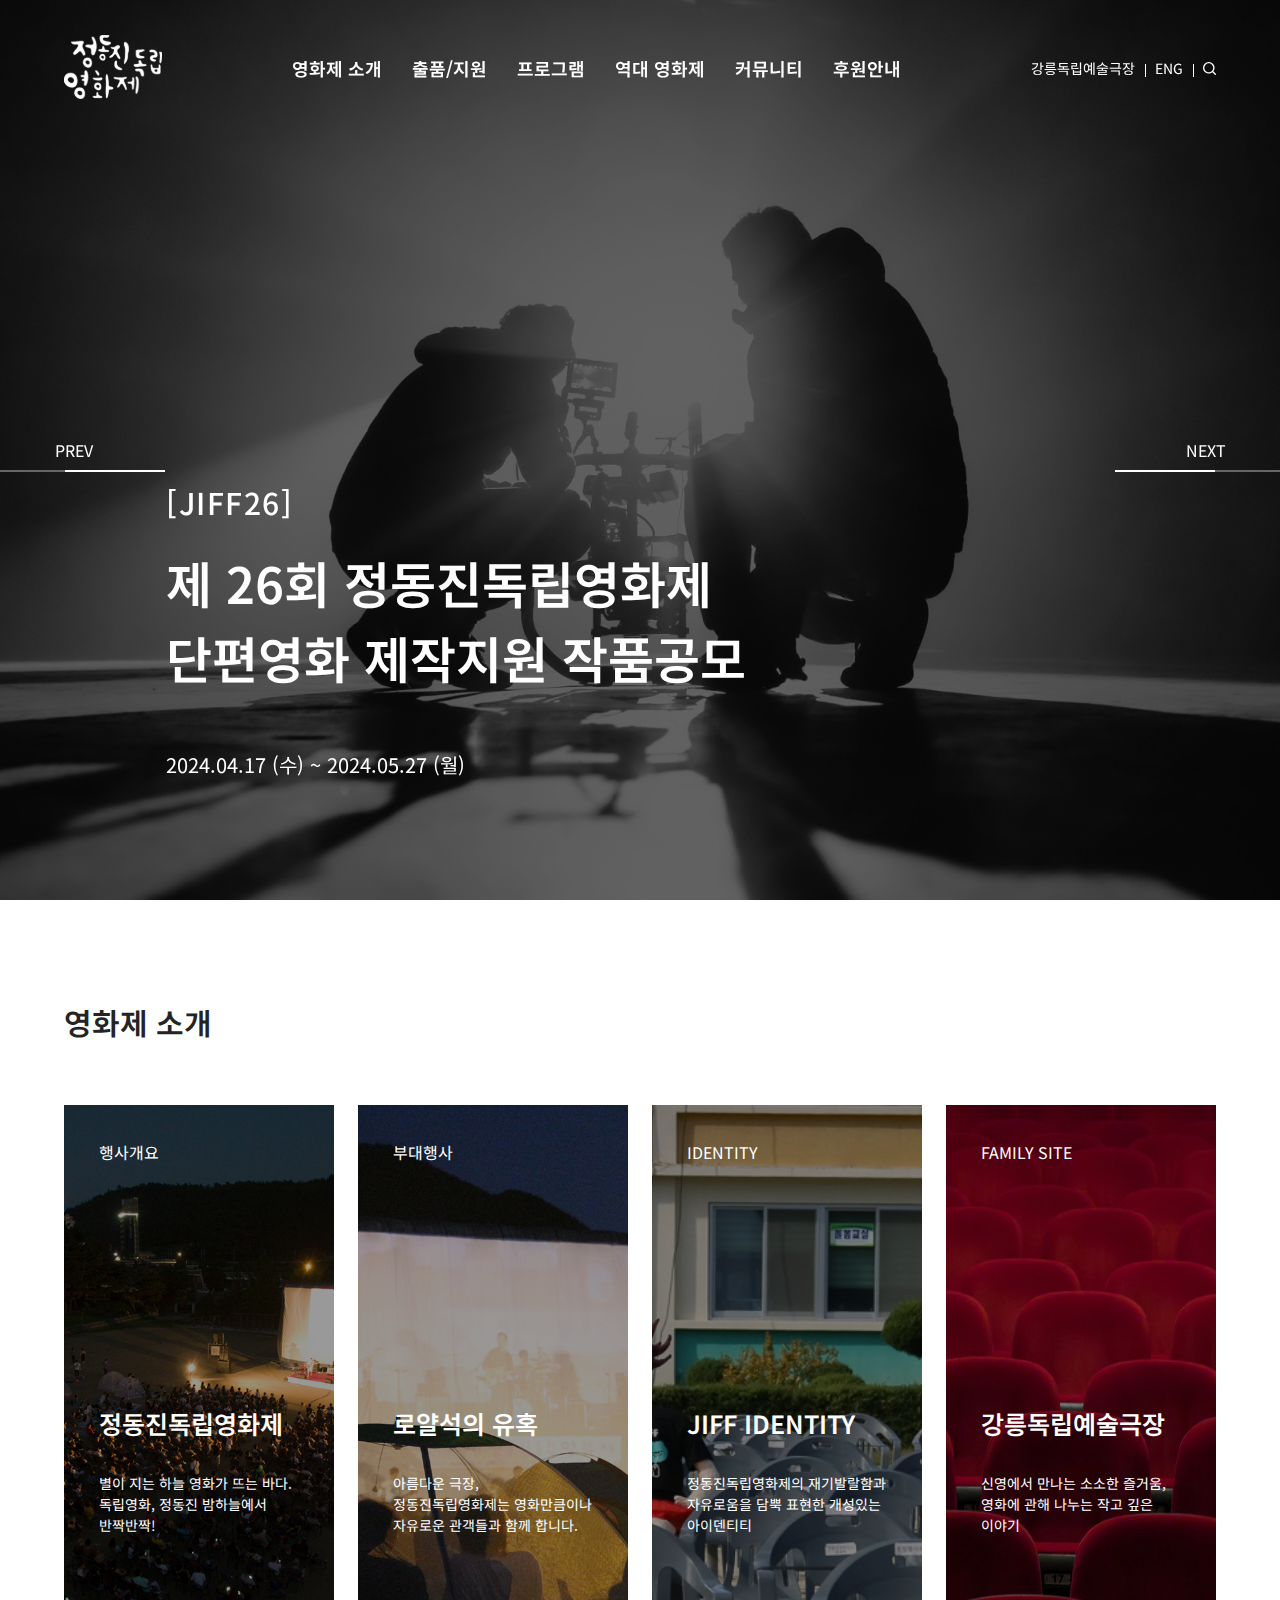
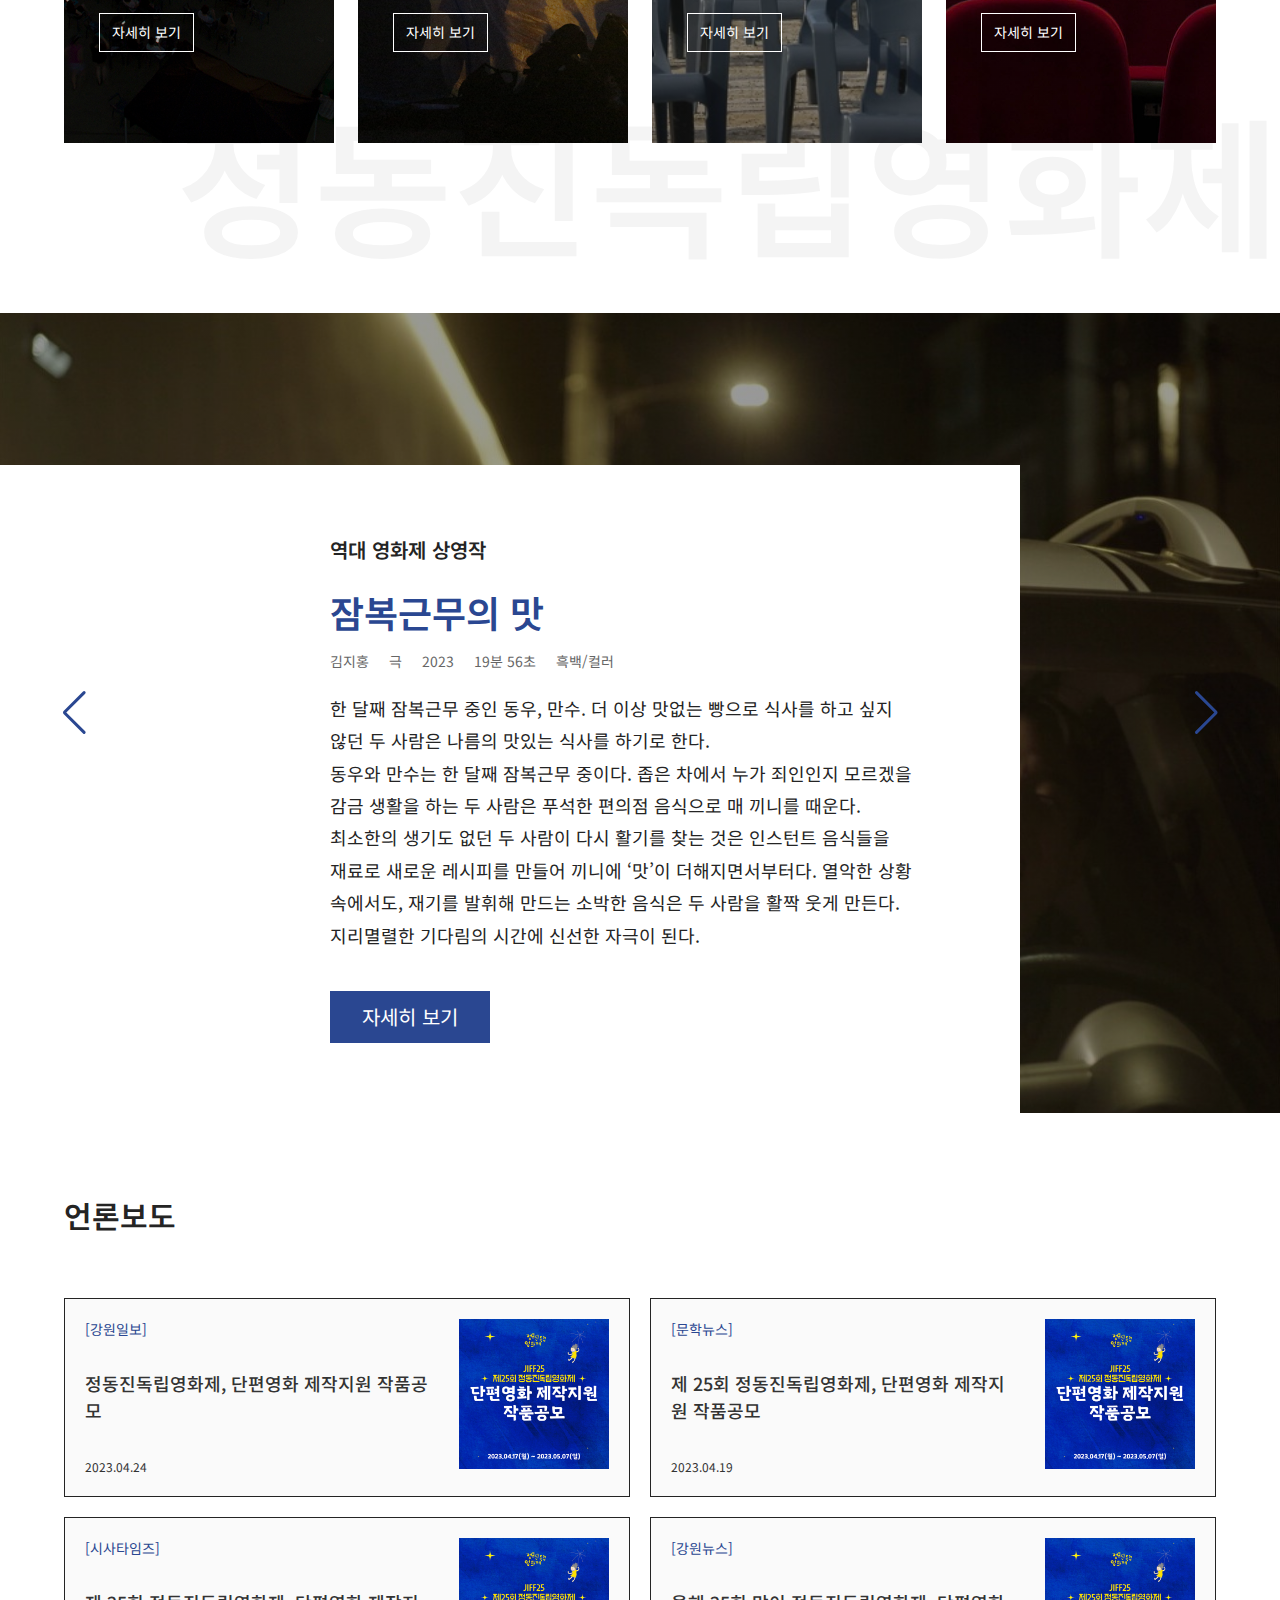
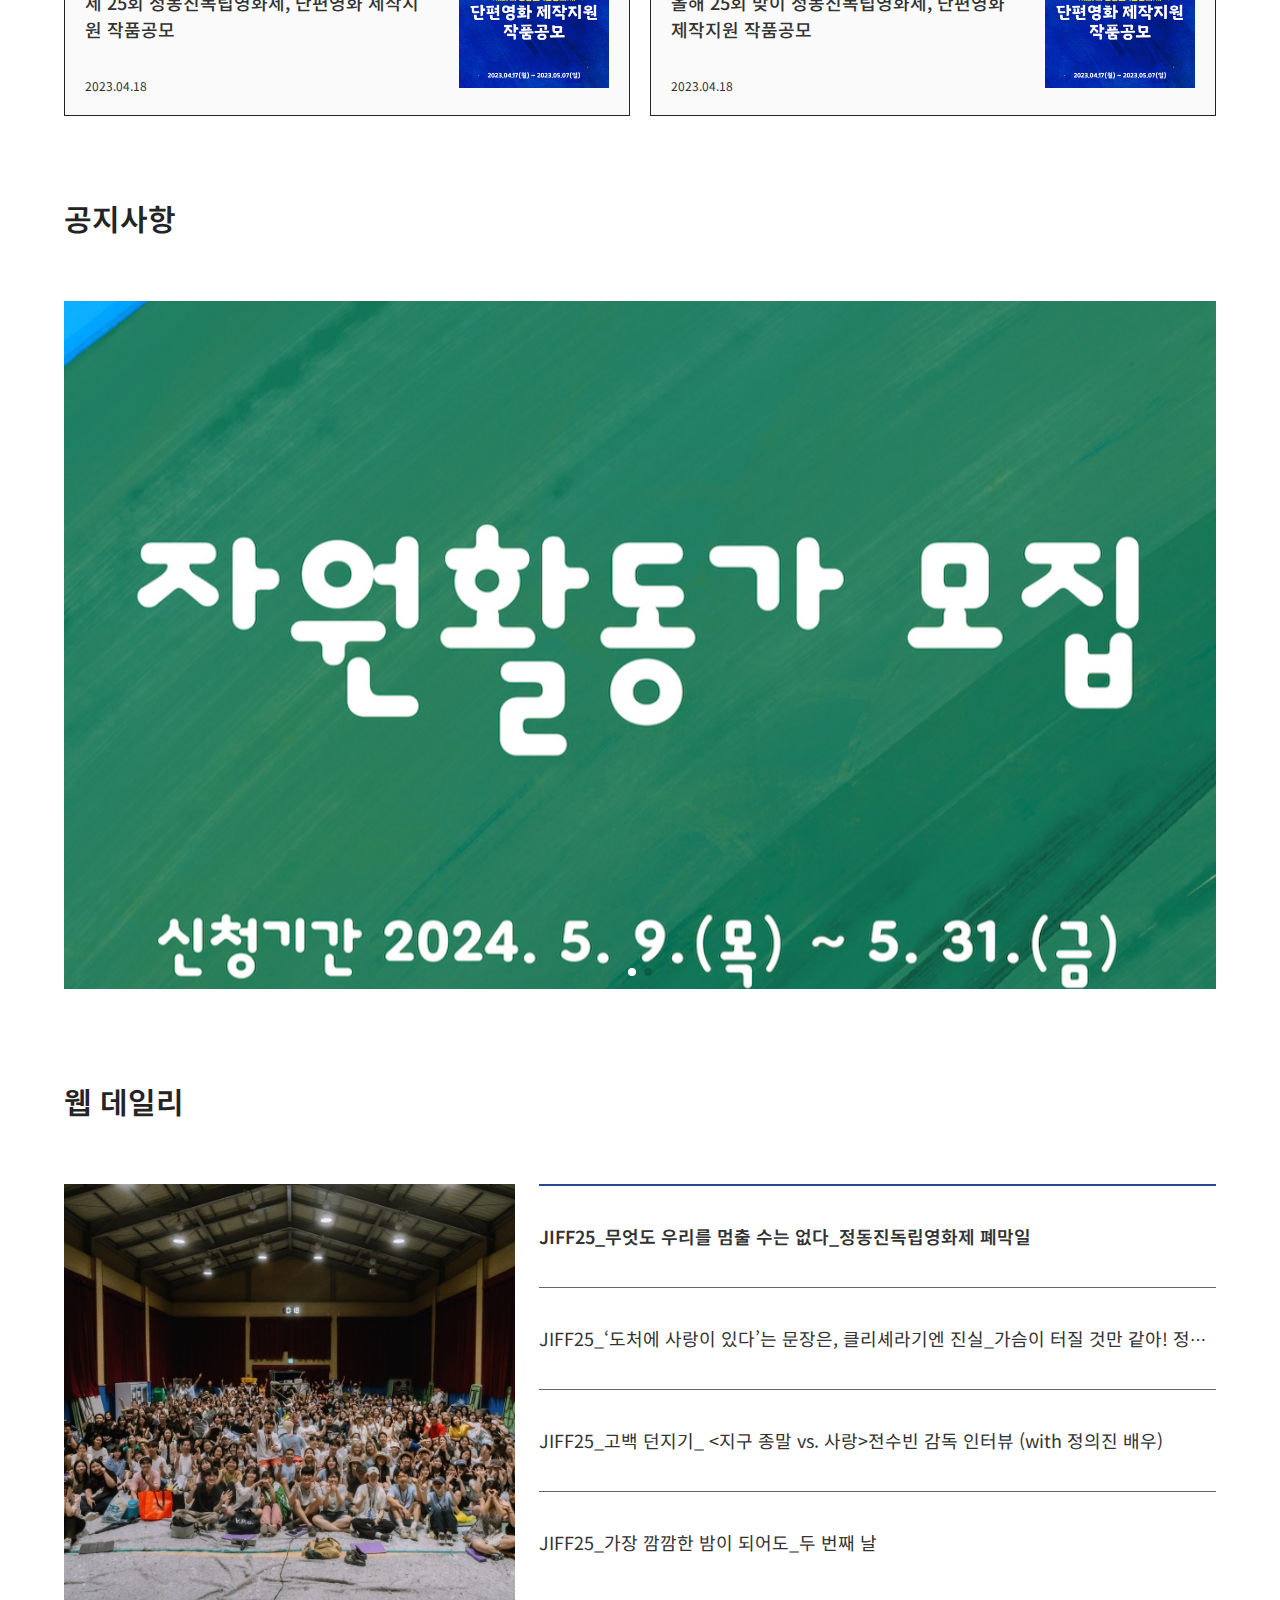
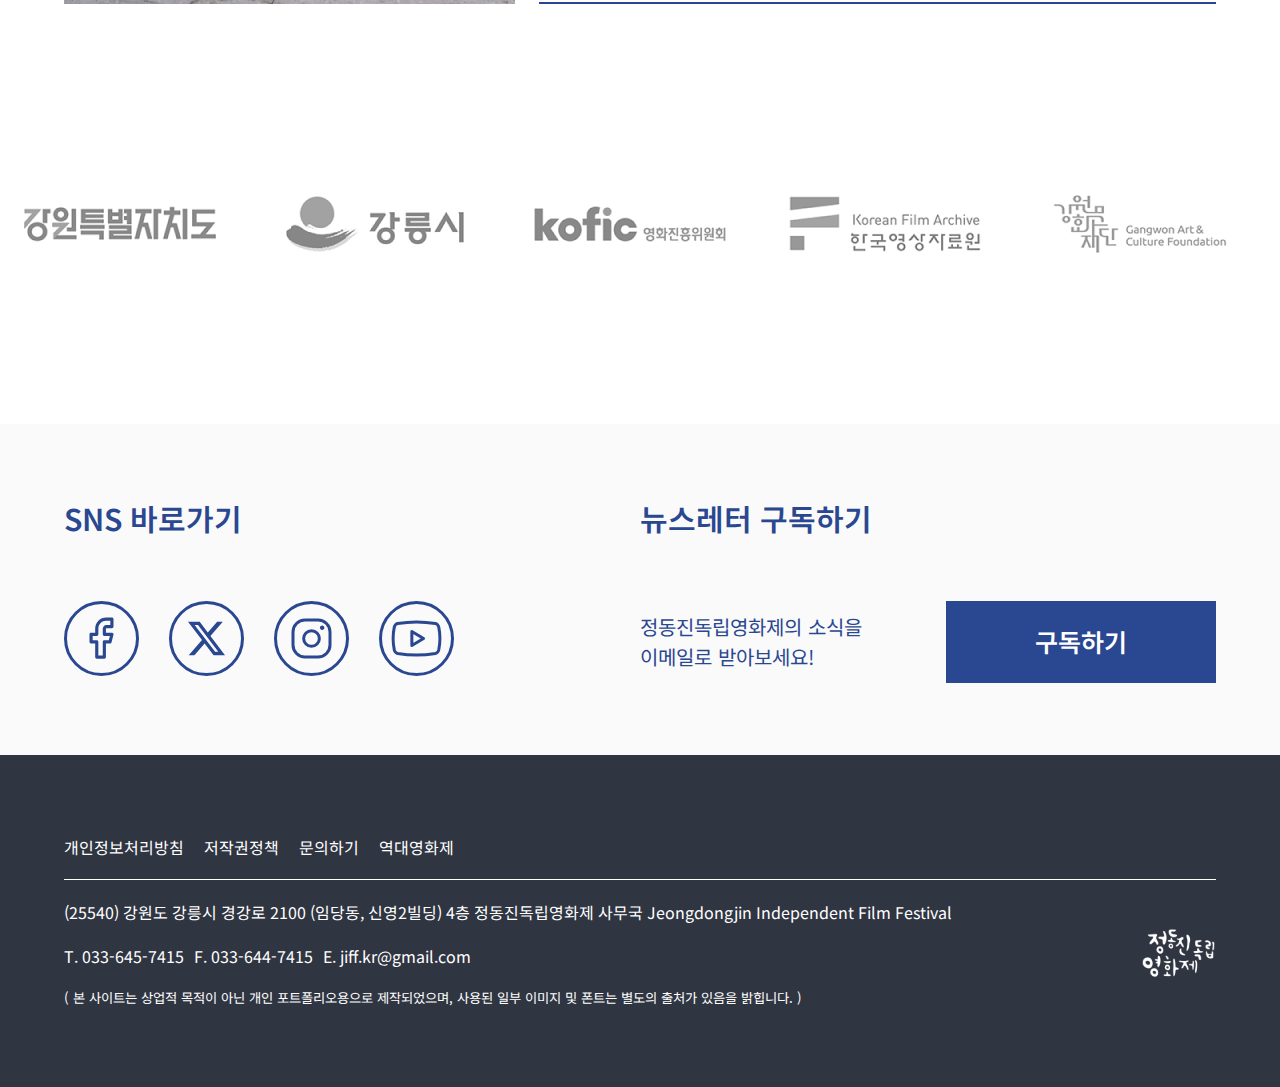
<file: index.html>
<!DOCTYPE html>
<html lang="ko">

<head>
  <meta charset="UTF-8">
  <meta name="viewport" content="width=device-width, initial-scale=1.0">
  <!--ios에서 숫자를 전화번호로 인식하는 것을 방지-->
  <meta name="format-detection" content="telephone=no, e-mail=no">
  <title>정동진독립영화제</title>

  <link rel="shortcut icon" href="img/common/logo-192x192.jpg" type="image/x-icon">
  <!--font-->
  <link rel="preconnect" href="https://fonts.googleapis.com">
  <link rel="preconnect" href="https://fonts.gstatic.com" crossorigin>
  <link href="https://fonts.googleapis.com/css2?family=Noto+Sans+KR:wght@100..900&display=swap" rel="stylesheet">
  <!-- <link rel="stylesheet" href="css/font.css"> -->

  <!--web icon-->
  <link rel="stylesheet" href="https://cdn.jsdelivr.net/npm/bootstrap-icons@1.11.3/font/bootstrap-icons.min.css">

  <!--css-->
  <link rel="stylesheet" href="css/reset.css">
  <!--swiper-->
  <link rel="stylesheet" href="css/swiper-bundle.min.css">
  <link rel="stylesheet" href="css/common.css">
  <link rel="stylesheet" href="css/main.css">
  <!--js-->
  <script src="js/jquery-3.7.1.min.js"></script>
  <script src="js/swiper-bundle.min.js"></script>
  <script src="js/common.js"></script>
  <script src="js/main.js"></script>
</head>

<body>
  <div id="wrap">
    <!--header-->
    <header id="header">
      <div class="inner">
        <h1>
          <a href="index.html"><img src="img/common/logo_white.svg" alt="정동진독립영화제"></a>
        </h1>
        <!--.gnb-->
        <nav>
          <ul class="gnb">
            <li><a href="sub/info01_info.html">영화제 소개</a>
              <!--.depth2-->
              <ul class="depth2">
                <li><a href="sub/info01_info.html">행사 개요</a></li>
                <li><a href="sub/info02_guide.html">영화제 가이드</a></li>
                <li><a href="#">후원/협찬</a></li>
                <li><a href="#">아이덴티티</a></li>
              </ul>
            </li>
            <li><a href="#">출품/지원</a>
              <!--.depth2-->
              <ul class="depth2">
                <li><a href="#">출품</a></li>
                <li><a href="#">지원</a></li>
              </ul>
            </li>
            <li><a href="sub/program.html">프로그램</a>
              <!--.depth2-->
              <ul class="depth2">
                <li><a href="sub/program.html">부대행사</a></li>
              </ul>
            </li>
            <li><a href="sub/movie01_movie.html">역대 영화제</a>
              <!--.depth2-->
              <ul class="depth2">
                <li><a href="sub/movie01_movie.html">상영작</a></li>
                <li><a href="#">상영 시간표</a></li>
                <li><a href="sub/movie03_search.html">상영작 검색</a></li>
              </ul>
            </li>
            <li><a href="#">커뮤니티</a>
              <!--.depth2-->
              <ul class="depth2">
                <li><a href="#">공지사항</a></li>
                <li><a href="#">자유게시판</a></li>
                <li><a href="#">이벤트게시판</a></li>
                <li><a href="#">뉴스레터</a></li>
                <li><a href="#">언론보도</a></li>
                <li><a href="#">웹데일리</a></li>
                <li><a href="#">사진첩</a></li>
              </ul>
            </li>
            <li><a href="#">후원안내</a>
              <!--.depth2-->
              <ul class="depth2">
                <li><a href="#">후원 안내</a></li>
                <li><a href="#">명예의 전당</a></li>
              </ul>
            </li>
          </ul>
        </nav>
        <button class="ham">모바일메뉴</button>
        <!--.util-->
        <div class="util">
          <a href="https://theque.tistory.com/">강릉독립예술극장</a>
          <a href="#">ENG</a>
          <a href="sub/movie03_search.html" class="btn_sch"><img src="img/common/icon_sch_w.svg" alt="검색"></a>
        </div><!--.util-->
      </div><!--.inner-->
      <div class="depth2_bg"></div>

      <!--mobile menu-->
      <div class="mmenu">

        <div class="mheader">
          <div class="mheader_inner">
            <div class="mlogo"><a href="index.html"><img src="img/common/logo.svg" alt="정동진독립영화제"></a></div>
            <div class="mheader_right">
              <ul class="mutil">
                <li><a href="https://theque.tistory.com/">강릉독립예술극장</a></li>
                <li><a href="#">ENG</a></li>
                <li><a href="sub/movie03_search.html">검색</a></li>
              </ul>
              <button class="mmenu_close">모바일메뉴닫기</button>
            </div>
          </div><!--.mmenu_inner-->
        </div><!--.mheader-->

        <div class="mgnb_area">
          <ul class="mgnb">
            <li>
              <div class="mdepth1">
                <a href="#">영화제 소개</a>
                <i class="bi bi-chevron-up slide_down"></i>
              </div>
              <!--.mdepth2-->
              <ul class="mdepth2">
                <li><a href="sub/info01_info.html">행사 개요</a></li>
                <li><a href="sub/info02_guide.html">영화제 가이드</a></li>
                <li><a href="#">후원/협찬</a></li>
                <li><a href="#">아이덴티티</a></li>
              </ul>
            </li>
            <li>
              <div class="mdepth1">
                <a href="#">출품/지원</a>
                <i class="bi bi-chevron-up slide_down"></i>
              </div>
              <!--.mdepth2-->
              <ul class="mdepth2">
                <li><a href="#">출품</a></li>
                <li><a href="#">지원</a></li>
              </ul>
            </li>
            <li>
              <div class="mdepth1">
                <a href="#">프로그램</a>
                <i class="bi bi-chevron-up slide_down"></i>
              </div>
              <!--.mdepth2-->
              <ul class="mdepth2">
                <li><a href="sub/program.html">부대행사</a></li>
              </ul>
            </li>
            <li>
              <div class="mdepth1">
                <a href="#">역대 영화제</a>
                <i class="bi bi-chevron-up slide_down"></i>
              </div>
              <!--.mdepth2-->
              <ul class="mdepth2">
                <li><a href="sub/movie01_movie.html">상영작</a></li>
                <li><a href="#">상영 시간표</a></li>
                <li><a href="sub/movie03_search.html">상영작 검색</a></li>
              </ul>
            </li>
            <li>
              <div class="mdepth1">
                <a href="#">커뮤니티</a>
                <i class="bi bi-chevron-up slide_down"></i>
              </div>
              <!--.mdepth2-->
              <ul class="mdepth2">
                <li><a href="#">공지사항</a></li>
                <li><a href="#">자유게시판</a></li>
                <li><a href="#">이벤트게시판</a></li>
                <li><a href="#">뉴스레터</a></li>
                <li><a href="#">언론보도</a></li>
                <li><a href="#">웹데일리</a></li>
                <li><a href="#">사진첩</a></li>
              </ul>
            </li>
            <li>
              <div class="mdepth1">
                <a href="#">후원 안내</a>
                <i class="bi bi-chevron-up slide_down"></i>
              </div>
              <!--.mdepth2-->
              <ul class="mdepth2">
                <li><a href="#">후원 안내</a></li>
                <li><a href="#">명예의 전당</a></li>
              </ul>
            </li>
          </ul>
        </div><!--.mgnb_area-->

      </div><!--.mmenu-->
    </header>

    <!--main-->
    <main id="main">
      <!--banner-->
      <section id="banner">
        <div class="swiper mb">
          <ul class="swiper-wrapper">
            <li class="swiper-slide mb1">
              <a href="#">
                <div class="mb_txt">
                  <!--::before{content:'[JIFF26]';}-->
                  <h3>제 26회 정동진독립영화제<br>단편영화 제작지원 작품공모</h3>
                  <p>2024.04.17 (수) ~ 2024.05.27 (월)</p>
                </div>
              </a>
            </li>
            <li class="swiper-slide mb2">
              <a href="#">
                <div class="mb_txt">
                  <!--::before{content:'[JIFF26]';}-->
                  <h3>제 26회 정동진독립영화제<br>개최 안내</h3>
                  <p>2024.08.02 (금) ~ 2024.08.04 (일)</p>
                </div>
              </a>
            </li>
          </ul>
          <div class="mb_ctrl">
            <div class="swiper-button-prev">PREV</div>
            <div class="swiper-button-next">NEXT</div>
          </div>
        </div>
        <div class="scroll_down">
          <img src="img/common/icon_srolldown.svg" alt="스크롤을 내리세요">
        </div>
      </section>

      <!--introduce-->
      <section class="introduce">
        <div class="inner">
          <div class="tit">
            <h2>영화제 소개</h2>
          </div>
          <ul class="introduce_list">
            <li class="default">
              <strong>행사개요</strong>
              <h4>정동진독립영화제</h4>
              <p>별이 지는 하늘 영화가 뜨는 바다. 독립영화, 정동진 밤하늘에서 반짝반짝!</p>
              <a href="sub/info01_info.html" class="btn_view">자세히 보기</a>
              <a href="sub/info01_info.html" class="mbtn_view">
                <i class="bi bi-chevron-right"></i>
              </a>
            </li>
            <li class="default">
              <strong>부대행사</strong>
              <h4>로얄석의 유혹</h4>
              <p>아름다운 극장, 정동진독립영화제는 영화만큼이나 자유로운 관객들과 함께 합니다.</p>
              <a href="sub/program.html" class="btn_view">자세히 보기</a>
              <a href="sub/program.html" class="mbtn_view">
                <i class="bi bi-chevron-right"></i>
              </a>
            </li>
            <li class="default">
              <strong>IDENTITY</strong>
              <h4>JIFF IDENTITY</h4>
              <p>정동진독립영화제의 재기발랄함과 자유로움을 담뿍 표현한 개성있는 아이덴티티</p>
              <a href="#" class="btn_view">자세히 보기</a>
              <a href="#" class="mbtn_view">
                <i class="bi bi-chevron-right"></i>
              </a>
            </li>
            <li class="default">
              <strong>FAMILY SITE</strong>
              <h4>강릉독립예술극장</h4>
              <p>신영에서 만나는 소소한 즐거움, 영화에 관해 나누는 작고 깊은 이야기</p>
              <a href="https://theque.tistory.com/" class="btn_view">자세히 보기</a>
              <a href="https://theque.tistory.com/" class="mbtn_view">
                <i class="bi bi-chevron-right"></i>
              </a>
            </li>
          </ul>
        </div>
      </section>

      <!--movie-->
      <section class="movie">
        <div class="swiper movie_list">
          <ul class="swiper-wrapper">
            <li class="swiper-slide movie1">
              <div class="txt_box">
                <strong>역대 영화제 상영작</strong>
                <h5>잠복근무의 맛</h5>
                <ul class="excerpt">
                  <li>김지홍</li>
                  <li>극</li>
                  <li>2023</li>
                  <li>19분 56초</li>
                  <li>흑백/컬러</li>
                </ul>
                <p>한 달째 잠복근무 중인 동우, 만수. 더 이상 맛없는 빵으로 식사를 하고 싶지 않던 두 사람은 나름의 맛있는 식사를 하기로 한다.<br>동우와 만수는 한 달째 잠복근무 중이다. 좁은
                  차에서
                  누가 죄인인지 모르겠을 감금 생활을 하는 두 사람은 푸석한 편의점 음식으로 매 끼니를 때운다. 최소한의 생기도 없던 두 사람이 다시 활기를 찾는 것은 인스턴트 음식들을 재료로 새로운
                  레시피를
                  만들어 끼니에 ‘맛’이 더해지면서부터다. 열악한 상황 속에서도, 재기를 발휘해 만드는 소박한 음식은 두 사람을 활짝 웃게 만든다. 지리멸렬한 기다림의 시간에 신선한 자극이 된다.
                </p>
                <a href="#" class="btn_view">자세히 보기</a>
              </div><!--.txt_box-->
            </li>
            <li class="swiper-slide movie2">
              <div class="txt_box">
                <strong>역대 영화제 상영작</strong>
                <h5>빨간마스크 KF94</h5>
                <ul class="excerpt">
                  <li>김민하</li>
                  <li>극</li>
                  <li>2022</li>
                  <li>16분</li>
                  <li>컬러</li>
                </ul>
                <p>일본 귀신 빨간마스크가 마주한 코로나 팬데믹.<br>귀까지 찢어진 입을 보여주며 자신이 예쁘냐 묻는 도시 괴담의 전설 ‘빨간마스크’
                  많은 이들이 일본에서 건너왔던 그녀에 대한 추억을 가지고 있다. 하지만 언젠가부터 이런 도시 괴담은 시들어지고 있다. 아마도 우리 삶의 현실이 괴담보다 무서워지고 있기 때문이지
                  않을까. 추억의 '빨간마스크'가 오늘날 대한민국에 온다면 어떤 일이 벌어질까? 종교, 정치, 젠더, 국가, 지역, 역사, 빈부, 전염. 귀까지 찢어진 그녀의 입보다 무서운 혐오와
                  차별, 그리고 코로나의 시대. 과연 그녀는 오늘의 대한민국에서 무사히 마스크를 벗을 수 있을 것인가.
                </p>
                <a href="#" class="btn_view">자세히 보기</a>
              </div><!--.txt_box-->
            </li>
          </ul>
          <div class="mb_ctrl">
            <div class="swiper-button-prev"></div>
            <div class="swiper-button-next"></div>
          </div>
        </div>
      </section>

      <!--notice-->
      <section class="notice">
        <div class="inner">
          <div class="left">
            <div class="tit">
              <h2>언론보도</h2>
              <div class="btn_more">+ 더보기</div>
            </div>
            <ul class="news_list">
              <li>
                <a href="#">
                  <span class="name">강원일보</span>
                  <p>정동진독립영화제, 단편영화 제작지원 작품공모</p>
                  <span class="date">2023.04.24</span>
                  <i class="bi bi-plus-lg btn_plus"></i>
                </a>
              </li>
              <li>
                <a href="#">
                  <span class="name">문학뉴스</span>
                  <p>제 25회 정동진독립영화제, 단편영화 제작지원 작품공모</p>
                  <span class="date">2023.04.19</span>
                  <i class="bi bi-plus-lg btn_plus"></i>
                </a>
              </li>
              <li>
                <a href="#">
                  <span class="name">시사타임즈</span>
                  <p>제 25회 정동진독립영화제, 단편영화 제작지원 작품공모</p>
                  <span class="date">2023.04.18</span>
                  <i class="bi bi-plus-lg btn_plus"></i>
                </a>
              </li>
              <li>
                <a href="#">
                  <span class="name">강원신문</span>
                  <p>올해 25회 맞이 정동진독립영화제, 단편영화 제작지원 작품공모</p>
                  <span class="date">2023.04.18</span>
                  <i class="bi bi-plus-lg btn_plus"></i>
                </a>
              </li>
              <li>
                <a href="#">
                  <span class="name">강원도민일보</span>
                  <p>스크린 속 양양 바다·원주 사찰…강원 영화계 채우는 봄 기운</p>
                  <span class="date">2023.03.27</span>
                  <i class="bi bi-plus-lg btn_plus"></i>
                </a>
              </li>
              <li>
                <a href="#">
                  <span class="name">강원일보</span>
                  <p>올해 정동진독립영화제 강릉 지역영화 아카데미 신설</p>
                  <span class="date">2023.03.22</span>
                  <i class="bi bi-plus-lg btn_plus"></i>
                </a>
              </li>
            </ul>

            <!--mobiel-news-card-->
            <div class="mnews_wrap">
              <ul class="mnews_list">
                <li>
                  <a href="#">
                    <div class="mnews_card">
                      <div class="txt_box">
                        <span class="mname">[강원일보]</span>
                        <span class="mtit">정동진독립영화제, 단편영화 제작지원 작품공모</span>
                        <span class="mdate">2023.04.24</span>
                      </div>
                      <div class="img_box">
                        <img src="img/main/news01.jpg" alt="단편영화 제작지원 공모">
                      </div>
                    </div>
                  </a>
                </li>
                <li>
                  <a href="#">
                    <div class="mnews_card">
                      <div class="txt_box">
                        <span class="mname">[문학뉴스]</span>
                        <span class="mtit">제 25회 정동진독립영화제, 단편영화 제작지원 작품공모</span>
                        <span class="mdate">2023.04.19</span>
                      </div>
                      <div class="img_box">
                        <img src="img/main/news01.jpg" alt="단편영화 제작지원 공모">
                      </div>
                    </div>
                  </a>
                </li>
                <li>
                  <a href="#">
                    <div class="mnews_card">
                      <div class="txt_box">
                        <span class="mname">[시사타임즈]</span>
                        <span class="mtit">제 25회 정동진독립영화제, 단편영화 제작지원 작품공모</span>
                        <span class="mdate">2023.04.18</span>
                      </div>
                      <div class="img_box">
                        <img src="img/main/news01.jpg" alt="단편영화 제작지원 공모">
                      </div>
                    </div>
                  </a>
                </li>
                <li>
                  <a href="#">
                    <div class="mnews_card">
                      <div class="txt_box">
                        <span class="mname">[강원뉴스]</span>
                        <span class="mtit">올해 25회 맞이 정동진독립영화제, 단편영화 제작지원 작품공모</span>
                        <span class="mdate">2023.04.18</span>
                      </div>
                      <div class="img_box">
                        <img src="img/main/news01.jpg" alt="단편영화 제작지원 공모">
                      </div>
                    </div>
                  </a>
                </li>
              </ul>
            </div>
          </div><!--.left-->
          <div class="right">
            <div class="tit">
              <h2>공지사항</h2>
              <div class="btn_more">+ 더보기</div>
            </div>
            <div class="swiper notice_list">
              <ul class="swiper-wrapper">
                <li class="swiper-slide notice1"><a href="#"></a></li>
                <li class="swiper-slide notice2"><a href="#"></a></li>
              </ul>
              <div class="swiper-pagination"></div>
            </div><!--.swiper-->
          </div><!--.right-->
        </div><!--.inner-->
      </section>

      <!--daily-->
      <section class="daily">
        <div class="inner">
          <div class="tit">
            <h2>웹 데일리</h2>
            <div class="btn_more">+ 더보기</div>
          </div>
          <div class="daily_area">
            <div class="img_box">
              <img src="img/main/daily01.jpg" alt="웹데일리">
              <img src="img/main/daily02.jpg" alt="웹데일리">
              <img src="img/main/daily03.jpg" alt="웹데일리">
              <img src="img/main/daily04.jpg" alt="웹데일리">
            </div>
            <div class="txt_box">
              <ul class="daily_list">
                <li class="active"><a href="#">JIFF25_무엇도 우리를 멈출 수는 없다_정동진독립영화제 폐막일</a></li>
                <li><a href="#">JIFF25_‘도처에 사랑이 있다’는 문장은, 클리셰라기엔 진실_가슴이 터질 것만 같아! 정인혁 감독 인터뷰</a></li>
                <li><a href="#">JIFF25_고백 던지기_ &lt;지구 종말 vs. 사랑&gt;전수빈 감독 인터뷰 (with 정의진 배우)</a></li>
                <li><a href="#">JIFF25_가장 깜깜한 밤이 되어도_두 번째 날</a></li>
              </ul>
            </div>
          </div>
        </div>
      </section>

      <!--partners-->
      <section class="partners">
        <div class="marquee_area">
          <ul class="marquee01">
            <li><img src="img/main/jiff_sponsor_1.png" alt="스폰서"></li>
            <li><img src="img/main/jiff_sponsor_2.png" alt="스폰서"></li>
            <li><img src="img/main/jiff_sponsor_3.png" alt="스폰서"></li>
            <li><img src="img/main/jiff_sponsor_4.png" alt="스폰서"></li>
            <li><img src="img/main/jiff_sponsor_5.png" alt="스폰서"></li>
            <li><img src="img/main/jiff_sponsor_6.png" alt="스폰서"></li>
            <li><img src="img/main/jiff_sponsor_7.png" alt="스폰서"></li>
            <li><img src="img/main/jiff_sponsor_8.png" alt="스폰서"></li>
            <li><img src="img/main/jiff_sponsor_9.png" alt="스폰서"></li>
            <li><img src="img/main/jiff_sponsor_10.png" alt="스폰서"></li>
            <li><img src="img/main/jiff_sponsor_11.png" alt="스폰서"></li>
            <li><img src="img/main/jiff_sponsor_12.png" alt="스폰서"></li>
            <li><img src="img/main/jiff_sponsor_13.png" alt="스폰서"></li>
            <li><img src="img/main/jiff_sponsor_14.png" alt="스폰서"></li>
            <li><img src="img/main/jiff_sponsor_15.png" alt="스폰서"></li>
            <li><img src="img/main/jiff_sponsor_16.png" alt="스폰서"></li>
          </ul>
          <ul class="marquee02">
            <li><img src="img/main/jiff_sponsor_1.png" alt="스폰서"></li>
            <li><img src="img/main/jiff_sponsor_2.png" alt="스폰서"></li>
            <li><img src="img/main/jiff_sponsor_3.png" alt="스폰서"></li>
            <li><img src="img/main/jiff_sponsor_4.png" alt="스폰서"></li>
            <li><img src="img/main/jiff_sponsor_5.png" alt="스폰서"></li>
            <li><img src="img/main/jiff_sponsor_6.png" alt="스폰서"></li>
            <li><img src="img/main/jiff_sponsor_7.png" alt="스폰서"></li>
            <li><img src="img/main/jiff_sponsor_8.png" alt="스폰서"></li>
            <li><img src="img/main/jiff_sponsor_9.png" alt="스폰서"></li>
            <li><img src="img/main/jiff_sponsor_10.png" alt="스폰서"></li>
            <li><img src="img/main/jiff_sponsor_11.png" alt="스폰서"></li>
            <li><img src="img/main/jiff_sponsor_12.png" alt="스폰서"></li>
            <li><img src="img/main/jiff_sponsor_13.png" alt="스폰서"></li>
            <li><img src="img/main/jiff_sponsor_14.png" alt="스폰서"></li>
            <li><img src="img/main/jiff_sponsor_15.png" alt="스폰서"></li>
            <li><img src="img/main/jiff_sponsor_16.png" alt="스폰서"></li>
          </ul>
        </div>
      </section>

      <!--sns-->
      <section class="sns">
        <div class="inner">
          <div class="sns_area">
            <h6>SNS 바로가기</h6>
            <ul>
              <li><a href="#"><img src="img/common/btn_facebook.svg" alt="페이스북"></a></li>
              <li><a href="#"><img src="img/common/btn_twitter.svg" alt="트위터"></a></li>
              <li><a href="#"><img src="img/common/btn_instagram.svg" alt="인스타그램"></a></li>
              <li><a href="#"><img src="img/common/btn_youtube.svg" alt="유튜브"></a></li>
            </ul>
          </div><!--.sns_area-->
          <div class="newsletter_area">
            <h6>뉴스레터 구독하기</h6>
            <div class="txt_box">
              <p>정동진독립영화제의 소식을<br>이메일로 받아보세요!</p>
              <a href="#" class="btn_view">구독하기</a>
            </div><!--.btn_view-->
          </div><!--.newsletter_area-->
        </div><!--.inner-->
      </section>
    </main>

    <!--footer-->
    <footer id="footer">
      <div class="inner">
        <div class="footer_top">
          <ul>
            <li><a href="#">개인정보처리방침</a></li>
            <li><a href="#">저작권정책</a></li>
            <li><a href="#">문의하기</a></li>
            <li><a href="#">역대영화제</a></li>
          </ul>
        </div>
        <div class="footer_btm">
          <div class="txt_box">
            <address>(25540) 강원도 강릉시 경강로 2100 (임당동, 신영2빌딩) 4층 정동진독립영화제 사무국 Jeongdongjin Independent Film Festival
            </address>
            <p class="tel"><a href="tel:033-645-7415">T. 033-645-7415</a><span>F. 033-644-7415</span><span>E.
                jiff.kr@gmail.com</span>
            </p>
            <small>( 본 사이트는 상업적 목적이 아닌 개인 포트폴리오용으로 제작되었으며, 사용된 일부 이미지 및 폰트는 별도의 출처가 있음을 밝힙니다. )</small>
          </div>
          <div class="img_box"><img src="img/common/f_logo_white.svg" alt="정동진독립영화제"></div>
        </div>
      </div>
    </footer>

    <!--quick-menu-->
    <div class="quick_area">
      <div class="quick_menu">
        <div class="btn_volunteer"><a href="#">출품/지원</a></div>
        <div class="btn_movie"><a href="#">역대 영화제</a></div>
        <div class="btn_map"><a href="#">오시는길</a></div>
      </div>
      <button class="gotop">맨위로</button>
    </div>

    <!--mobile-quick-menu = fab-btn-->
    <div class="fab">
      <div class="fab_area">
        <div class="mbtn_area">
          <div class="mbtn_list">
            <div class="mbtn_volunteer"><a href="#">출품/지원</a></div>
            <div class="mbtn_movie"><a href="#">역대 영화제</a></div>
            <div class="mbtn_map"><a href="#">오시는길</a></div>
            <button class="mbtn_gotop">맨위로</button>
          </div>
        </div>
        <div class="btn_fab_area">
          <button class="btn_fab_close"><img src="img/common/mbtn_fab_close.svg" alt="fab버튼"></button>
          <button class="btn_fab"><img src="img/common/mbtn_fab.svg" alt="fab버튼"></button>
        </div>
      </div>
    </div>

  </div>
</body>

</html>
</file>
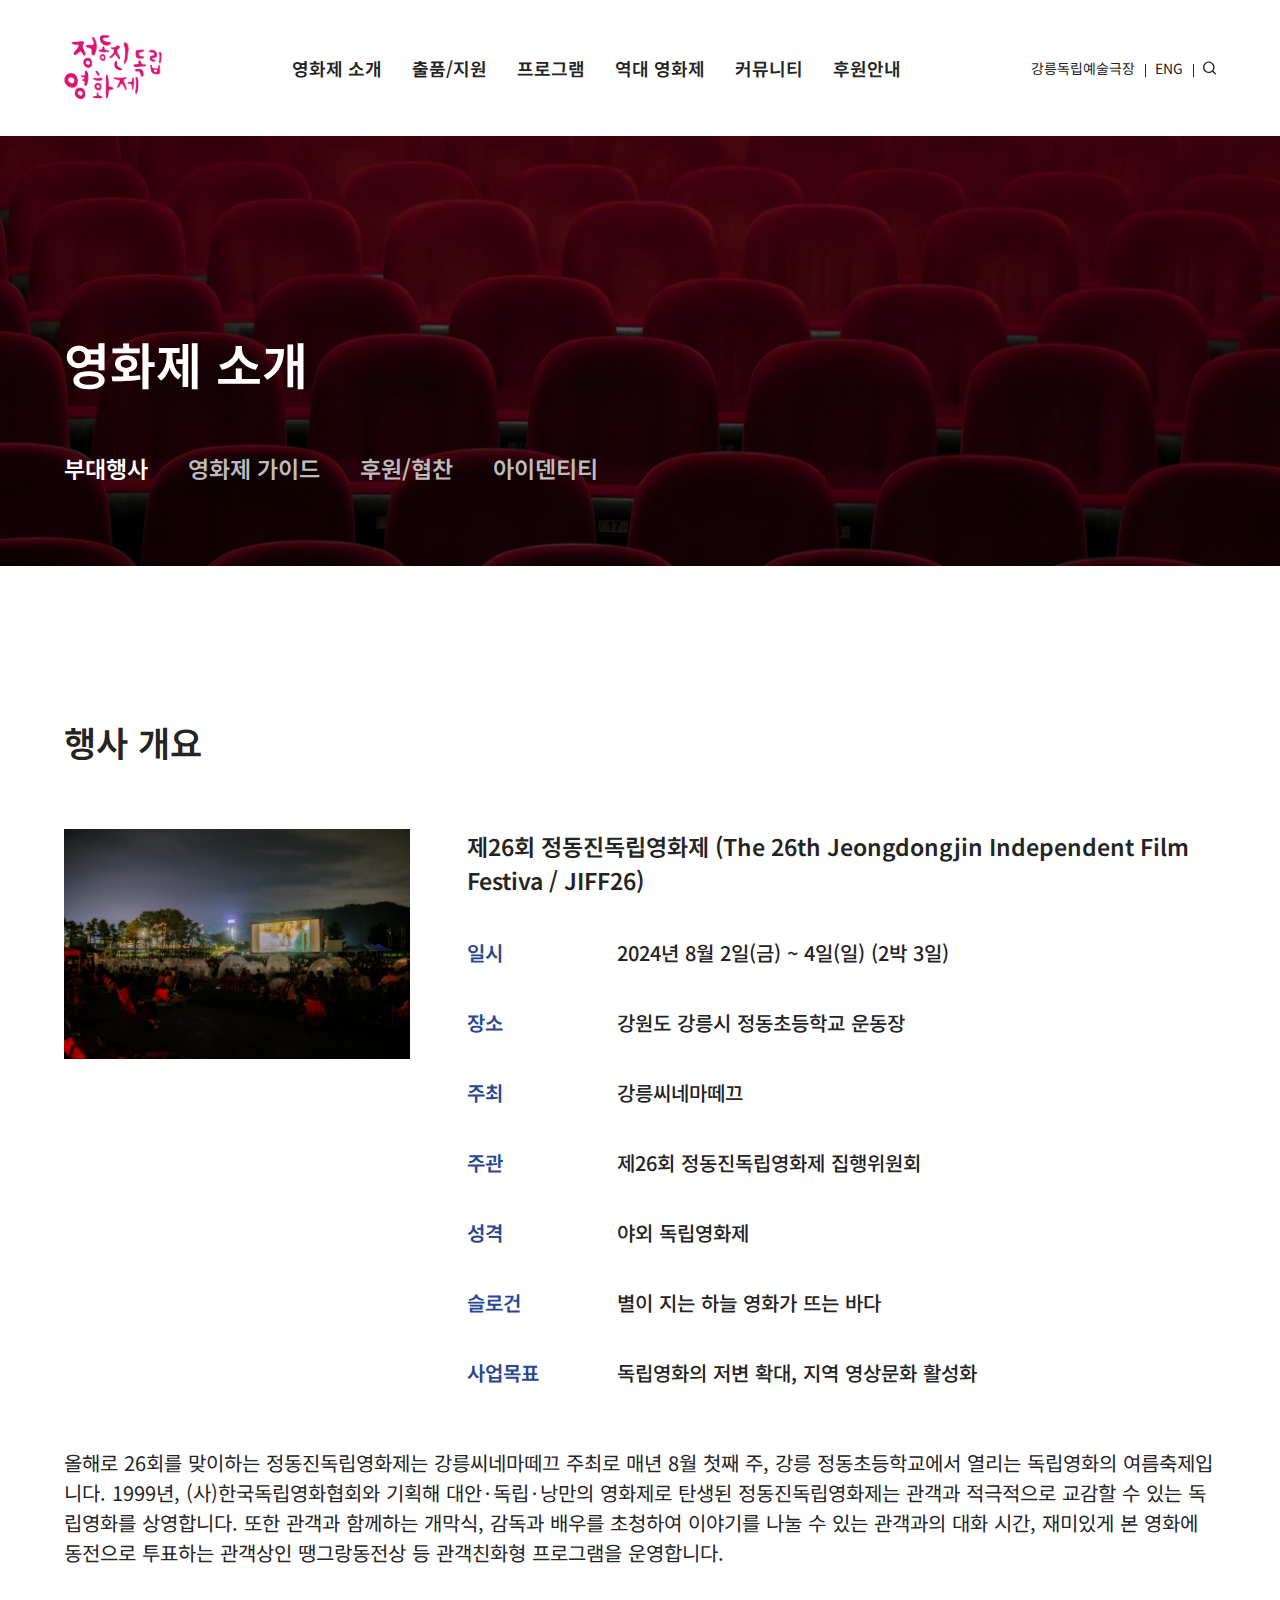
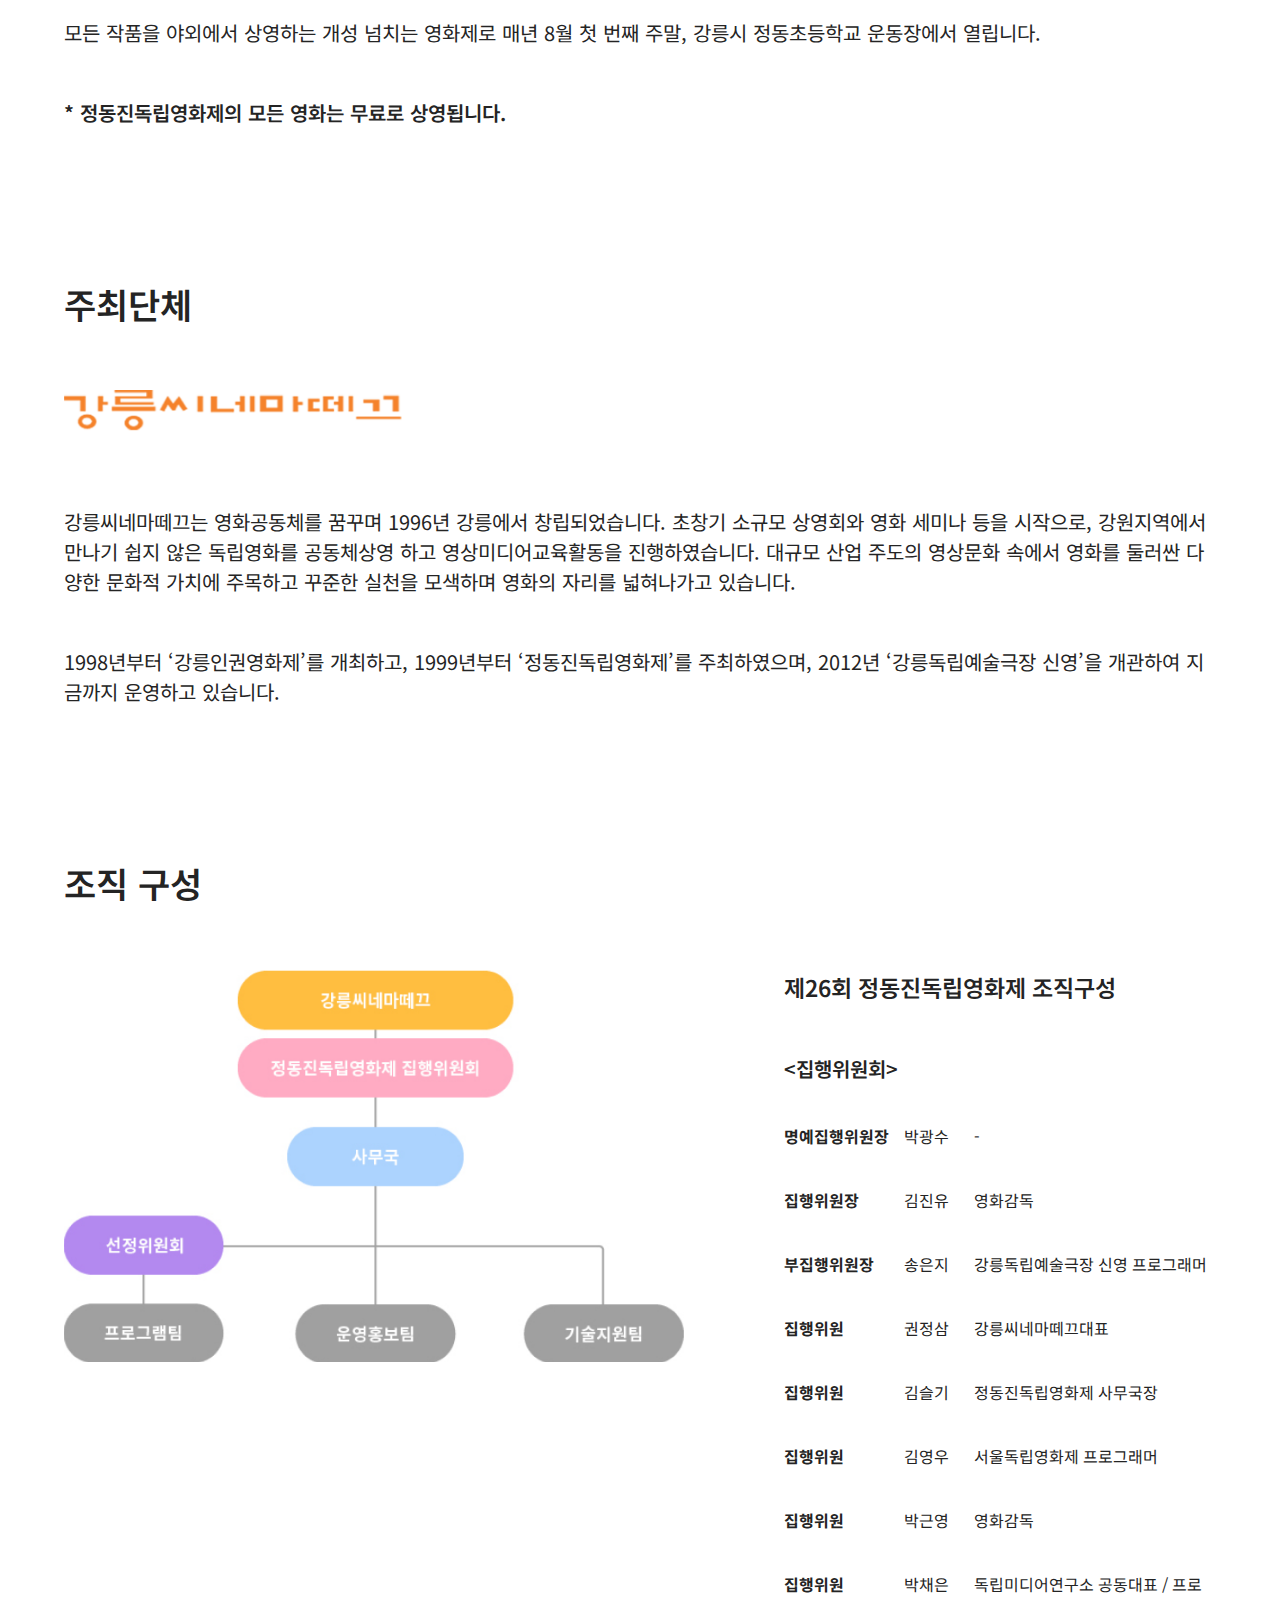
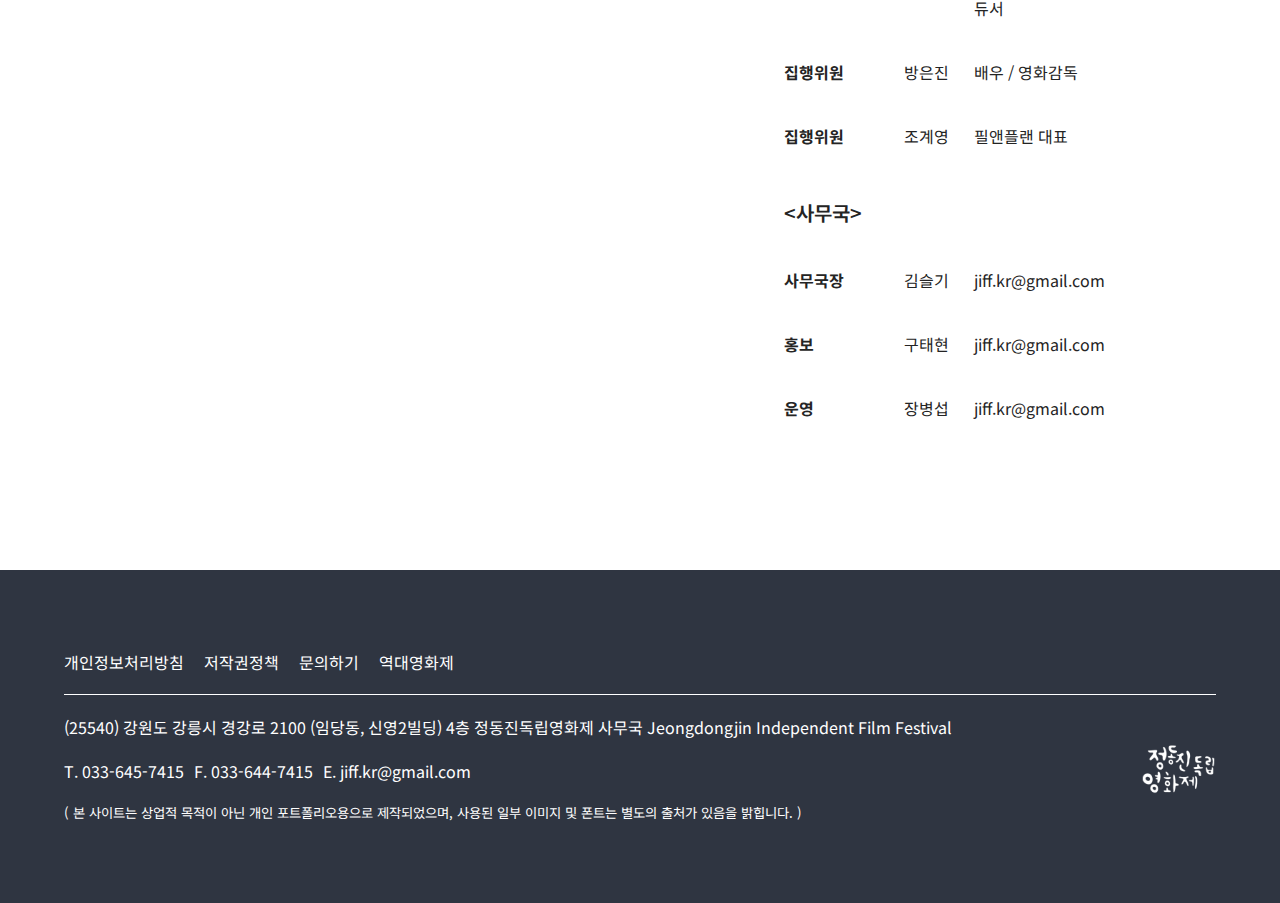
<file: sub/info01_info.html>
<!DOCTYPE html>
<html lang="ko">

<head>
  <meta charset="UTF-8">
  <meta name="viewport" content="width=device-width, initial-scale=1.0">
  <!--ios에서 숫자를 전화번호로 인식하는 것을 방지-->
  <meta name="format-detection" content="telephone=no, e-mail=no">
  <title>정동진독립영화제</title>

  <link rel="shortcut icon" href="../img/common/logo-192x192.jpg" type="image/x-icon">
  <!--font-->
  <link rel="preconnect" href="https://fonts.googleapis.com">
  <link rel="preconnect" href="https://fonts.gstatic.com" crossorigin>
  <link href="https://fonts.googleapis.com/css2?family=Noto+Sans+KR:wght@100..900&display=swap" rel="stylesheet">
  <!-- <link rel="stylesheet" href="css/font.css"> -->

  <!--web icon-->
  <link rel="stylesheet" href="https://cdn.jsdelivr.net/npm/bootstrap-icons@1.11.3/font/bootstrap-icons.min.css">

  <!--css-->
  <link rel="stylesheet" href="../css/reset.css">
  <!--swiper-->
  <link rel="stylesheet" href="../css/swiper-bundle.min.css">
  <link rel="stylesheet" href="../css/common.css">
  <link rel="stylesheet" href="../css/sub.css">
  <!--js-->
  <script src="../js/jquery-3.7.1.min.js"></script>
  <script src="../js/swiper-bundle.min.js"></script>
  <script src="../js/sub.js"></script>
</head>

<body>
  <div id="wrap">
    <!--header-->
    <header id="header" class="sub_header">
      <div class="inner">
        <h1>
          <a href="../index.html"><img src="../img/common/logo.svg" alt="정동진독립영화제"></a>
        </h1>
        <!--.gnb-->
        <nav>
          <ul class="gnb">
            <li><a href="../sub/info01_info.html">영화제 소개</a>
              <!--.depth2-->
              <ul class="depth2">
                <li><a href="../sub/info01_info.html">행사 개요</a></li>
                <li><a href="../sub/info02_guide.html">영화제 가이드</a></li>
                <li><a href="#">후원/협찬</a></li>
                <li><a href="#">아이덴티티</a></li>
              </ul>
            </li>
            <li><a href="#">출품/지원</a>
              <!--.depth2-->
              <ul class="depth2">
                <li><a href="#">출품</a></li>
                <li><a href="#">지원</a></li>
              </ul>
            </li>
            <li><a href="../sub/program.html">프로그램</a>
              <!--.depth2-->
              <ul class="depth2">
                <li><a href="../sub/program.html">부대행사</a></li>
              </ul>
            </li>
            <li><a href="#">역대 영화제</a>
              <!--.depth2-->
              <ul class="depth2">
                <li><a href="../sub/movie01_movie.html">상영작</a></li>
                <li><a href="#">상영 시간표</a></li>
                <li><a href="../sub/movie03_search.html">상영작 검색</a></li>
              </ul>
            </li>
            <li><a href="#">커뮤니티</a>
              <!--.depth2-->
              <ul class="depth2">
                <li><a href="#">공지사항</a></li>
                <li><a href="#">자유게시판</a></li>
                <li><a href="#">이벤트게시판</a></li>
                <li><a href="#">뉴스레터</a></li>
                <li><a href="#">언론보도</a></li>
                <li><a href="#">웹데일리</a></li>
                <li><a href="#">사진첩</a></li>
              </ul>
            </li>
            <li><a href="#">후원안내</a>
              <!--.depth2-->
              <ul class="depth2">
                <li><a href="#">후원 안내</a></li>
                <li><a href="#">명예의 전당</a></li>
              </ul>
            </li>
          </ul>
        </nav>
        <button class="ham">모바일메뉴</button>
        <!--.util-->
        <div class="util">
          <a href="https://theque.tistory.com/">강릉독립예술극장</a>
          <a href="#">ENG</a>
          <a href="../sub/movie03_search.html" class="btn_sch"><img src="../img/common/icon_sch_b.svg" alt="검색"></a>
        </div><!--.util-->
      </div><!--.inner-->
      <div class="depth2_bg"></div>

      <!--mobile menu-->
      <div class="mmenu">

        <div class="mheader">
          <div class="mheader_inner">
            <div class="mlogo"><a href="../index.html"><img src="../img/common/logo.svg" alt="정동진독립영화제"></a></div>
            <div class="mheader_right">
              <ul class="mutil">
                <li><a href="https://theque.tistory.com/">강릉독립예술극장</a></li>
                <li><a href="#">ENG</a></li>
                <li><a href="../sub/movie03_search.html">검색</a></li>
              </ul>
              <button class="mmenu_close">모바일메뉴닫기</button>
            </div>
          </div><!--.mmenu_inner-->
        </div><!--.mheader-->

        <div class="mgnb_area">
          <ul class="mgnb">
            <li>
              <div class="mdepth1">
                <a href="#">영화제 소개</a>
                <i class="bi bi-chevron-up slide_down"></i>
              </div>
              <!--.mdepth2-->
              <ul class="mdepth2">
                <li><a href="../sub/info01_info.html">행사 개요</a></li>
                <li><a href="../sub/info02_guide.html">영화제 가이드</a></li>
                <li><a href="#">후원/협찬</a></li>
                <li><a href="#">아이덴티티</a></li>
              </ul>
            </li>
            <li>
              <div class="mdepth1">
                <a href="#">출품/지원</a>
                <i class="bi bi-chevron-up slide_down"></i>
              </div>
              <!--.mdepth2-->
              <ul class="mdepth2">
                <li><a href="#">출품</a></li>
                <li><a href="#">지원</a></li>
              </ul>
            </li>
            <li>
              <div class="mdepth1">
                <a href="#">프로그램</a>
                <i class="bi bi-chevron-up slide_down"></i>
              </div>
              <!--.mdepth2-->
              <ul class="mdepth2">
                <li><a href="../sub/program.html">부대행사</a></li>
              </ul>
            </li>
            <li>
              <div class="mdepth1">
                <a href="">역대 영화제</a>
                <i class="bi bi-chevron-up slide_down"></i>
              </div>
              <!--.mdepth2-->
              <ul class="mdepth2">
                <li><a href="../sub/movie01_movie.html">상영작</a></li>
                <li><a href="#">상영 시간표</a></li>
                <li><a href="../sub/movie03_search.html">상영작 검색</a></li>
              </ul>
            </li>
            <li>
              <div class="mdepth1">
                <a href="#">커뮤니티</a>
                <i class="bi bi-chevron-up slide_down"></i>
              </div>
              <!--.mdepth2-->
              <ul class="mdepth2">
                <li><a href="#">공지사항</a></li>
                <li><a href="#">자유게시판</a></li>
                <li><a href="#">이벤트게시판</a></li>
                <li><a href="#">뉴스레터</a></li>
                <li><a href="#">언론보도</a></li>
                <li><a href="#">웹데일리</a></li>
                <li><a href="#">사진첩</a></li>
              </ul>
            </li>
            <li>
              <div class="mdepth1">
                <a href="#">후원 안내</a>
                <i class="bi bi-chevron-up slide_down"></i>
              </div>
              <!--.mdepth2-->
              <ul class="mdepth2">
                <li><a href="#">후원 안내</a></li>
                <li><a href="#">명예의 전당</a></li>
              </ul>
            </li>
          </ul>
        </div><!--.mgnb_area-->

      </div><!--.mmenu-->
    </header>

    <div class="content">
      <div id="sub_visual" class="info">
        <div class="inner">
          <h2>영화제 소개</h2>
          <ul class="sub_depth2">
            <li class="active"><a href="../sub/info01_info.html">부대행사</a></li>
            <li><a href="../sub/info02_guide.html">영화제 가이드</a></li>
            <li><a href="#">후원/협찬</a></li>
            <li><a href="#">아이덴티티</a></li>
          </ul>
        </div><!--.inner-->
      </div><!--.sub_visual-->

      <section class="info">
        <div class="inner">
          <div class="info_list">
            <h3>행사 개요</h3>
            <div class="info_box">
              <div class="img_box">
                <img src="../img/sub/info.jpg" alt="행사개요">
              </div>
              <ul class="txt_box">
                <li><strong>제26회 정동진독립영화제 (The 26th Jeongdongjin Independent Film Festiva / JIFF26)</strong></li>
                <li>
                  <p>일시</p>
                  <span>2024년 8월 2일(금) ~ 4일(일) (2박 3일)</span>
                </li>
                <li>
                  <p>장소</p>
                  <span>강원도 강릉시 정동초등학교 운동장</span>
                </li>
                <li>
                  <p>주최</p>
                  <span>강릉씨네마떼끄</span>
                </li>
                <li>
                  <p>주관</p>
                  <span>제26회 정동진독립영화제 집행위원회</span>
                </li>
                <li>
                  <p>성격</p>
                  <span>야외 독립영화제</span>
                </li>
                <li>
                  <p>슬로건</p>
                  <span>별이 지는 하늘 영화가 뜨는 바다</span>
                </li>
                <li>
                  <p>사업목표</p>
                  <span>독립영화의 저변 확대, 지역 영상문화 활성화</span>
                </li>
              </ul>
              <ul class="sub_txt">
                <li>올해로 26회를 맞이하는 정동진독립영화제는 강릉씨네마떼끄 주최로 매년 8월 첫째 주, 강릉 정동초등학교에서 열리는 독립영화의 여름축제입니다. 1999년, (사)한국독립영화협회와
                  기획해 대안·독립·낭만의 영화제로 탄생된 정동진독립영화제는 관객과 적극적으로 교감할 수 있는 독립영화를 상영합니다. 또한 관객과 함께하는 개막식, 감독과 배우를 초청하여 이야기를 나눌
                  수 있는 관객과의 대화 시간, 재미있게 본 영화에 동전으로 투표하는 관객상인 땡그랑동전상 등 관객친화형 프로그램을 운영합니다.
                </li>
                <li>모든 작품을 야외에서 상영하는 개성 넘치는 영화제로 매년 8월 첫 번째 주말, 강릉시 정동초등학교 운동장에서 열립니다.</li>
                <li><strong>* 정동진독립영화제의 모든 영화는 무료로 상영됩니다.</strong></li>
              </ul>
            </div><!--.info_box-->
          </div><!--.info_list1-->

          <div class="info_list">
            <h3>주최단체</h3>
            <div class="info_box">
              <div class="auspice_img_box">
                <img src="../img/sub/auspice.png" alt="강릉씨네마떼끄">
              </div>
              <ul class="sub_txt">
                <li>강릉씨네마떼끄는 영화공동체를 꿈꾸며 1996년 강릉에서 창립되었습니다. 초창기 소규모 상영회와 영화 세미나 등을 시작으로, 강원지역에서 만나기 쉽지 않은 독립영화를 공동체상영 하고
                  영상미디어교육활동을 진행하였습니다. 대규모 산업 주도의 영상문화 속에서 영화를 둘러싼 다양한 문화적 가치에 주목하고 꾸준한 실천을 모색하며 영화의 자리를 넓혀나가고 있습니다.
                </li>
                <li>1998년부터 ‘강릉인권영화제’를 개최하고, 1999년부터 ‘정동진독립영화제’를 주최하였으며, 2012년 ‘강릉독립예술극장 신영’을 개관하여 지금까지 운영하고 있습니다.</li>
              </ul>
            </div><!--.info_box-->
          </div><!--.info_list2-->

          <div class="info_list">
            <h3>조직 구성</h3>
            <div class="info_box">
              <div class="org_img_box">
                <img src="../img/sub/org.png" alt="조직 구성">
              </div>
              <div class="txt_area">
                <h4>제26회 정동진독립영화제 조직구성</h4>
                <div class="table_box">
                  <h5>&#60;집행위원회&#62;</h5>
                  <table>
                    <tr>
                      <th>명예집행위원장</th>
                      <td class="name">박광수</td>
                      <td>-</td>
                    </tr>
                    <tr>
                      <th>집행위원장</th>
                      <td class="name">김진유</td>
                      <td>영화감독</td>
                    </tr>
                    <tr>
                      <th>부집행위원장</th>
                      <td class="name">송은지</td>
                      <td>강릉독립예술극장 신영 프로그래머</td>
                    </tr>
                    <tr>
                      <th>집행위원</th>
                      <td class="name">권정삼</td>
                      <td>강릉씨네마떼끄대표</td>
                    </tr>
                    <tr>
                      <th>집행위원</th>
                      <td class="name">김슬기</td>
                      <td>정동진독립영화제 사무국장</td>
                    </tr>
                    <tr>
                      <th>집행위원</th>
                      <td class="name">김영우</td>
                      <td>서울독립영화제 프로그래머</td>
                    </tr>
                    <tr>
                      <th>집행위원</th>
                      <td class="name">박근영</td>
                      <td>영화감독</td>
                    </tr>
                    <tr>
                      <th>집행위원</th>
                      <td class="name">박채은</td>
                      <td>독립미디어연구소 공동대표 / 프로듀서</td>
                    </tr>
                    <tr>
                      <th>집행위원</th>
                      <td class="name">방은진</td>
                      <td>배우 / 영화감독</td>
                    </tr>
                    <tr>
                      <th>집행위원</th>
                      <td class="name">조계영</td>
                      <td>필앤플랜 대표</td>
                    </tr>
                  </table>
                </div><!--.table_box1-->

                <div class="table_box">
                  <h5>&#60;사무국&#62;</h5>
                  <table>
                    <tr>
                      <th>사무국장</th>
                      <td class="name">김슬기</td>
                      <td>jiff.kr@gmail.com</td>
                    </tr>
                    <tr>
                      <th>홍보</th>
                      <td class="name">구태현</td>
                      <td>jiff.kr@gmail.com</td>
                    </tr>
                    <tr>
                      <th>운영</th>
                      <td class="name">장병섭</td>
                      <td>jiff.kr@gmail.com</td>
                    </tr>
                  </table>
                </div><!--.table_box2-->
              </div><!--.txt_area-->
            </div><!--.info_box-->
          </div><!--.info_list3-->
        </div><!--.inner-->
      </section>

    </div><!--.content-->

    <!--footer-->
    <footer id="footer">
      <div class="inner">
        <div class="footer_top">
          <ul>
            <li><a href="#">개인정보처리방침</a></li>
            <li><a href="#">저작권정책</a></li>
            <li><a href="#">문의하기</a></li>
            <li><a href="#">역대영화제</a></li>
          </ul>
        </div>
        <div class="footer_btm">
          <div class="txt_box">
            <address>(25540) 강원도 강릉시 경강로 2100 (임당동, 신영2빌딩) 4층 정동진독립영화제 사무국 Jeongdongjin Independent Film Festival
            </address>
            <p class="tel"><a href="tel:033-645-7415">T. 033-645-7415</a><span>F. 033-644-7415</span><span>E.
                jiff.kr@gmail.com</span>
            </p>
            <small>( 본 사이트는 상업적 목적이 아닌 개인 포트폴리오용으로 제작되었으며, 사용된 일부 이미지 및 폰트는 별도의 출처가 있음을 밝힙니다. )</small>
          </div>
          <div class="img_box"><img src="../img/common/f_logo_white.svg" alt="정동진독립영화제"></div>
        </div>
      </div>
    </footer>

    <!--quick-menu-->
    <div class="quick_area">
      <div class="quick_menu">
        <div class="btn_volunteer"><a href="#">출품/지원</a></div>
        <div class="btn_movie"><a href="#">역대 영화제</a></div>
        <div class="btn_map"><a href="#">오시는길</a></div>
      </div>
      <button class="gotop">맨위로</button>
    </div>

    <!--mobile-quick-menu = fab-btn-->
    <div class="fab">
      <div class="fab_area">
        <div class="mbtn_area">
          <div class="mbtn_list">
            <div class="mbtn_volunteer"><a href="#">출품/지원</a></div>
            <div class="mbtn_movie"><a href="#">역대 영화제</a></div>
            <div class="mbtn_map"><a href="#">오시는길</a></div>
            <button class="mbtn_gotop">맨위로</button>
          </div>
        </div>
        <div class="btn_fab_area">
          <button class="btn_fab_close"><img src="../img/common/mbtn_fab_close.svg" alt="fab버튼"></button>
          <button class="btn_fab"><img src="../img/common/mbtn_fab.svg" alt="fab버튼"></button>
        </div>
      </div>
    </div>

  </div>
</body>

</html>
</file>
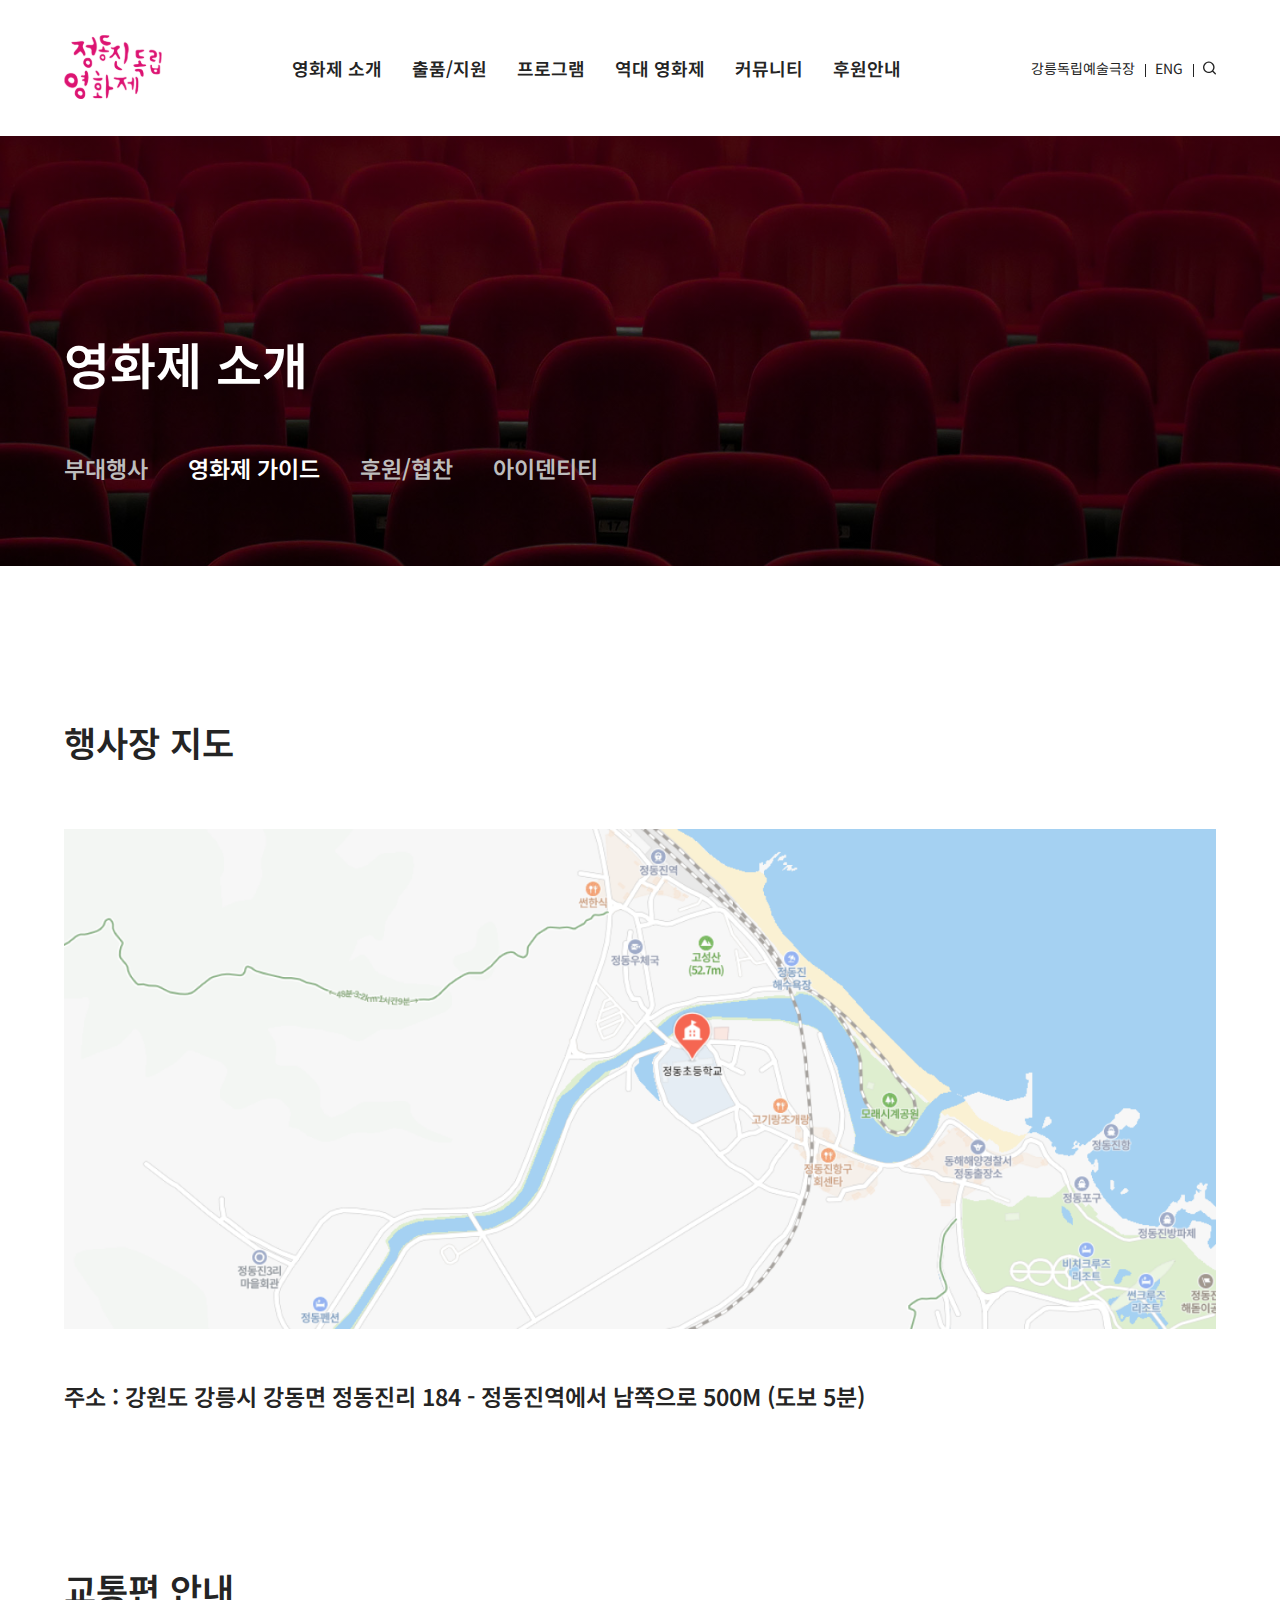
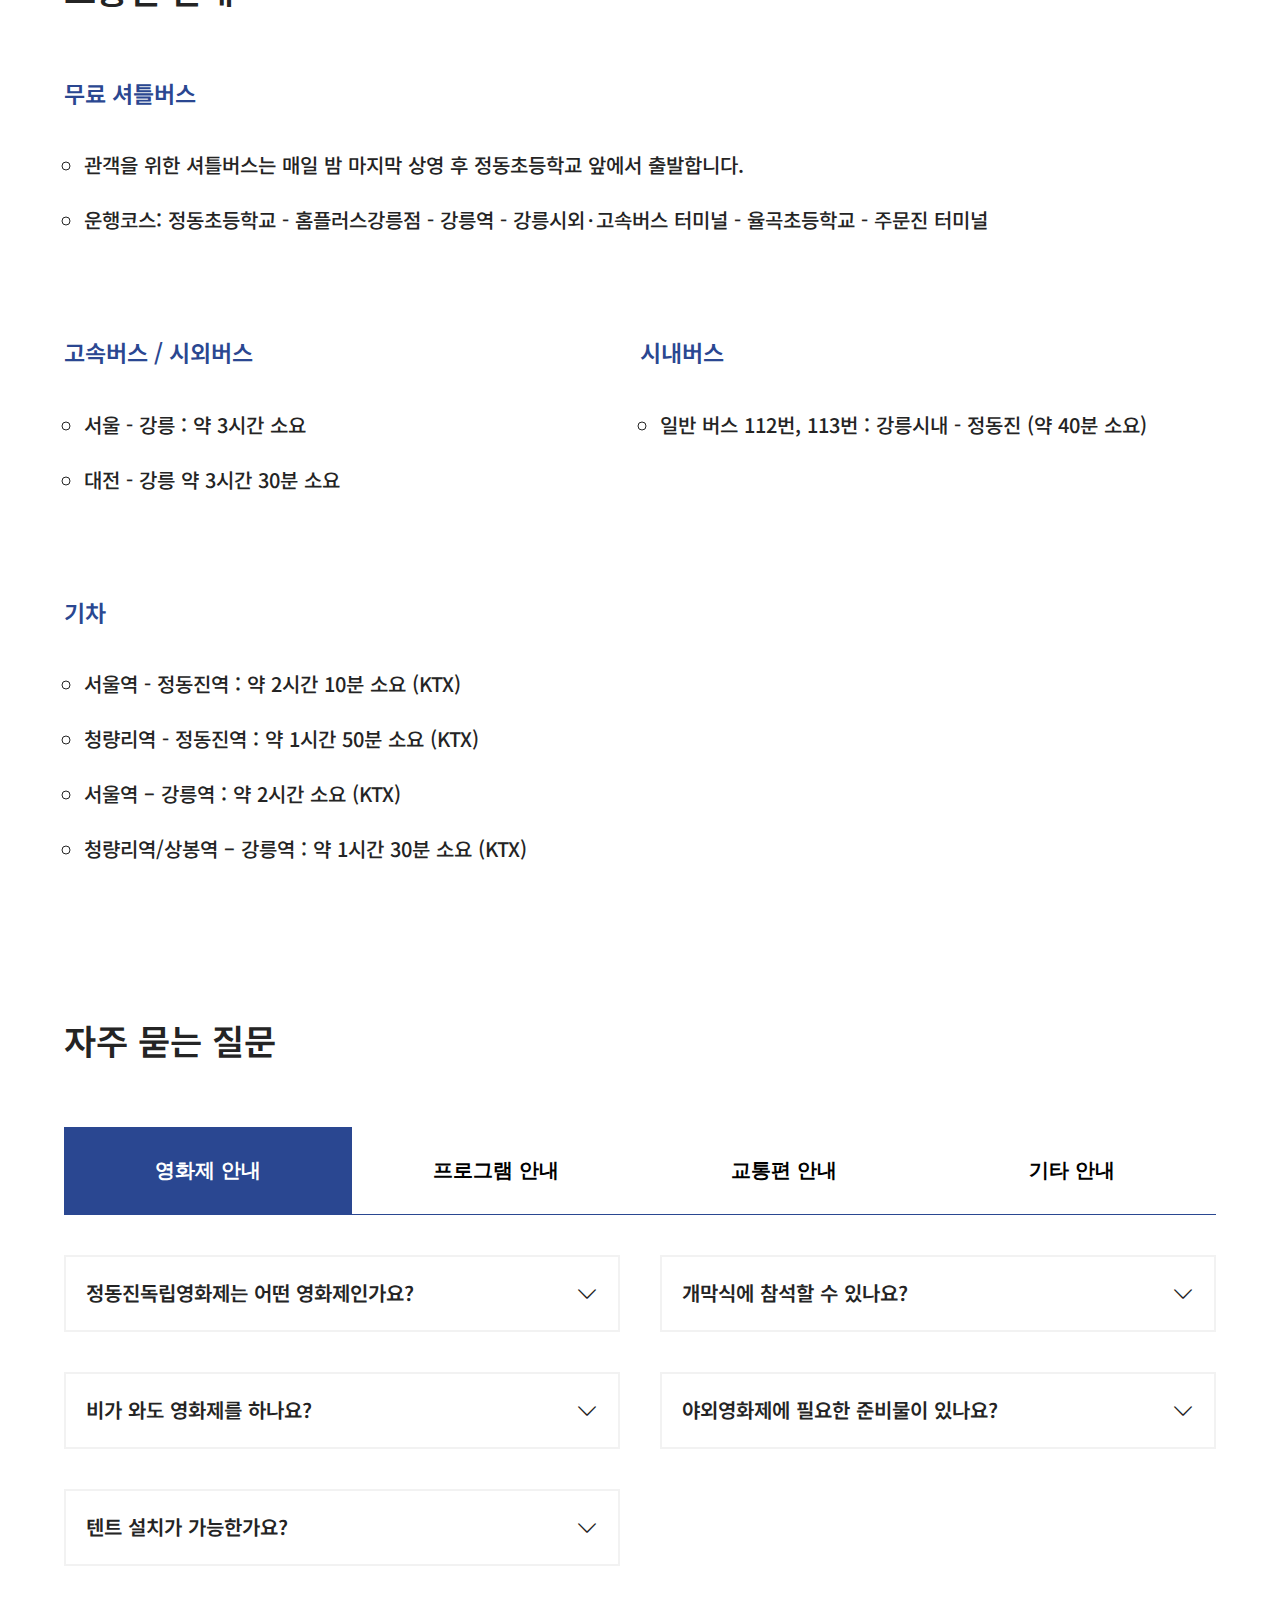
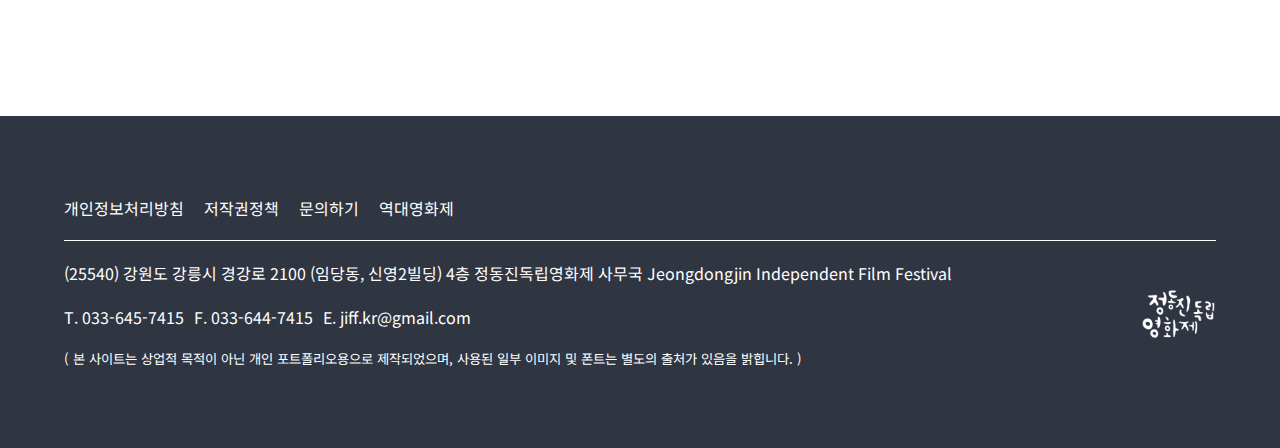
<file: sub/info02_guide.html>
<!DOCTYPE html>
<html lang="ko">

<head>
  <meta charset="UTF-8">
  <meta name="viewport" content="width=device-width, initial-scale=1.0">
  <!--ios에서 숫자를 전화번호로 인식하는 것을 방지-->
  <meta name="format-detection" content="telephone=no, e-mail=no">
  <title>정동진독립영화제</title>

  <link rel="shortcut icon" href="../img/common/logo-192x192.jpg" type="image/x-icon">
  <!--font-->
  <link rel="preconnect" href="https://fonts.googleapis.com">
  <link rel="preconnect" href="https://fonts.gstatic.com" crossorigin>
  <link href="https://fonts.googleapis.com/css2?family=Noto+Sans+KR:wght@100..900&display=swap" rel="stylesheet">
  <!-- <link rel="stylesheet" href="css/font.css"> -->

  <!--web icon-->
  <link rel="stylesheet" href="https://cdn.jsdelivr.net/npm/bootstrap-icons@1.11.3/font/bootstrap-icons.min.css">

  <!--css-->
  <link rel="stylesheet" href="../css/reset.css">
  <!--swiper-->
  <link rel="stylesheet" href="../css/swiper-bundle.min.css">
  <link rel="stylesheet" href="../css/common.css">
  <link rel="stylesheet" href="../css/sub.css">
  <!--js-->
  <script src="../js/jquery-3.7.1.min.js"></script>
  <script src="../js/swiper-bundle.min.js"></script>
  <script src="../js/sub.js"></script>
</head>

<body>
  <div id="wrap">
    <!--header-->
    <header id="header" class="sub_header">
      <div class="inner">
        <h1>
          <a href="../index.html"><img src="../img/common/logo.svg" alt="정동진독립영화제"></a>
        </h1>
        <!--.gnb-->
        <nav>
          <ul class="gnb">
            <li><a href="../sub/info01_info.html">영화제 소개</a>
              <!--.depth2-->
              <ul class="depth2">
                <li><a href="../sub/info01_info.html">행사 개요</a></li>
                <li><a href="../sub/info02_guide.html">영화제 가이드</a></li>
                <li><a href="#">후원/협찬</a></li>
                <li><a href="#">아이덴티티</a></li>
              </ul>
            </li>
            <li><a href="#">출품/지원</a>
              <!--.depth2-->
              <ul class="depth2">
                <li><a href="#">출품</a></li>
                <li><a href="#">지원</a></li>
              </ul>
            </li>
            <li><a href="../sub/program.html">프로그램</a>
              <!--.depth2-->
              <ul class="depth2">
                <li><a href="../sub/program.html">부대행사</a></li>
              </ul>
            </li>
            <li><a href="#">역대 영화제</a>
              <!--.depth2-->
              <ul class="depth2">
                <li><a href="../sub/movie01_movie.html">상영작</a></li>
                <li><a href="#">상영 시간표</a></li>
                <li><a href="../sub/movie03_search.html">상영작 검색</a></li>
              </ul>
            </li>
            <li><a href="#">커뮤니티</a>
              <!--.depth2-->
              <ul class="depth2">
                <li><a href="#">공지사항</a></li>
                <li><a href="#">자유게시판</a></li>
                <li><a href="#">이벤트게시판</a></li>
                <li><a href="#">뉴스레터</a></li>
                <li><a href="#">언론보도</a></li>
                <li><a href="#">웹데일리</a></li>
                <li><a href="#">사진첩</a></li>
              </ul>
            </li>
            <li><a href="#">후원안내</a>
              <!--.depth2-->
              <ul class="depth2">
                <li><a href="#">후원 안내</a></li>
                <li><a href="#">명예의 전당</a></li>
              </ul>
            </li>
          </ul>
        </nav>
        <button class="ham">모바일메뉴</button>
        <!--.util-->
        <div class="util">
          <a href="https://theque.tistory.com/">강릉독립예술극장</a>
          <a href="#">ENG</a>
          <a href="../sub/movie03_search.html" class="btn_sch"><img src="../img/common/icon_sch_b.svg" alt="검색"></a>
        </div><!--.util-->
      </div><!--.inner-->
      <div class="depth2_bg"></div>

      <!--mobile menu-->
      <div class="mmenu">

        <div class="mheader">
          <div class="mheader_inner">
            <div class="mlogo"><a href="../index.html"><img src="../img/common/logo.svg" alt="정동진독립영화제"></a></div>
            <div class="mheader_right">
              <ul class="mutil">
                <li><a href="https://theque.tistory.com/">강릉독립예술극장</a></li>
                <li><a href="#">ENG</a></li>
                <li><a href="../sub/movie03_search.html">검색</a></li>
              </ul>
              <button class="mmenu_close">모바일메뉴닫기</button>
            </div>
          </div><!--.mmenu_inner-->
        </div><!--.mheader-->

        <div class="mgnb_area">
          <ul class="mgnb">
            <li>
              <div class="mdepth1">
                <a href="#">영화제 소개</a>
                <i class="bi bi-chevron-up slide_down"></i>
              </div>
              <!--.mdepth2-->
              <ul class="mdepth2">
                <li><a href="../sub/info01_info.html">행사 개요</a></li>
                <li><a href="../sub/info02_guide.html">영화제 가이드</a></li>
                <li><a href="#">후원/협찬</a></li>
                <li><a href="#">아이덴티티</a></li>
              </ul>
            </li>
            <li>
              <div class="mdepth1">
                <a href="#">출품/지원</a>
                <i class="bi bi-chevron-up slide_down"></i>
              </div>
              <!--.mdepth2-->
              <ul class="mdepth2">
                <li><a href="#">출품</a></li>
                <li><a href="#">지원</a></li>
              </ul>
            </li>
            <li>
              <div class="mdepth1">
                <a href="#">프로그램</a>
                <i class="bi bi-chevron-up slide_down"></i>
              </div>
              <!--.mdepth2-->
              <ul class="mdepth2">
                <li><a href="../sub/program.html">부대행사</a></li>
              </ul>
            </li>
            <li>
              <div class="mdepth1">
                <a href="">역대 영화제</a>
                <i class="bi bi-chevron-up slide_down"></i>
              </div>
              <!--.mdepth2-->
              <ul class="mdepth2">
                <li><a href="../sub/movie01_movie.html">상영작</a></li>
                <li><a href="#">상영 시간표</a></li>
                <li><a href="../sub/movie03_search.html">상영작 검색</a></li>
              </ul>
            </li>
            <li>
              <div class="mdepth1">
                <a href="#">커뮤니티</a>
                <i class="bi bi-chevron-up slide_down"></i>
              </div>
              <!--.mdepth2-->
              <ul class="mdepth2">
                <li><a href="#">공지사항</a></li>
                <li><a href="#">자유게시판</a></li>
                <li><a href="#">이벤트게시판</a></li>
                <li><a href="#">뉴스레터</a></li>
                <li><a href="#">언론보도</a></li>
                <li><a href="#">웹데일리</a></li>
                <li><a href="#">사진첩</a></li>
              </ul>
            </li>
            <li>
              <div class="mdepth1">
                <a href="#">후원 안내</a>
                <i class="bi bi-chevron-up slide_down"></i>
              </div>
              <!--.mdepth2-->
              <ul class="mdepth2">
                <li><a href="#">후원 안내</a></li>
                <li><a href="#">명예의 전당</a></li>
              </ul>
            </li>
          </ul>
        </div><!--.mgnb_area-->

      </div><!--.mmenu-->
    </header>

    <div class="content">
      <div id="sub_visual" class="info">
        <div class="inner">
          <h2>영화제 소개</h2>
          <ul class="sub_depth2">
            <li><a href="../sub/info01_info.html">부대행사</a></li>
            <li class="active"><a href="../sub/info02_guide.html">영화제 가이드</a></li>
            <li><a href="#">후원/협찬</a></li>
            <li><a href="#">아이덴티티</a></li>
          </ul>
        </div><!--.inner-->
      </div><!--.sub_visual-->

      <section class="guide">
        <div class="inner">
          <div class="map">
            <h3>행사장 지도</h3>
            <div class="img_box">
              <img src="../img/sub/map.png" alt="오시는 길">
            </div>
            <p>주소 : 강원도 강릉시 강동면 정동진리 184 - 정동진역에서 남쪽으로 500M (도보 5분)</p>
          </div><!--.map-->

          <div class="traffic">
            <h3>교통편 안내</h3>
            <div class="traffic_list">
              <div class="suttle">
                <h4>무료 셔틀버스</h4>
                <ul>
                  <li>관객을 위한 셔틀버스는 매일 밤 마지막 상영 후 정동초등학교 앞에서 출발합니다.</li>
                  <li>운행코스: 정동초등학교 - 홈플러스강릉점 - 강릉역 - 강릉시외·고속버스 터미널 - 율곡초등학교 - 주문진 터미널</li>
                </ul>
              </div>
              <div class="bus1">
                <h4>고속버스 / 시외버스</h4>
                <ul>
                  <li>서울 - 강릉 : 약 3시간 소요</li>
                  <li>대전 - 강릉 약 3시간 30분 소요</li>
                </ul>
              </div>
              <div class="bus2">
                <h4>시내버스</h4>
                <ul>
                  <li>일반 버스 112번, 113번 : 강릉시내 - 정동진 (약 40분 소요)</li>
                </ul>
              </div>
              <div class="train">
                <h4>기차</h4>
                <ul>
                  <li>서울역 - 정동진역 : 약 2시간 10분 소요 (KTX)</li>
                  <li>청량리역 - 정동진역 : 약 1시간 50분 소요 (KTX)</li>
                  <li>서울역 – 강릉역 : 약 2시간 소요 (KTX)</li>
                  <li>청량리역/상봉역 – 강릉역 : 약 1시간 30분 소요 (KTX)</li>
                </ul>
              </div><!--.train-->
            </div><!--.traffic_list-->
          </div><!--.traffic-->

          <ul class="qna">
            <h3>자주 묻는 질문</h3>
            <div class="tab_menu">
              <div class="btn_list">
                <button class="active">영화제 안내</button>
                <button>프로그램 안내</button>
                <button>교통편 안내</button>
                <button>기타 안내</button>
              </div><!--.btn_list-->

              <div class="qna_area">

                <div class="qna_list qna_list01">
                  <ul class="qna">
                    <li class="qna_box">
                      <p>정동진독립영화제는 어떤 영화제인가요?</p>
                      <i class="bi bi-chevron-down qna_down"></i>
                    </li><!--.qna_box-->
                    <li class="qna_depth2">
                      <p>정동진독립영화제는 매년 8월 첫째 주, 강원도 강릉시 정동초등학교에서 열리는 야외 독립영화제입니다. 1999년에 강릉씨네마떼끄와 한국독립영화협회가 기획한
                        영화제입니다.<br>정동진독립영화제는 울타리 없는 초등학교 운동장에서 모든 프로그램이 진행됩니다. 매년 새롭게 제작된 20여 편의 한국독립영화를 상영합니다. 정동진 밤하늘
                        아래 독립영화가 펼쳐지는 자유롭고 낭만적인 영화제랍니다.</p>
                    </li><!--.qna_depth2-->
                  </ul><!--.qna-->

                  <ul class="qna">
                    <li class="qna_box">
                      <p>개막식에 참석할 수 있나요?</p>
                      <i class="bi bi-chevron-down qna_down"></i>
                    </li><!--.qna_box-->
                    <li class="qna_depth2">
                      <p>정동진독립영화제의 개막식은 남녀노소 누구나 참석이 가능합니다.</p>
                    </li><!--.qna_depth2-->
                  </ul><!--.qna-->

                  <ul class="qna">
                    <li class="qna_box">
                      <p>비가 와도 영화제를 하나요?</p>
                      <i class="bi bi-chevron-down qna_down"></i>
                    </li><!--.qna_box-->
                    <li class="qna_depth2">
                      <p>정동진독립영화제는 모든 프로그램이 야외에서 진행되는 것을 기본으로 합니다. 약한 비에는 우비를 나누어 드리고 야외 상영을 진행합니다. 시야를 확보할 수 없을 정도로
                        강한
                        비가 내리는 경우에는 정동초 체육관(JIFF홀)에서 영화 상영을 진행합니다.</p>
                    </li><!--.qna_depth2-->
                  </ul><!--.qna-->

                  <ul class="qna">
                    <li class="qna_box">
                      <p>야외영화제에 필요한 준비물이 있나요?</p>
                      <i class="bi bi-chevron-down qna_down"></i>
                    </li><!--.qna_box-->
                    <li class="qna_depth2">
                      <p>정동진독립영화제는 100% 야외영화제이기 때문에 준비하면 좋은 것들이 있습니다.</p>
                      <ul class="program_txt">
                        <li>
                          <p>1. 가볍게 걸칠 수 있는 긴팔 외투나 담요</p>
                          <span>해가 지고 밤이 깊어질수록 체감 온도가 많이 떨어집니다. 영화제의 마지막 상영까지 놓치지 않고 편안하게 관람하고 싶으시다면, 담요나 외투를 지참하시는
                            게
                            좋습니다.</span>
                        </li>
                        <li>
                          <p>2. 모기약</p>
                          <span>바다모기를 쫓아내기 위해 모기약을 가져오시면 좋습니다.</span>
                        </li>
                        <li>
                          <p>3. 쓰레기봉투</p>
                          <span>가져온 쓰레기를 한 봉지 모아 행사장에 준비된 쓰레기통에 분리수거 해주세요.</span>
                        </li>
                      </ul>
                    </li><!--.qna_depth2-->
                  </ul><!--.qna-->

                  <ul class="qna">
                    <li class="qna_box">
                      <p>텐트 설치가 가능한가요?</p>
                      <i class="bi bi-chevron-down qna_down"></i>
                    </li><!--.qna_box-->
                    <li class="qna_depth2">
                      <p>정동진독립영화제는 야외에서 자유롭게 즐기는 영화제입니다.
                        그러나, 다른 관객들의 시야를 가리지 않는 모기장 텐트만 외곽 가이드라인 바깥쪽에 설치가 가능한 점 양해 부탁드립니다. (바람막이 텐트 설치 및 캠핑의자 사용
                        불가 /
                        돗자리, 다리 없는 등받이 가능)</p>
                    </li><!--.qna_depth2-->
                  </ul><!--.qna-->
                </div><!--.qna_list-->

                <div class="qna_list qna_list02">
                  <ul class="qna">
                    <li class="qna_box">
                      <p>어떤 영화를 상영하나요?</p>
                      <i class="bi bi-chevron-down qna_down"></i>
                    </li><!--.qna_box-->
                    <li class="qna_depth2">
                      <p>지난 해 하반기, 올해 상반기 동안 제작된 한국독립영화를 상영합니다.<br>극영화, 다큐멘터리, 애니메이션 등으로 누구나 재미있게 관람할 수 있는 영화들,
                        정동진과 잘
                        어울리는 영화들을 기대하셔도 좋습니다.</p>
                    </li><!--.qna_depth2-->
                  </ul><!--.qna-->

                  <ul class="qna">
                    <li class="qna_box">
                      <p>상영 일정을 알고 싶어요!</p>
                      <i class="bi bi-chevron-down qna_down"></i>
                    </li><!--.qna_box-->
                    <li class="qna_depth2">
                      <p>상영시간표는 홈페이지 [프로그램 → 상영시간표]를 참조해 주세요</p>
                    </li><!--.qna_depth2-->
                  </ul><!--.qna-->

                  <ul class="qna">
                    <li class="qna_box">
                      <p>영화는 언제 시작하나요?</p>
                      <i class="bi bi-chevron-down qna_down"></i>
                    </li><!--.qna_box-->
                    <li class="qna_depth2">
                      <p>정동진독립영화제는 2024년 8월2일(금)부터 8월4일(일)까지 개최됩니다.</p>
                      <ol>
                        <li>8월 2일(금) 19:00 (개막식 포함)</li>
                        <li>8월 3일(토) 20:00</li>
                        <li>8월 4일(일) 20:00</li>
                      </ol>
                    </li><!--.qna_depth2-->
                  </ul><!--.qna-->

                  <ul class="qna">
                    <li class="qna_box">
                      <p>상영작의 관람등급이 궁금합니다.</p>
                      <i class="bi bi-chevron-down qna_down"></i>
                    </li><!--.qna_box-->
                    <li class="qna_depth2">
                      <p>정동진독립영화제의 상영작들은 남녀노소 누구나 관람할 수 있는 영화들로 구성되어 있으며, 과도한 폭력장면이나 애정씬이 포함되어 있는 영화는 없습니다.
                      </p>
                    </li><!--.qna_depth2-->
                  </ul><!--.qna-->

                  <ul class="qna">
                    <li class="qna_box">
                      <p>영화상영 외에 어떤 이벤트가 있나요?</p>
                      <i class="bi bi-chevron-down qna_down"></i>
                    </li><!--.qna_box-->
                    <li class="qna_depth2">
                      <ul class="program_txt">
                        <li>
                          <p>1. 개막식</p>
                          <span>정동진독립영화제의 개막식은 영화제를 찾아주신 관객이라면 누구나 참여할 수 있습니다. 길지 않고 유쾌하게 진행되며, 흥겨운
                            개막축하공연도 준비되어 있으니 함께
                            해주세요.</span>
                        </li>
                        <li>
                          <p>2. 땡그랑동전상</p>
                          <span>전 세계 유일의 투전(投錢)관객상 땡그랑동전상은 관객이 재미있게 본 영화에 현금으로 직접 투표하여 가장 많은 동전과 지폐를 가져간
                            (금액X 개수O) 작품에게
                            수여하는 관객상입니다. 매일 밤 한 편씩, 3일간 총 세 편에 땡그랑동전상이 수여됩니다.</span>
                        </li>
                        <li>
                          <p>3. 별밤우체국</p>
                          <span>행사장 부스에서 정동진독립영화제 특제 우표와 엽서를 구매하시고, 편지를 써서 우체통에 넣어주시면 영화제가 끝난 직후, 혹은 1년 뒤에
                            발송해드리는 추억 가득
                            이벤트입니다.</span>
                        </li>
                        <li>
                          <p>4. 로얄석의 유혹</p>
                          <span>정동진독립영화제에 참가하고 싶은 날짜와 특별한 사연을 남겨주세요. 사연이 선정되면 정동진독립영화제에서 준비한 특별한 자리를
                            드립니다.</span>
                        </li>
                        <li>
                          <p>자세한 내용은 홈페이지 [부대행사]를 참조하세요.</p>
                        </li>
                      </ul>
                    </li><!--.qna_depth2-->
                  </ul><!--.qna-->

                  <ul class="qna">
                    <li class="qna_box">
                      <p>영어자막이 있나요?</p>
                      <i class="bi bi-chevron-down qna_down"></i>
                    </li><!--.qna_box-->
                    <li class="qna_depth2">
                      <p>아쉽게도 올해는 영문자막이 제공되는 영화가 없습니다.
                        양해를 부탁드립니다.</p>
                    </li><!--.qna_depth2-->
                  </ul><!--.qna-->

                  <ul class="qna">
                    <li class="qna_box">
                      <p>한글자막이 있나요?</p>
                      <i class="bi bi-chevron-down qna_down"></i>
                    </li><!--.qna_box-->
                    <li class="qna_depth2">
                      <p>정동진독립영화제에서는 청각장애인을 위한 배리어프리 자막을 제공합니다.</p>
                    </li><!--.qna_depth2-->
                  </ul><!--.qna-->
                </div><!--.qna_list-->

                <div class="qna_list qna_list03">
                  <ul class="qna">
                    <li class="qna_box">
                      <p>정동초등학교는 어떻게 찾아가나요?</p>
                      <i class="bi bi-chevron-down qna_down"></i>
                    </li><!--.qna_box-->
                    <li class="qna_depth2">
                      <p>강릉 지역 외의 분들은 기차나 고속버스/시외버스를 이용해 오실 수 있습니다. 서울의 경우 기차/KTX는 정동진 행을 이용하시면 되고,
                        고속버스나 시외버스를 이용하는 경우
                        시내버스를 타고 정동진으로 이동하시면 됩니다.<br>강릉에 거주하는 분들은 남대천버스정류장에서 정동진행 버스를 탑승하시면
                        됩니다.<br>자세한 내용은 홈페이지 [영화제가이드
                        > 교통편 안내]를 참조하세요.</p>
                    </li><!--.qna_depth2-->
                  </ul><!--.qna-->

                  <ul class="qna">
                    <li class="qna_box">
                      <p>개막식에 참석할 수 있나요?</p>
                      <i class="bi bi-chevron-down qna_down"></i>
                    </li><!--.qna_box-->
                    <li class="qna_depth2">
                      <p>정동진독립영화제의 개막식은 남녀노소 누구나 참석이 가능합니다.</p>
                    </li><!--.qna_depth2-->
                  </ul><!--.qna-->

                  <ul class="qna">
                    <li class="qna_box">
                      <p>인근 주차장을 이용할 수 있나요?</p>
                      <i class="bi bi-chevron-down qna_down"></i>
                    </li><!--.qna_box-->
                    <li class="qna_depth2">
                      <p>자가용을 이용하시는 관객들을 위해 정동진번영회의 도움으로 강동주차장을 무료 이용하실 수 있습니다. (강릉시 강동면 정동진리
                        296-13 / 영화제 관람객에 한함)</p>
                    </li><!--.qna_depth2-->
                  </ul><!--.qna-->

                  <ul class="qna">
                    <li class="qna_box">
                      <p>셔틀버스를 운행하나요?</p>
                      <i class="bi bi-chevron-down qna_down"></i>
                    </li><!--.qna_box-->
                    <li class="qna_depth2">
                      <p>정동진독립영화제에 참석하는 열혈 관객들을 위하여 무료 셔틀버스를 운영합니다. 네이버 예약을 통해 강릉 시내와 정동진을 오가는
                        셔틀버스를 사전 예약할 수 있습니다. 자세한
                        내용은 공지사항을 참조해주세요.</p>
                      <ol>
                        <li>공지사항 : <a href="#">(준비중입니다.)</a></li>
                        <li>사전예약신청링크 : <a href="https://url.kr/acvdp6">https://url.kr/acvdp6</a>
                        </li>
                        <li>사전예약기간 : 7월28일(금) 12:00 ~ 8월2일(수) 23:59</li>
                      </ol>
                    </li><!--.qna_depth2-->
                  </ul><!--.qna-->

                </div><!--.qna_list-->

                <div class="qna_list qna_list04">
                  <ul class="qna">
                    <li class="qna_box">
                      <p>먹거리를 판매하나요?</p>
                      <i class="bi bi-chevron-down qna_down"></i>
                    </li><!--.qna_box-->
                    <li class="qna_depth2">
                      <p>정동진독립영화제 행사장 부스 “정동진상회”에는 다양한 식음료가 판매될 예정입니다.</p>
                    </li><!--.qna_depth2-->
                  </ul><!--.qna-->

                  <ul class="qna">
                    <li class="qna_box">
                      <p>행사장에 다른 음식물을 반입해도 되나요?</p>
                      <i class="bi bi-chevron-down qna_down"></i>
                    </li><!--.qna_box-->
                    <li class="qna_depth2">
                      <p>네. 가능합니다. 식사 후 모두의 쾌적한 영화관람을 위해 깨끗하게 정리해주세요</p>
                    </li><!--.qna_depth2-->
                  </ul><!--.qna-->

                  <ul class="qna">
                    <li class="qna_box">
                      <p>기념품을 살 수 있나요?</p>
                      <i class="bi bi-chevron-down qna_down"></i>
                    </li><!--.qna_box-->
                    <li class="qna_depth2">
                      <p>정동진독립영화제 행사장 부스 "정동진상회"에는 영화제 기념 티셔츠를 비롯한 따뜻한 담요, 엽서와 우표 등 다양한
                        기념품들을 판매합니다. 또한 영화제를 일정 금액
                        후원해주시면 기념품을 선물로 드리고 있습니다.</p>
                    </li><!--.qna_depth2-->
                  </ul><!--.qna-->

                  <ul class="qna">
                    <li class="qna_box">
                      <p>영화제를 후원하고 싶습니다.</p>
                      <i class="bi bi-chevron-down qna_down"></i>
                    </li><!--.qna_box-->
                    <li class="qna_depth2">
                      <p>영화제를 후원해주셔서 감사합니다. 영화제를 후원해주시면 금액에 따라 선물을 드리고 있으며, 후원해주신 금액은 영화제의
                        운영비로 사용됩니다. 영화제 후원에 대해 자세히 알고
                        싶으시다면 홈페이지 [후원하기]를 참조하세요.</p>
                    </li><!--.qna_depth2-->
                  </ul><!--.qna-->

                  <ul class="qna">
                    <li class="qna_box">
                      <p>정동진 숙박 정보를 알고 싶습니다.</p>
                      <i class="bi bi-chevron-down qna_down"></i>
                    </li><!--.qna_box-->
                    <li class="qna_depth2">
                      <p>정동진은 강릉의 대표적인 관광지 중의 하나로 정동진 기차역 근처와 해변 근처에 모텔, 민박 등의 숙소가 많이
                        있습니다. 하지만 영화제 기간이 성수기인 관계로 미리 예약을
                        하고 오시는 게 좋습니다. 홈페이지에서 숙박 정보를 제공하지는 않습니다.</p>
                    </li><!--.qna_depth2-->
                  </ul><!--.qna-->

                  <ul class="qna">
                    <li class="qna_box">
                      <p>정동초등학교에서 야영이 가능한가요?</p>
                      <i class="bi bi-chevron-down qna_down"></i>
                    </li><!--.qna_box-->
                    <li class="qna_depth2">
                      <p>정동초등학교에서는 야영이 불가능합니다. 정동초등학교는 정동진독립영화제에서 영화상영을 위해 대여한 공간이기
                        때문입니다.</p>
                    </li><!--.qna_depth2-->
                  </ul><!--.qna-->

                  <ul class="qna">
                    <li class="qna_box">
                      <p>반려동물도 입장이 가능한가요?</p>
                      <i class="bi bi-chevron-down qna_down"></i>
                    </li><!--.qna_box-->
                    <li class="qna_depth2">
                      <p>정동진독립영화제는 반려동물도 함께 즐길 수 있는 야외 영화제입니다.<br>행사장 내 반려견 동반 입장 시
                        반려견은 리드 줄을 '반드시' 착용하고, 배변봉투를 꼭
                        지참해주셔야 합니다. 리드 줄을 착용하지 않은 반려견은 입장 시 출입이 제한될 수 있습니다.<br>동물보호법
                        시행규칙상 맹견 5종류와 해당 맹견의 잡종에게만 입마개를
                        의무적으로 하도록 규정하고 있습니다. 해당 반려견은 입마개 착용 부탁드릴게요. (맹견 5종류는 도사견,
                        아메리칸 핏불테리어, 아메리칸 스태퍼드셔 테리어, 스태퍼드셔
                        불테리어, 로드 와일러)</p>
                    </li><!--.qna_depth2-->
                  </ul><!--.qna-->
                </div><!--.qna_list-->

              </div><!--.qna_area-->
            </div><!--.tab_menu-->
          </ul><!--.qna-->

        </div><!--.inner-->
      </section>

    </div><!--.content-->

    <!--footer-->
    <footer id="footer">
      <div class="inner">
        <div class="footer_top">
          <ul>
            <li><a href="#">개인정보처리방침</a></li>
            <li><a href="#">저작권정책</a></li>
            <li><a href="#">문의하기</a></li>
            <li><a href="#">역대영화제</a></li>
          </ul>
        </div>
        <div class="footer_btm">
          <div class="txt_box">
            <address>(25540) 강원도 강릉시 경강로 2100 (임당동, 신영2빌딩) 4층 정동진독립영화제 사무국 Jeongdongjin Independent Film Festival
            </address>
            <p class="tel"><a href="tel:033-645-7415">T. 033-645-7415</a><span>F. 033-644-7415</span><span>E.
                jiff.kr@gmail.com</span>
            </p>
            <small>( 본 사이트는 상업적 목적이 아닌 개인 포트폴리오용으로 제작되었으며, 사용된 일부 이미지 및 폰트는 별도의 출처가 있음을 밝힙니다. )</small>
          </div>
          <div class="img_box"><img src="../img/common/f_logo_white.svg" alt="정동진독립영화제"></div>
        </div>
      </div>
    </footer>

    <!--quick-menu-->
    <div class="quick_area">
      <div class="quick_menu">
        <div class="btn_volunteer"><a href="#">출품/지원</a></div>
        <div class="btn_movie"><a href="#">역대 영화제</a></div>
        <div class="btn_map"><a href="#">오시는길</a></div>
      </div>
      <button class="gotop">맨위로</button>
    </div>

    <!--mobile-quick-menu = fab-btn-->
    <div class="fab">
      <div class="fab_area">
        <div class="mbtn_area">
          <div class="mbtn_list">
            <div class="mbtn_volunteer"><a href="#">출품/지원</a></div>
            <div class="mbtn_movie"><a href="#">역대 영화제</a></div>
            <div class="mbtn_map"><a href="#">오시는길</a></div>
            <button class="mbtn_gotop">맨위로</button>
          </div>
        </div>
        <div class="btn_fab_area">
          <button class="btn_fab_close"><img src="../img/common/mbtn_fab_close.svg" alt="fab버튼"></button>
          <button class="btn_fab"><img src="../img/common/mbtn_fab.svg" alt="fab버튼"></button>
        </div>
      </div>
    </div>

  </div>
</body>

</html>
</file>
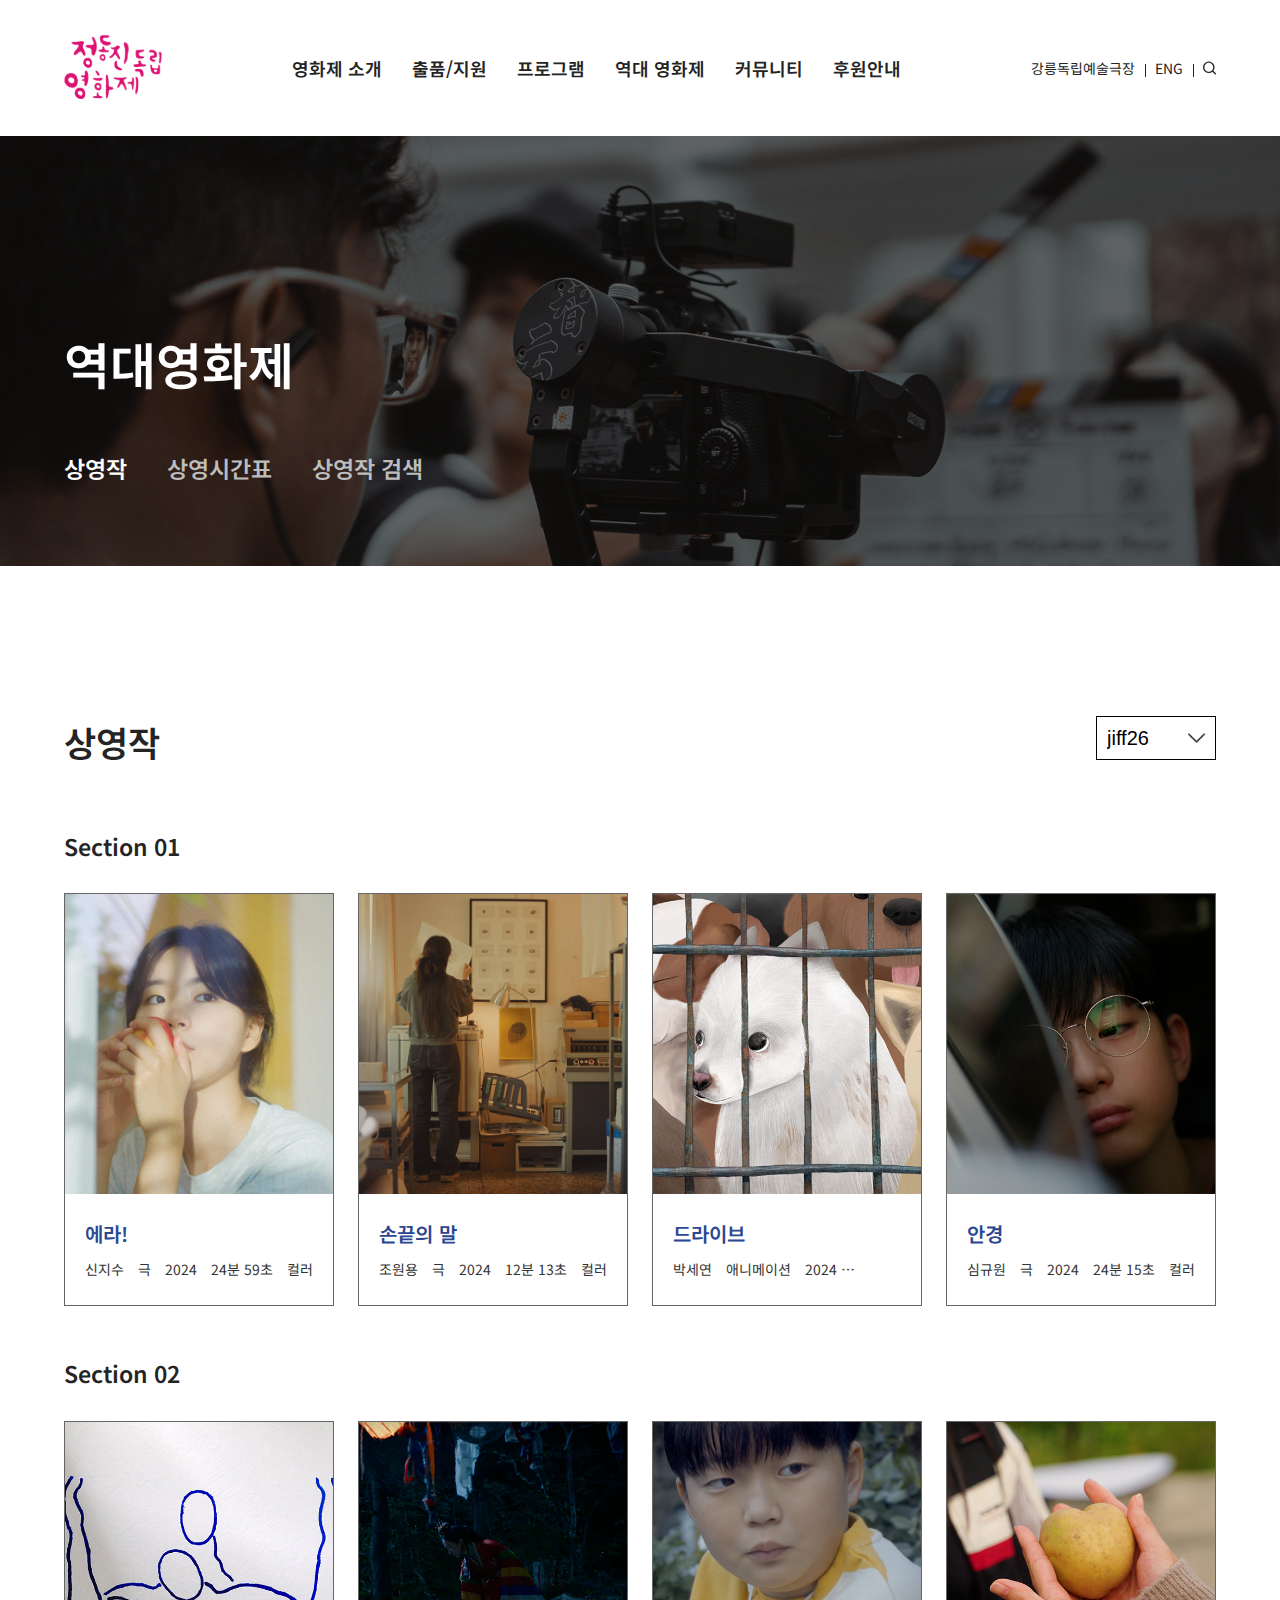
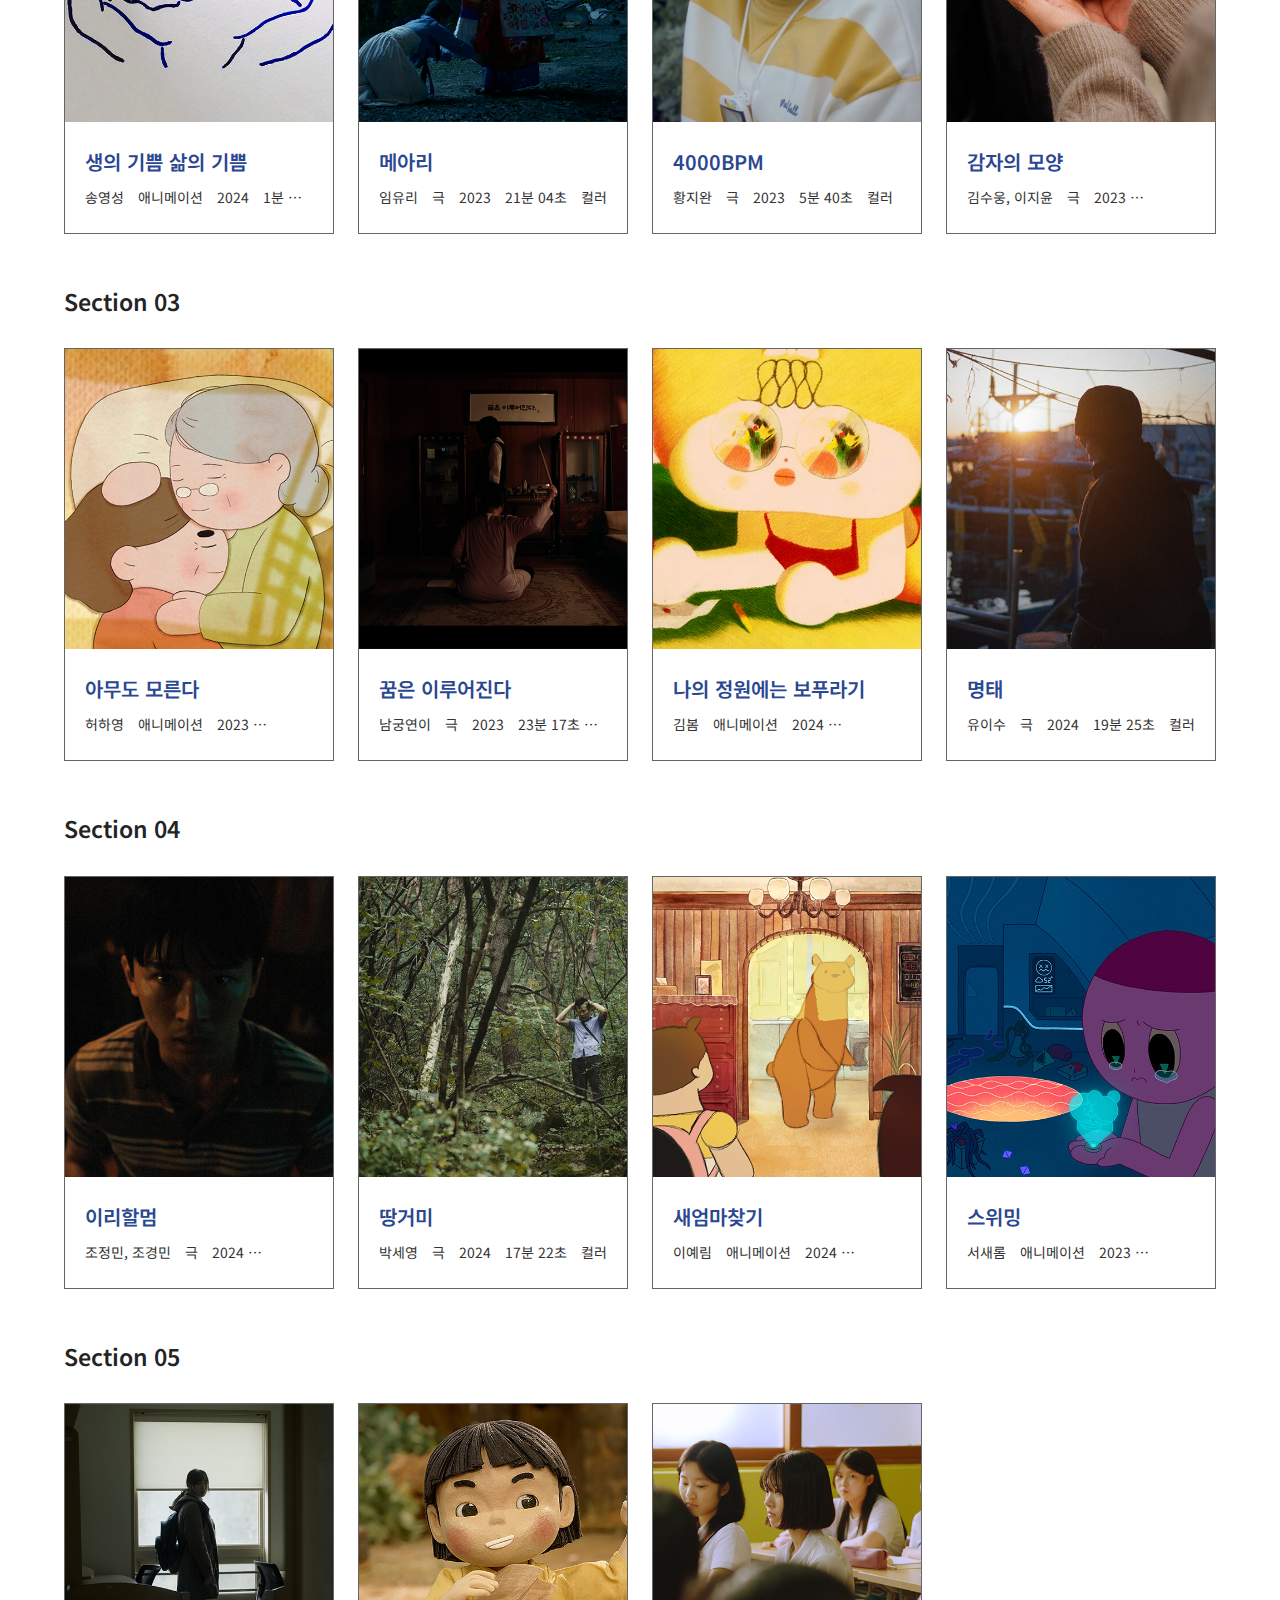
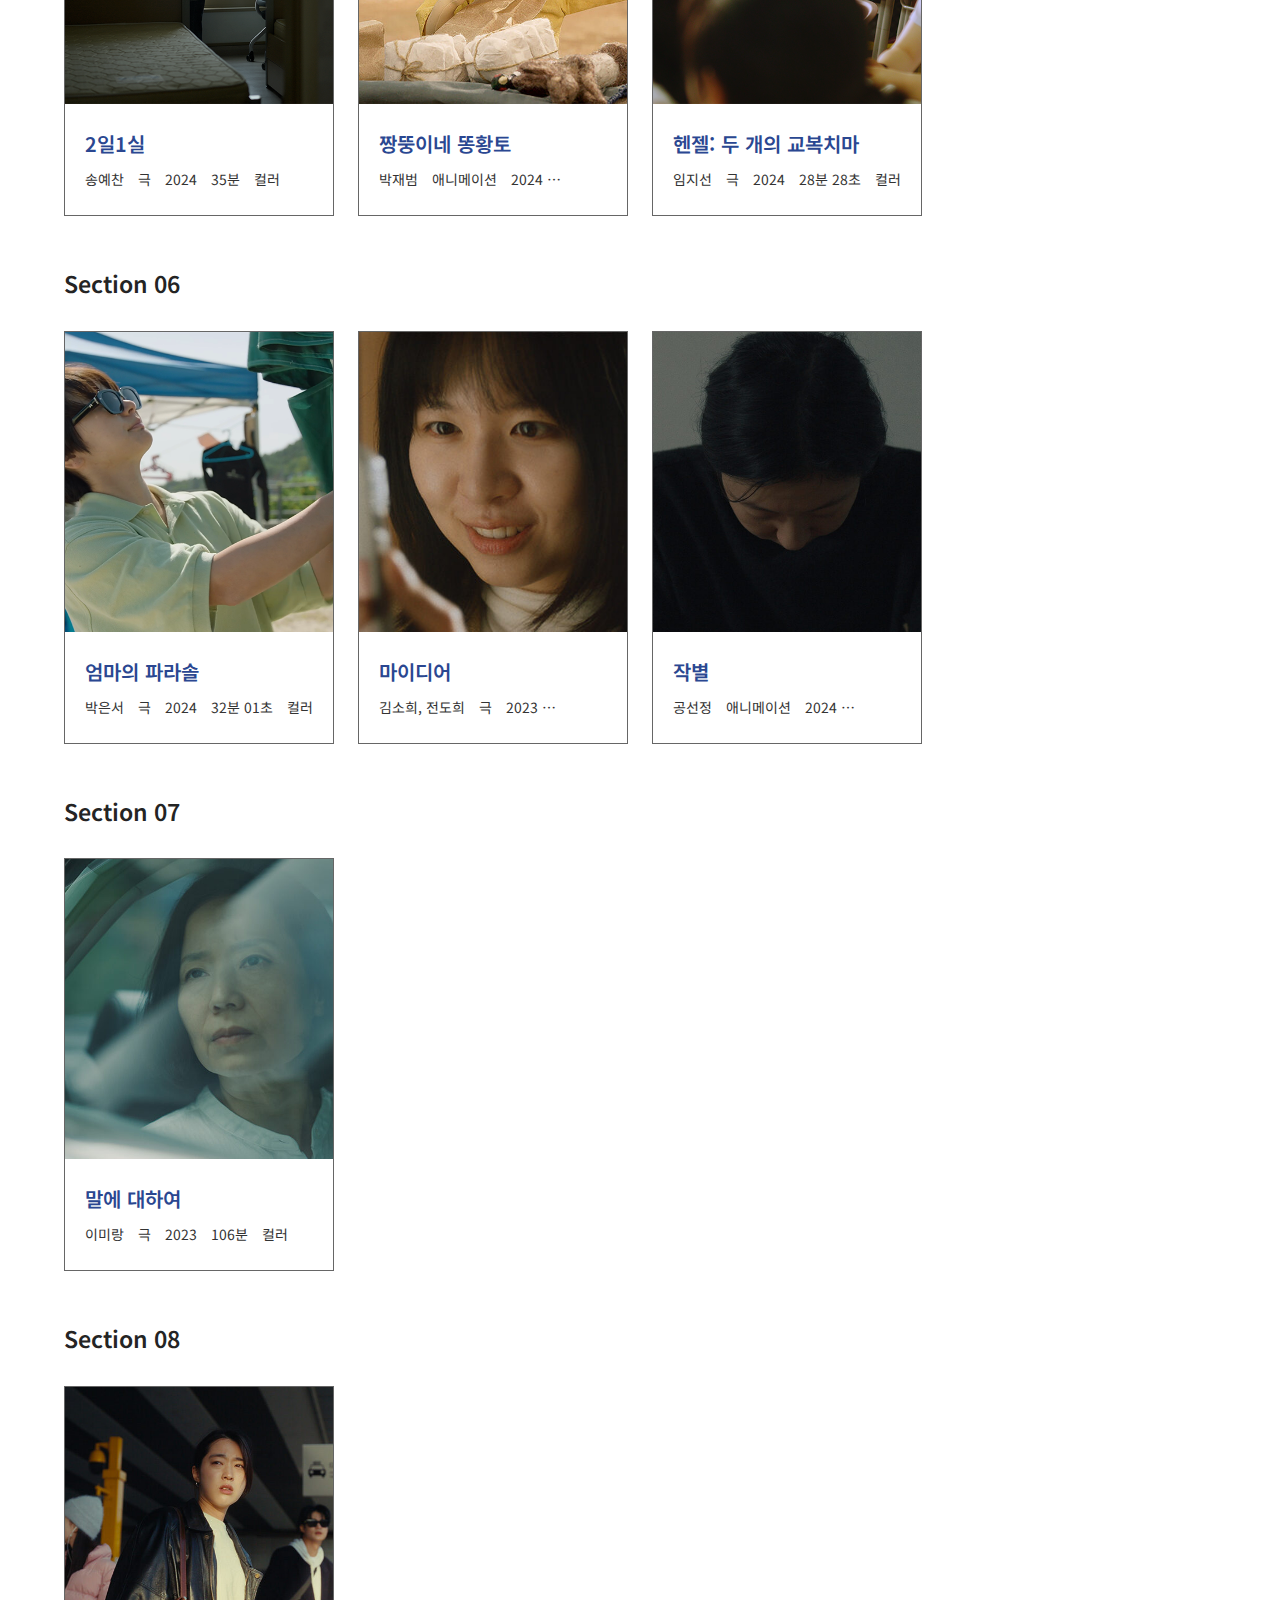
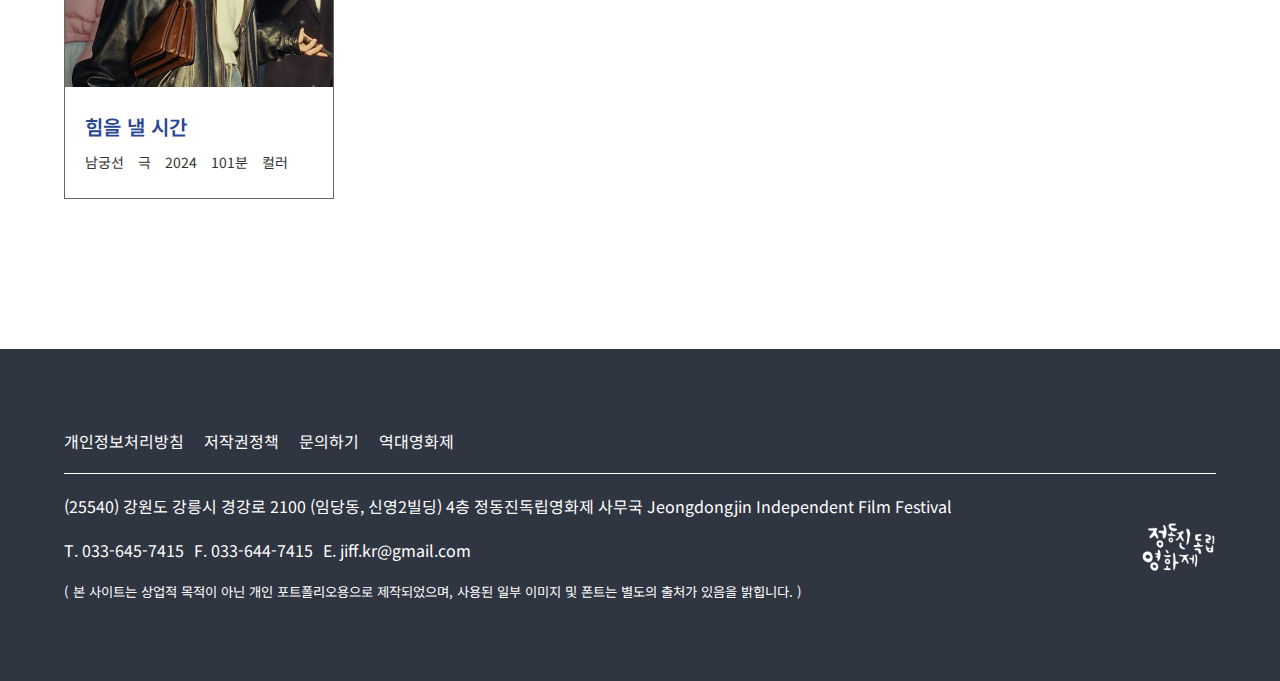
<file: sub/movie01_movie.html>
<!DOCTYPE html>
<html lang="ko">

<head>
  <meta charset="UTF-8">
  <meta name="viewport" content="width=device-width, initial-scale=1.0">
  <!--ios에서 숫자를 전화번호로 인식하는 것을 방지-->
  <meta name="format-detection" content="telephone=no, e-mail=no">
  <title>정동진독립영화제</title>

  <link rel="shortcut icon" href="../img/common/logo-192x192.jpg" type="image/x-icon">
  <!--font-->
  <link rel="preconnect" href="https://fonts.googleapis.com">
  <link rel="preconnect" href="https://fonts.gstatic.com" crossorigin>
  <link href="https://fonts.googleapis.com/css2?family=Noto+Sans+KR:wght@100..900&display=swap" rel="stylesheet">
  <!-- <link rel="stylesheet" href="css/font.css"> -->

  <!--web icon-->
  <link rel="stylesheet" href="https://cdn.jsdelivr.net/npm/bootstrap-icons@1.11.3/font/bootstrap-icons.min.css">

  <!--css-->
  <link rel="stylesheet" href="../css/reset.css">
  <!--swiper-->
  <link rel="stylesheet" href="../css/swiper-bundle.min.css">
  <link rel="stylesheet" href="../css/common.css">
  <link rel="stylesheet" href="../css/sub.css">
  <!--js-->
  <script src="../js/jquery-3.7.1.min.js"></script>
  <script src="../js/swiper-bundle.min.js"></script>
  <script src="../js/sub.js"></script>
</head>

<body>
  <div id="wrap">
    <!--header-->
    <header id="header" class="sub_header">
      <div class="inner">
        <h1>
          <a href="../index.html"><img src="../img/common/logo.svg" alt="정동진독립영화제"></a>
        </h1>
        <!--.gnb-->
        <nav>
          <ul class="gnb">
            <li><a href="../sub/info01_info.html">영화제 소개</a>
              <!--.depth2-->
              <ul class="depth2">
                <li><a href="../sub/info01_info.html">행사 개요</a></li>
                <li><a href="../sub/info02_guide.html">영화제 가이드</a></li>
                <li><a href="#">후원/협찬</a></li>
                <li><a href="#">아이덴티티</a></li>
              </ul>
            </li>
            <li><a href="#">출품/지원</a>
              <!--.depth2-->
              <ul class="depth2">
                <li><a href="#">출품</a></li>
                <li><a href="#">지원</a></li>
              </ul>
            </li>
            <li><a href="../sub/program.html">프로그램</a>
              <!--.depth2-->
              <ul class="depth2">
                <li><a href="../sub/program.html">부대행사</a></li>
              </ul>
            </li>
            <li><a href="../sub/movie01_movie.html">역대 영화제</a>
              <!--.depth2-->
              <ul class="depth2">
                <li><a href="../sub/movie01_movie.html">상영작</a></li>
                <li><a href="#">상영 시간표</a></li>
                <li><a href="../sub/movie03_search.html">상영작 검색</a></li>
              </ul>
            </li>
            <li><a href="#">커뮤니티</a>
              <!--.depth2-->
              <ul class="depth2">
                <li><a href="#">공지사항</a></li>
                <li><a href="#">자유게시판</a></li>
                <li><a href="#">이벤트게시판</a></li>
                <li><a href="#">뉴스레터</a></li>
                <li><a href="#">언론보도</a></li>
                <li><a href="#">웹데일리</a></li>
                <li><a href="#">사진첩</a></li>
              </ul>
            </li>
            <li><a href="#">후원안내</a>
              <!--.depth2-->
              <ul class="depth2">
                <li><a href="#">후원 안내</a></li>
                <li><a href="#">명예의 전당</a></li>
              </ul>
            </li>
          </ul>
        </nav>
        <button class="ham">모바일메뉴</button>
        <!--.util-->
        <div class="util">
          <a href="https://theque.tistory.com/">강릉독립예술극장</a>
          <a href="#">ENG</a>
          <a href="../sub/movie03_search.html" class="btn_sch"><img src="../img/common/icon_sch_b.svg" alt="검색"></a>
        </div><!--.util-->
      </div><!--.inner-->
      <div class="depth2_bg"></div>

      <!--mobile menu-->
      <div class="mmenu">

        <div class="mheader">
          <div class="mheader_inner">
            <div class="mlogo"><a href="../index.html"><img src="../img/common/logo.svg" alt="정동진독립영화제"></a></div>
            <div class="mheader_right">
              <ul class="mutil">
                <li><a href="https://theque.tistory.com/">강릉독립예술극장</a></li>
                <li><a href="#">ENG</a></li>
                <li><a href="../sub/movie03_search.html">검색</a></li>
              </ul>
              <button class="mmenu_close">모바일메뉴닫기</button>
            </div>
          </div><!--.mmenu_inner-->
        </div><!--.mheader-->

        <div class="mgnb_area">
          <ul class="mgnb">
            <li>
              <div class="mdepth1">
                <a href="#">영화제 소개</a>
                <i class="bi bi-chevron-up slide_down"></i>
              </div>
              <!--.mdepth2-->
              <ul class="mdepth2">
                <li><a href="../sub/info01_info.html">행사 개요</a></li>
                <li><a href="../sub/info02_guide.html">영화제 가이드</a></li>
                <li><a href="#">후원/협찬</a></li>
                <li><a href="#">아이덴티티</a></li>
              </ul>
            </li>
            <li>
              <div class="mdepth1">
                <a href="#">출품/지원</a>
                <i class="bi bi-chevron-up slide_down"></i>
              </div>
              <!--.mdepth2-->
              <ul class="mdepth2">
                <li><a href="#">출품</a></li>
                <li><a href="#">지원</a></li>
              </ul>
            </li>
            <li>
              <div class="mdepth1">
                <a href="#">프로그램</a>
                <i class="bi bi-chevron-up slide_down"></i>
              </div>
              <!--.mdepth2-->
              <ul class="mdepth2">
                <li><a href="../sub/program.html">부대행사</a></li>
              </ul>
            </li>
            <li>
              <div class="mdepth1">
                <a href="#">역대 영화제</a>
                <i class="bi bi-chevron-up slide_down"></i>
              </div>
              <!--.mdepth2-->
              <ul class="mdepth2">
                <li><a href="../sub/movie01_movie.html">상영작</a></li>
                <li><a href="#">상영 시간표</a></li>
                <li><a href="../sub/movie03_search.html">상영작 검색</a></li>
              </ul>
            </li>
            <li>
              <div class="mdepth1">
                <a href="#">커뮤니티</a>
                <i class="bi bi-chevron-up slide_down"></i>
              </div>
              <!--.mdepth2-->
              <ul class="mdepth2">
                <li><a href="#">공지사항</a></li>
                <li><a href="#">자유게시판</a></li>
                <li><a href="#">이벤트게시판</a></li>
                <li><a href="#">뉴스레터</a></li>
                <li><a href="#">언론보도</a></li>
                <li><a href="#">웹데일리</a></li>
                <li><a href="#">사진첩</a></li>
              </ul>
            </li>
            <li>
              <div class="mdepth1">
                <a href="#">후원 안내</a>
                <i class="bi bi-chevron-up slide_down"></i>
              </div>
              <!--.mdepth2-->
              <ul class="mdepth2">
                <li><a href="#">후원 안내</a></li>
                <li><a href="#">명예의 전당</a></li>
              </ul>
            </li>
          </ul>
        </div><!--.mgnb_area-->

      </div><!--.mmenu-->
    </header>

    <div class="content">
      <div id="sub_visual" class="movie">
        <div class="inner">
          <h2>역대영화제</h2>
          <ul class="sub_depth2">
            <li class="active"><a href="../sub/movie01_movie.html">상영작</a></li>
            <li><a href="#">상영시간표</a></li>
            <li><a href="../sub/movie03_search.html">상영작 검색</a></li>
          </ul>
        </div><!--.inner-->
      </div><!--.sub_visual-->

      <section class="movie">
        <div class="inner">
          <div class="tit_box">
            <h3>상영작</h3>
            <form>
              <fieldset>
                <legend>영화제선택</legend>
                <select>
                  <option>jiff26</option>
                  <option>jiff25</option>
                  <option>jiff24</option>
                  <option>jiff23</option>
                  <option>jiff22</option>
                  <option>jiff21</option>
                </select>
              </fieldset>
            </form>
          </div><!--.tit_box-->

          <div class="movie_box">
            <h4>Section 01</h4>
            <ul class="movie_list">

              <li class="movie_card">
                <a href="#">
                  <div class="img_box">
                    <img src="../img/sub/movie01.jpg" alt="에라!">
                  </div><!--.img_box-->
                  <div class="txt_box">
                    <h5>에라!</h5>
                    <p class="excerpt">
                      <span>신지수</span>
                      <span>극</span>
                      <span>2024</span>
                      <span>24분 59초</span>
                      <span>컬러</span>
                    </p>
                  </div><!--.txt_box-->
                </a>
              </li>

              <li class="movie_card">
                <a href="#">
                  <div class="img_box">
                    <img src="../img/sub/movie02.jpg" alt="손끝의 말">
                  </div><!--.img_box-->
                  <div class="txt_box">
                    <h5>손끝의 말</h5>
                    <p class="excerpt">
                      <span>조원용</span>
                      <span>극</span>
                      <span>2024</span>
                      <span>12분 13초</span>
                      <span>컬러</span>
                    </p>
                  </div><!--.txt_box-->
                </a>
              </li>

              <li class="movie_card">
                <a href="#">
                  <div class="img_box">
                    <img src="../img/sub/movie03.png" alt="드라이브">
                  </div><!--.img_box-->
                  <div class="txt_box">
                    <h5>드라이브</h5>
                    <p class="excerpt">
                      <span>박세연</span>
                      <span>애니메이션</span>
                      <span>2024</span>
                      <span>2분 46초</span>
                      <span>컬러</span>
                    </p>
                  </div><!--.txt_box-->
                </a>
              </li>

              <li class="movie_card">
                <a href="#">
                  <div class="img_box">
                    <img src="../img/sub/movie04.png" alt="안경">
                  </div><!--.img_box-->
                  <div class="txt_box">
                    <h5>안경</h5>
                    <p class="excerpt">
                      <span>심규원</span>
                      <span>극</span>
                      <span>2024</span>
                      <span>24분 15초</span>
                      <span>컬러</span>
                    </p>
                  </div><!--.txt_box-->
                </a>
              </li>
            </ul>
          </div><!--.movie_box1-->

          <div class="movie_box">
            <h4>Section 02</h4>
            <ul class="movie_list">

              <li class="movie_card">
                <a href="#">
                  <div class="img_box">
                    <img src="../img/sub/movie05.jpg" alt="생의 기쁨 삶의 기쁨">
                  </div><!--.img_box-->
                  <div class="txt_box">
                    <h5>생의 기쁨 삶의 기쁨</h5>
                    <p class="excerpt">
                      <span>송영성</span>
                      <span>애니메이션</span>
                      <span>2024</span>
                      <span>1분</span>
                      <span>컬러/흑백</span>
                    </p>
                  </div><!--.txt_box-->
                </a>
              </li>

              <li class="movie_card">
                <a href="#">
                  <div class="img_box">
                    <img src="../img/sub/movie06.png" alt="메아리">
                  </div><!--.img_box-->
                  <div class="txt_box">
                    <h5>메아리</h5>
                    <p class="excerpt">
                      <span>임유리</span>
                      <span>극</span>
                      <span>2023</span>
                      <span>21분 04초</span>
                      <span>컬러</span>
                    </p>
                  </div><!--.txt_box-->
                </a>
              </li>

              <li class="movie_card">
                <a href="#">
                  <div class="img_box">
                    <img src="../img/sub/movie07.png" alt="4000BPM">
                  </div><!--.img_box-->
                  <div class="txt_box">
                    <h5>4000BPM</h5>
                    <p class="excerpt">
                      <span>황지완</span>
                      <span>극</span>
                      <span>2023</span>
                      <span>5분 40초</span>
                      <span>컬러</span>
                    </p>
                  </div><!--.txt_box-->
                </a>
              </li>

              <li class="movie_card">
                <a href="#">
                  <div class="img_box">
                    <img src="../img/sub/movie08.jpg" alt="감자의 모양">
                  </div><!--.img_box-->
                  <div class="txt_box">
                    <h5>감자의 모양</h5>
                    <p class="excerpt">
                      <span>김수웅, 이지윤</span>
                      <span>극</span>
                      <span>2023</span>
                      <span>25분 50초</span>
                      <span>컬러</span>
                    </p>
                  </div><!--.txt_box-->
                </a>
              </li>
            </ul>
          </div><!--.movie_box2-->

          <div class="movie_box">
            <h4>Section 03</h4>
            <ul class="movie_list">

              <li class="movie_card">
                <a href="#">
                  <div class="img_box">
                    <img src="../img/sub/movie09.jpg" alt="아무도 모른다">
                  </div><!--.img_box-->
                  <div class="txt_box">
                    <h5>아무도 모른다</h5>
                    <p class="excerpt">
                      <span>허하영</span>
                      <span>애니메이션</span>
                      <span>2023</span>
                      <span>7분 03초</span>
                      <span>컬러</span>
                    </p>
                  </div><!--.txt_box-->
                </a>
              </li>

              <li class="movie_card">
                <a href="#">
                  <div class="img_box">
                    <img src="../img/sub/movie10.png" alt="꿈은 이루어진다">
                  </div><!--.img_box-->
                  <div class="txt_box">
                    <h5>꿈은 이루어진다</h5>
                    <p class="excerpt">
                      <span>남궁연이</span>
                      <span>극</span>
                      <span>2023</span>
                      <span>23분 17초</span>
                      <span>컬러</span>
                    </p>
                  </div><!--.txt_box-->
                </a>
              </li>

              <li class="movie_card">
                <a href="#">
                  <div class="img_box">
                    <img src="../img/sub/movie11.png" alt="나의 정원에는 보푸라기">
                  </div><!--.img_box-->
                  <div class="txt_box">
                    <h5>나의 정원에는 보푸라기</h5>
                    <p class="excerpt">
                      <span>김봄</span>
                      <span>애니메이션</span>
                      <span>2024</span>
                      <span>8분 55초</span>
                      <span>컬러</span>
                    </p>
                  </div><!--.txt_box-->
                </a>
              </li>

              <li class="movie_card">
                <a href="#">
                  <div class="img_box">
                    <img src="../img/sub/movie12.jpg" alt="명태">
                  </div><!--.img_box-->
                  <div class="txt_box">
                    <h5>명태</h5>
                    <p class="excerpt">
                      <span>유이수</span>
                      <span>극</span>
                      <span>2024</span>
                      <span>19분 25초</span>
                      <span>컬러</span>
                    </p>
                  </div><!--.txt_box-->
                </a>
              </li>
            </ul>
          </div><!--.movie_box3-->

          <div class="movie_box">
            <h4>Section 04</h4>
            <ul class="movie_list">

              <li class="movie_card">
                <a href="#">
                  <div class="img_box">
                    <img src="../img/sub/movie13.jpg" alt="이리할멈">
                  </div><!--.img_box-->
                  <div class="txt_box">
                    <h5>이리할멈</h5>
                    <p class="excerpt">
                      <span>조정민, 조경민</span>
                      <span>극</span>
                      <span>2024</span>
                      <span>18분 32초</span>
                      <span>컬러</span>
                    </p>
                  </div><!--.txt_box-->
                </a>
              </li>

              <li class="movie_card">
                <a href="#">
                  <div class="img_box">
                    <img src="../img/sub/movie14.jpg" alt="땅거미">
                  </div><!--.img_box-->
                  <div class="txt_box">
                    <h5>땅거미</h5>
                    <p class="excerpt">
                      <span>박세영</span>
                      <span>극</span>
                      <span>2024</span>
                      <span>17분 22초</span>
                      <span>컬러</span>
                    </p>
                  </div><!--.txt_box-->
                </a>
              </li>

              <li class="movie_card">
                <a href="#">
                  <div class="img_box">
                    <img src="../img/sub/movie15.bmp" alt="새엄마찾기">
                  </div><!--.img_box-->
                  <div class="txt_box">
                    <h5>새엄마찾기</h5>
                    <p class="excerpt">
                      <span>이예림</span>
                      <span>애니메이션</span>
                      <span>2024</span>
                      <span>9분 14초</span>
                      <span>컬러</span>
                    </p>
                  </div><!--.txt_box-->
                </a>
              </li>

              <li class="movie_card">
                <a href="#">
                  <div class="img_box">
                    <img src="../img/sub/movie16.jpg" alt="스위밍">
                  </div><!--.img_box-->
                  <div class="txt_box">
                    <h5>스위밍</h5>
                    <p class="excerpt">
                      <span>서새롬</span>
                      <span>애니메이션</span>
                      <span>2023</span>
                      <span>11분 09초</span>
                      <span>컬러</span>
                    </p>
                  </div><!--.txt_box-->
                </a>
              </li>
            </ul>
          </div><!--.movie_box4-->

          <div class="movie_box">
            <h4>Section 05</h4>
            <ul class="movie_list">

              <li class="movie_card">
                <a href="#">
                  <div class="img_box">
                    <img src="../img/sub/movie17.png" alt="2인1실">
                  </div><!--.img_box-->
                  <div class="txt_box">
                    <h5>2일1실</h5>
                    <p class="excerpt">
                      <span>송예찬</span>
                      <span>극</span>
                      <span>2024</span>
                      <span>35분</span>
                      <span>컬러</span>
                    </p>
                  </div><!--.txt_box-->
                </a>
              </li>

              <li class="movie_card">
                <a href="#">
                  <div class="img_box">
                    <img src="../img/sub/movie18.jpg" alt="짱뚱이네 똥황토">
                  </div><!--.img_box-->
                  <div class="txt_box">
                    <h5>짱뚱이네 똥황토</h5>
                    <p class="excerpt">
                      <span>박재범</span>
                      <span>애니메이션</span>
                      <span>2024</span>
                      <span>25분 33초</span>
                      <span>컬러</span>
                    </p>
                  </div><!--.txt_box-->
                </a>
              </li>

              <li class="movie_card">
                <a href="#">
                  <div class="img_box">
                    <img src="../img/sub/movie19.png" alt="헨젤: 두 개의 교복치마">
                  </div><!--.img_box-->
                  <div class="txt_box">
                    <h5>헨젤: 두 개의 교복치마</h5>
                    <p class="excerpt">
                      <span>임지선</span>
                      <span>극</span>
                      <span>2024</span>
                      <span>28분 28초</span>
                      <span>컬러</span>
                    </p>
                  </div><!--.txt_box-->
                </a>
              </li>
            </ul>
          </div><!--.movie_box5-->

          <div class="movie_box">
            <h4>Section 06</h4>
            <ul class="movie_list">

              <li class="movie_card">
                <a href="#">
                  <div class="img_box">
                    <img src="../img/sub/movie20.png" alt="엄마의 파라솔">
                  </div><!--.img_box-->
                  <div class="txt_box">
                    <h5>엄마의 파라솔</h5>
                    <p class="excerpt">
                      <span>박은서</span>
                      <span>극</span>
                      <span>2024</span>
                      <span>32분 01초</span>
                      <span>컬러</span>
                    </p>
                  </div><!--.txt_box-->
                </a>
              </li>

              <li class="movie_card">
                <a href="#">
                  <div class="img_box">
                    <img src="../img/sub/movie21.jpg" alt="마이디어">
                  </div><!--.img_box-->
                  <div class="txt_box">
                    <h5>마이디어</h5>
                    <p class="excerpt">
                      <span>김소희, 전도희</span>
                      <span>극</span>
                      <span>2023</span>
                      <span>24분 41초</span>
                      <span>컬러</span>
                    </p>
                  </div><!--.txt_box-->
                </a>
              </li>

              <li class="movie_card">
                <a href="#">
                  <div class="img_box">
                    <img src="../img/sub/movie22.jpg" alt="작별">
                  </div><!--.img_box-->
                  <div class="txt_box">
                    <h5>작별</h5>
                    <p class="excerpt">
                      <span>공선정</span>
                      <span>애니메이션</span>
                      <span>2024</span>
                      <span>25분 34초</span>
                      <span>컬러</span>
                    </p>
                  </div><!--.txt_box-->
                </a>
              </li>
            </ul>
          </div><!--.movie_box6-->

          <div class="movie_box">
            <h4>Section 07</h4>
            <ul class="movie_list">

              <li class="movie_card">
                <a href="#">
                  <div class="img_box">
                    <img src="../img/sub/movie23.jpg" alt="말에 대하여">
                  </div><!--.img_box-->
                  <div class="txt_box">
                    <h5>말에 대하여</h5>
                    <p class="excerpt">
                      <span>이미랑</span>
                      <span>극</span>
                      <span>2023</span>
                      <span>106분</span>
                      <span>컬러</span>
                    </p>
                  </div><!--.txt_box-->
                </a>
              </li>

            </ul>
          </div><!--.movie_box7-->

          <div class="movie_box">
            <h4>Section 08</h4>
            <ul class="movie_list">

              <li class="movie_card">
                <a href="#">
                  <div class="img_box">
                    <img src="../img/sub/movie24.jpg" alt="힘을 낼 시간">
                  </div><!--.img_box-->
                  <div class="txt_box">
                    <h5>힘을 낼 시간</h5>
                    <p class="excerpt">
                      <span>남궁선</span>
                      <span>극</span>
                      <span>2024</span>
                      <span>101분</span>
                      <span>컬러</span>
                    </p>
                  </div><!--.txt_box-->
                </a>
              </li>

            </ul>
          </div><!--.movie_box8-->
        </div><!--.inner-->
      </section>

    </div><!--.content-->

    <!--footer-->
    <footer id="footer">
      <div class="inner">
        <div class="footer_top">
          <ul>
            <li><a href="#">개인정보처리방침</a></li>
            <li><a href="#">저작권정책</a></li>
            <li><a href="#">문의하기</a></li>
            <li><a href="#">역대영화제</a></li>
          </ul>
        </div>
        <div class="footer_btm">
          <div class="txt_box">
            <address>(25540) 강원도 강릉시 경강로 2100 (임당동, 신영2빌딩) 4층 정동진독립영화제 사무국 Jeongdongjin Independent Film Festival
            </address>
            <p class="tel"><a href="tel:033-645-7415">T. 033-645-7415</a><span>F. 033-644-7415</span><span>E.
                jiff.kr@gmail.com</span>
            </p>
            <small>( 본 사이트는 상업적 목적이 아닌 개인 포트폴리오용으로 제작되었으며, 사용된 일부 이미지 및 폰트는 별도의 출처가 있음을 밝힙니다. )</small>
          </div>
          <div class="img_box"><img src="../img/common/f_logo_white.svg" alt="정동진독립영화제"></div>
        </div>
      </div>
    </footer>

    <!--quick-menu-->
    <div class="quick_area">
      <div class="quick_menu">
        <div class="btn_volunteer"><a href="#">출품/지원</a></div>
        <div class="btn_movie"><a href="#">역대 영화제</a></div>
        <div class="btn_map"><a href="#">오시는길</a></div>
      </div>
      <button class="gotop">맨위로</button>
    </div>

    <!--mobile-quick-menu = fab-btn-->
    <div class="fab">
      <div class="fab_area">
        <div class="mbtn_area">
          <div class="mbtn_list">
            <div class="mbtn_volunteer"><a href="#">출품/지원</a></div>
            <div class="mbtn_movie"><a href="#">역대 영화제</a></div>
            <div class="mbtn_map"><a href="#">오시는길</a></div>
            <button class="mbtn_gotop">맨위로</button>
          </div>
        </div>
        <div class="btn_fab_area">
          <button class="btn_fab_close"><img src="../img/common/mbtn_fab_close.svg" alt="fab버튼"></button>
          <button class="btn_fab"><img src="../img/common/mbtn_fab.svg" alt="fab버튼"></button>
        </div>
      </div>
    </div>

  </div>
</body>

</html>
</file>
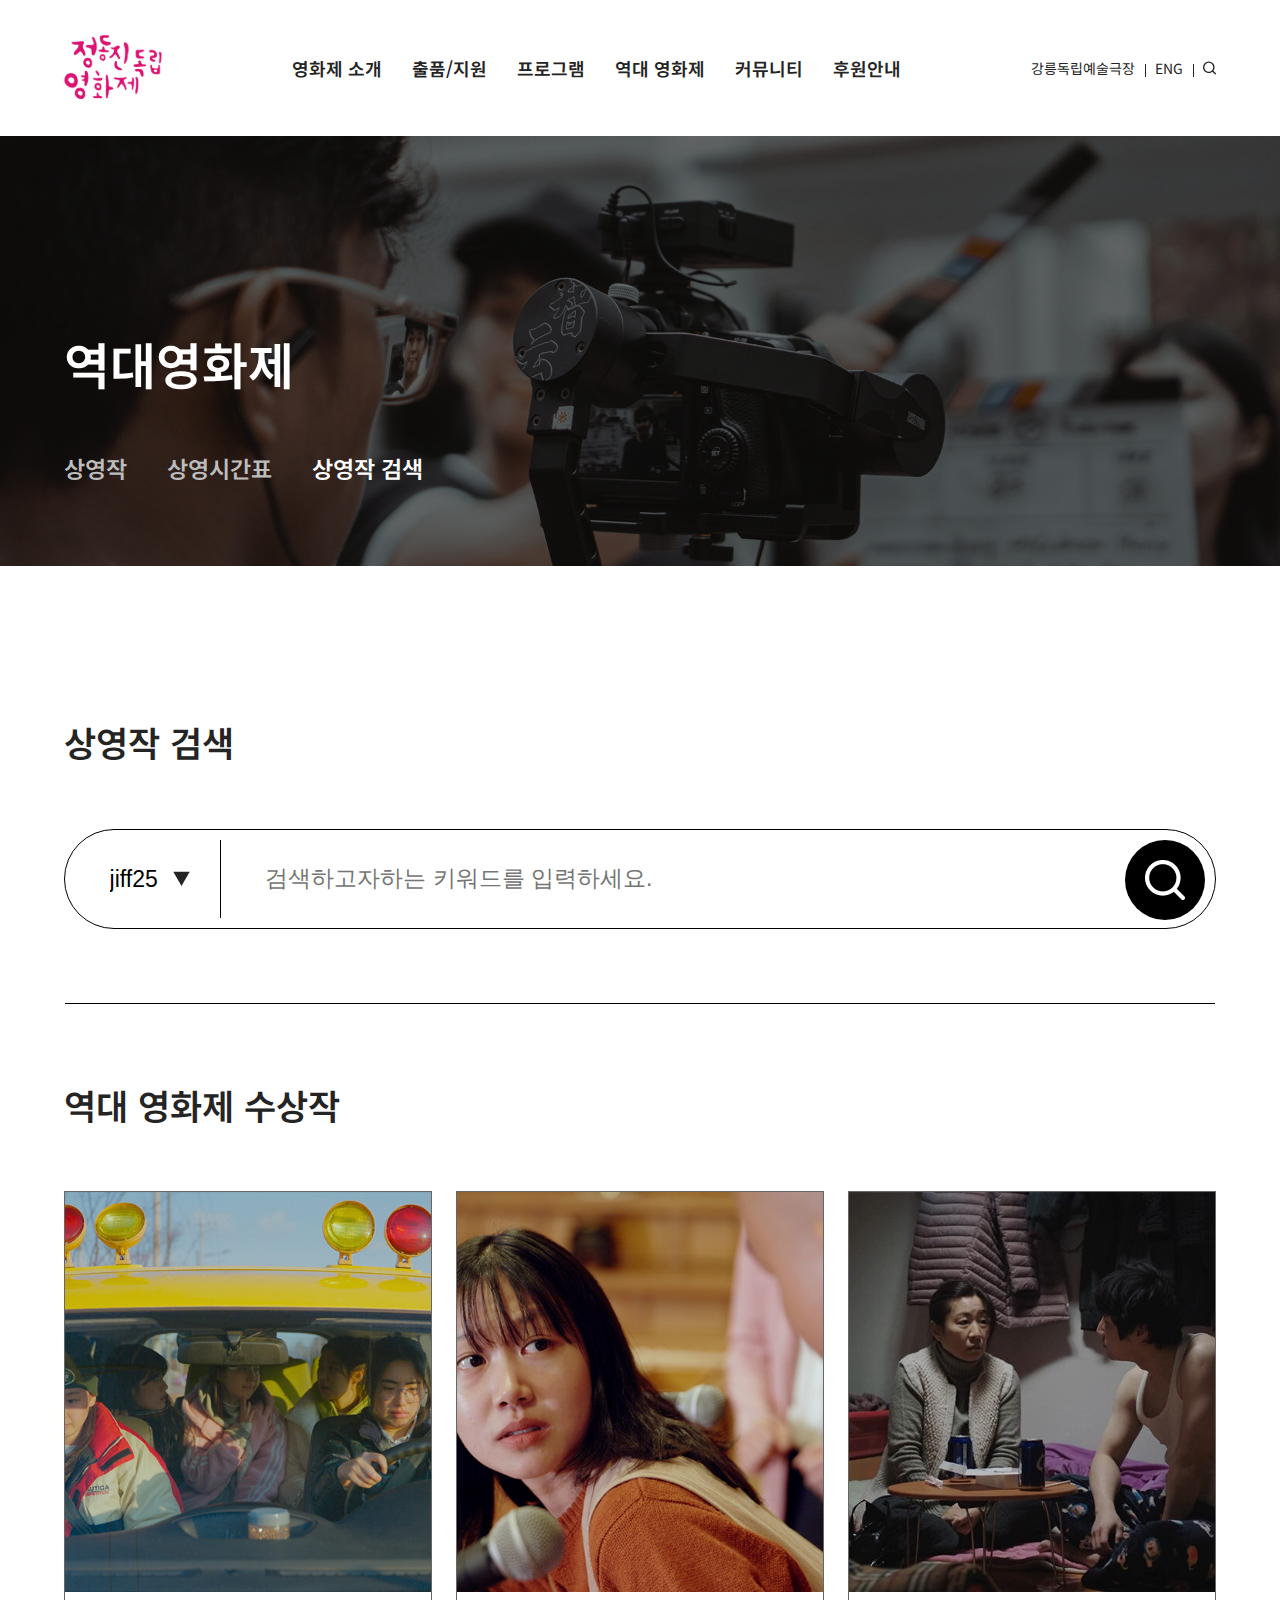
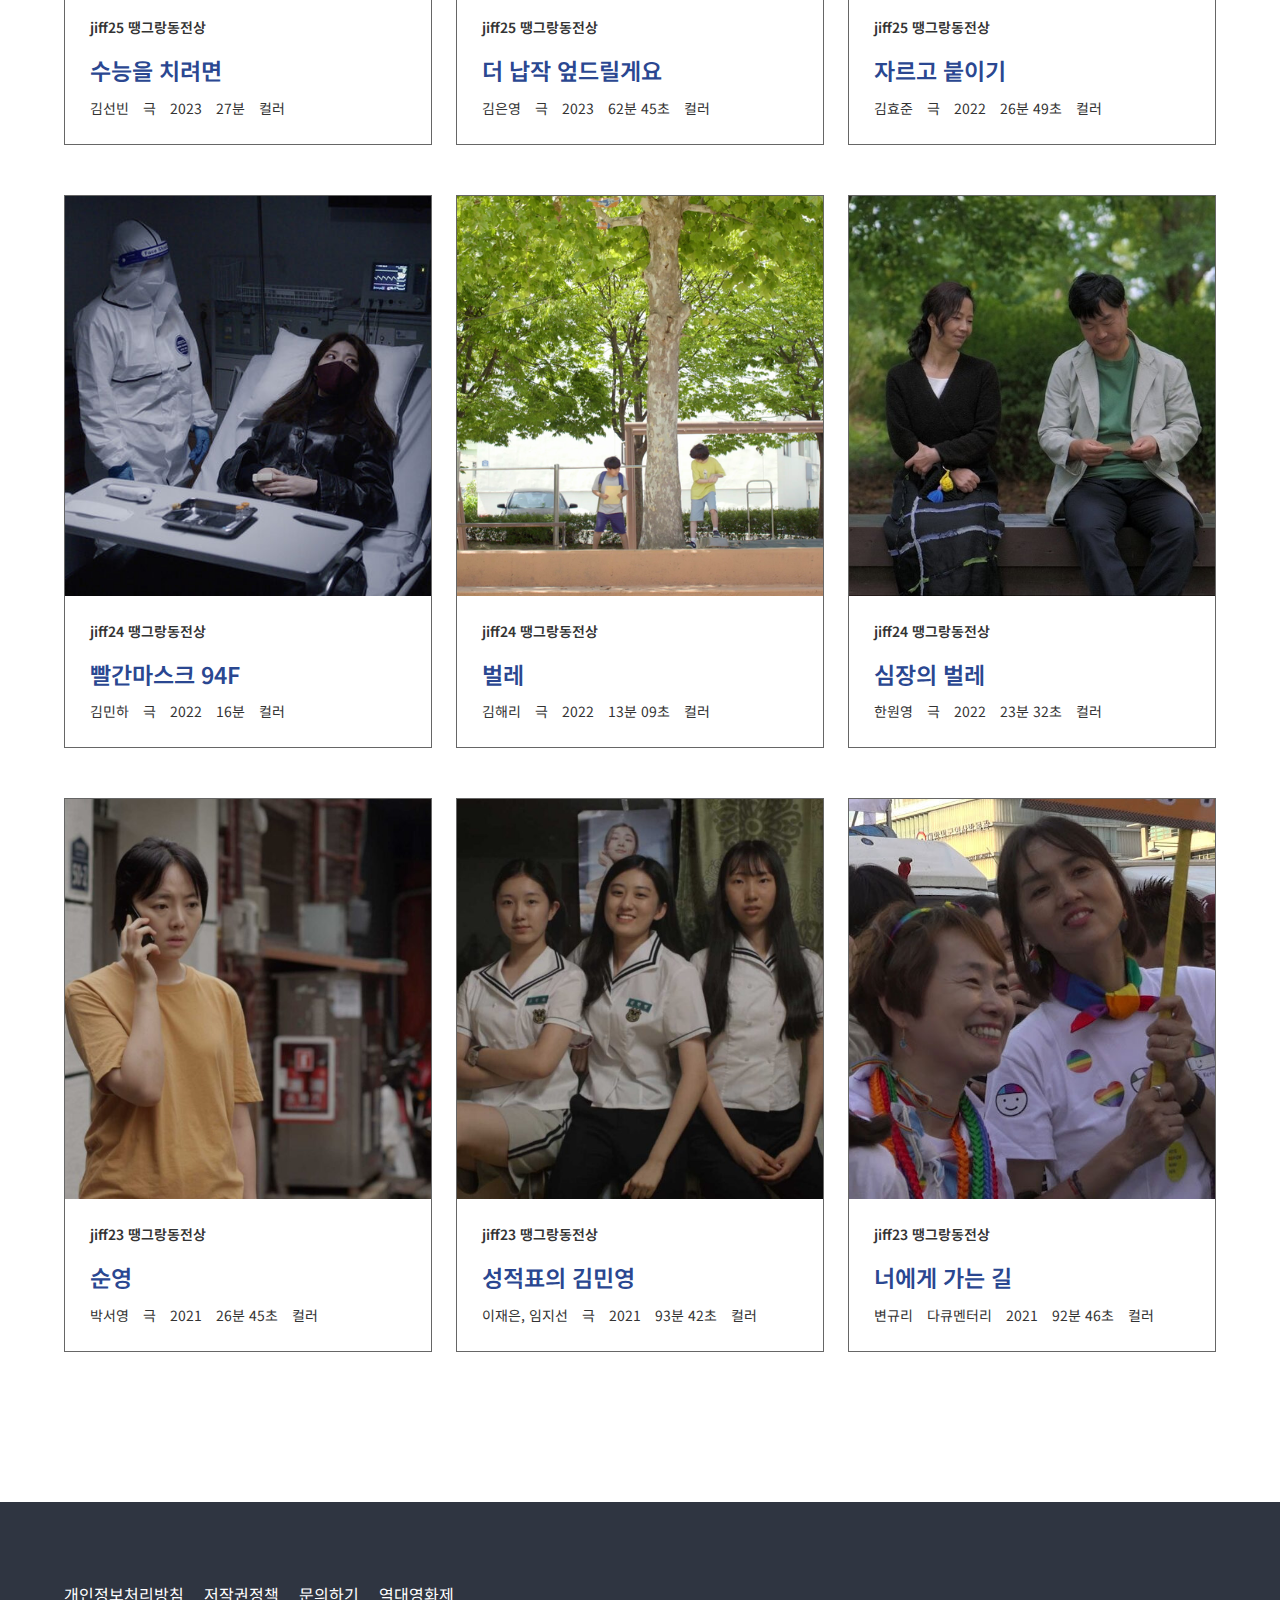
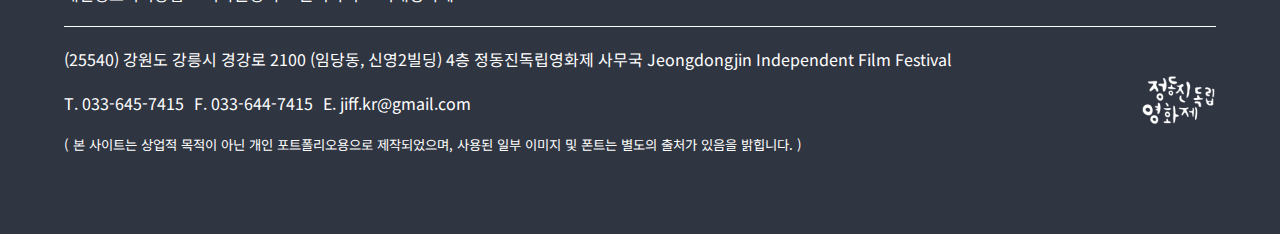
<file: sub/movie03_search.html>
<!DOCTYPE html>
<html lang="ko">

<head>
  <meta charset="UTF-8">
  <meta name="viewport" content="width=device-width, initial-scale=1.0">
  <!--ios에서 숫자를 전화번호로 인식하는 것을 방지-->
  <meta name="format-detection" content="telephone=no, e-mail=no">
  <title>정동진독립영화제</title>

  <link rel="shortcut icon" href="../img/common/logo-192x192.jpg" type="image/x-icon">
  <!--font-->
  <link rel="preconnect" href="https://fonts.googleapis.com">
  <link rel="preconnect" href="https://fonts.gstatic.com" crossorigin>
  <link href="https://fonts.googleapis.com/css2?family=Noto+Sans+KR:wght@100..900&display=swap" rel="stylesheet">
  <!-- <link rel="stylesheet" href="css/font.css"> -->

  <!--web icon-->
  <link rel="stylesheet" href="https://cdn.jsdelivr.net/npm/bootstrap-icons@1.11.3/font/bootstrap-icons.min.css">

  <!--css-->
  <link rel="stylesheet" href="../css/reset.css">
  <!--swiper-->
  <link rel="stylesheet" href="../css/swiper-bundle.min.css">
  <link rel="stylesheet" href="../css/common.css">
  <link rel="stylesheet" href="../css/sub.css">
  <!--js-->
  <script src="../js/jquery-3.7.1.min.js"></script>
  <script src="../js/swiper-bundle.min.js"></script>
  <script src="../js/sub.js"></script>
</head>

<body>
  <div id="wrap">
    <!--header-->
    <header id="header" class="sub_header">
      <div class="inner">
        <h1>
          <a href="../index.html"><img src="../img/common/logo.svg" alt="정동진독립영화제"></a>
        </h1>
        <!--.gnb-->
        <nav>
          <ul class="gnb">
            <li><a href="../sub/info01_info.html">영화제 소개</a>
              <!--.depth2-->
              <ul class="depth2">
                <li><a href="../sub/info01_info.html">행사 개요</a></li>
                <li><a href="../sub/info02_guide.html">영화제 가이드</a></li>
                <li><a href="#">후원/협찬</a></li>
                <li><a href="#">아이덴티티</a></li>
              </ul>
            </li>
            <li><a href="#">출품/지원</a>
              <!--.depth2-->
              <ul class="depth2">
                <li><a href="#">출품</a></li>
                <li><a href="#">지원</a></li>
              </ul>
            </li>
            <li><a href="../sub/program.html">프로그램</a>
              <!--.depth2-->
              <ul class="depth2">
                <li><a href="../sub/program.html">부대행사</a></li>
              </ul>
            </li>
            <li><a href="#">역대 영화제</a>
              <!--.depth2-->
              <ul class="depth2">
                <li><a href="../sub/movie01_movie.html">상영작</a></li>
                <li><a href="#">상영 시간표</a></li>
                <li><a href="../sub/movie03_search.html">상영작 검색</a></li>
              </ul>
            </li>
            <li><a href="#">커뮤니티</a>
              <!--.depth2-->
              <ul class="depth2">
                <li><a href="#">공지사항</a></li>
                <li><a href="#">자유게시판</a></li>
                <li><a href="#">이벤트게시판</a></li>
                <li><a href="#">뉴스레터</a></li>
                <li><a href="#">언론보도</a></li>
                <li><a href="#">웹데일리</a></li>
                <li><a href="#">사진첩</a></li>
              </ul>
            </li>
            <li><a href="#">후원안내</a>
              <!--.depth2-->
              <ul class="depth2">
                <li><a href="#">후원 안내</a></li>
                <li><a href="#">명예의 전당</a></li>
              </ul>
            </li>
          </ul>
        </nav>
        <button class="ham">모바일메뉴</button>
        <!--.util-->
        <div class="util">
          <a href="https://theque.tistory.com/">강릉독립예술극장</a>
          <a href="#">ENG</a>
          <a href="../sub/movie03_search.html" class="btn_sch"><img src="../img/common/icon_sch_b.svg" alt="검색"></a>
        </div><!--.util-->
      </div><!--.inner-->
      <div class="depth2_bg"></div>

      <!--mobile menu-->
      <div class="mmenu">

        <div class="mheader">
          <div class="mheader_inner">
            <div class="mlogo"><a href="../index.html"><img src="../img/common/logo.svg" alt="정동진독립영화제"></a></div>
            <div class="mheader_right">
              <ul class="mutil">
                <li><a href="https://theque.tistory.com/">강릉독립예술극장</a></li>
                <li><a href="#">ENG</a></li>
                <li><a href="../sub/movie03_search.html">검색</a></li>
              </ul>
              <button class="mmenu_close">모바일메뉴닫기</button>
            </div>
          </div><!--.mmenu_inner-->
        </div><!--.mheader-->

        <div class="mgnb_area">
          <ul class="mgnb">
            <li>
              <div class="mdepth1">
                <a href="#">영화제 소개</a>
                <i class="bi bi-chevron-up slide_down"></i>
              </div>
              <!--.mdepth2-->
              <ul class="mdepth2">
                <li><a href="../sub/info01_info.html">행사 개요</a></li>
                <li><a href="../sub/info02_guide.html">영화제 가이드</a></li>
                <li><a href="#">후원/협찬</a></li>
                <li><a href="#">아이덴티티</a></li>
              </ul>
            </li>
            <li>
              <div class="mdepth1">
                <a href="#">출품/지원</a>
                <i class="bi bi-chevron-up slide_down"></i>
              </div>
              <!--.mdepth2-->
              <ul class="mdepth2">
                <li><a href="#">출품</a></li>
                <li><a href="#">지원</a></li>
              </ul>
            </li>
            <li>
              <div class="mdepth1">
                <a href="#">프로그램</a>
                <i class="bi bi-chevron-up slide_down"></i>
              </div>
              <!--.mdepth2-->
              <ul class="mdepth2">
                <li><a href="../sub/program.html">부대행사</a></li>
              </ul>
            </li>
            <li>
              <div class="mdepth1">
                <a href="">역대 영화제</a>
                <i class="bi bi-chevron-up slide_down"></i>
              </div>
              <!--.mdepth2-->
              <ul class="mdepth2">
                <li><a href="../sub/movie01_movie.html">상영작</a></li>
                <li><a href="#">상영 시간표</a></li>
                <li><a href="../sub/movie03_search.html">상영작 검색</a></li>
              </ul>
            </li>
            <li>
              <div class="mdepth1">
                <a href="#">커뮤니티</a>
                <i class="bi bi-chevron-up slide_down"></i>
              </div>
              <!--.mdepth2-->
              <ul class="mdepth2">
                <li><a href="#">공지사항</a></li>
                <li><a href="#">자유게시판</a></li>
                <li><a href="#">이벤트게시판</a></li>
                <li><a href="#">뉴스레터</a></li>
                <li><a href="#">언론보도</a></li>
                <li><a href="#">웹데일리</a></li>
                <li><a href="#">사진첩</a></li>
              </ul>
            </li>
            <li>
              <div class="mdepth1">
                <a href="#">후원 안내</a>
                <i class="bi bi-chevron-up slide_down"></i>
              </div>
              <!--.mdepth2-->
              <ul class="mdepth2">
                <li><a href="#">후원 안내</a></li>
                <li><a href="#">명예의 전당</a></li>
              </ul>
            </li>
          </ul>
        </div><!--.mgnb_area-->

      </div><!--.mmenu-->
    </header>

    <div class="content">
      <div id="sub_visual" class="movie">
        <div class="inner">
          <h2>역대영화제</h2>
          <ul class="sub_depth2">
            <li><a href="../sub/movie01_movie.html">상영작</a></li>
            <li><a href="#">상영시간표</a></li>
            <li class="active"><a href="../sub/movie03_search.html">상영작 검색</a></li>
          </ul>
        </div><!--.inner-->
      </div><!--.sub_visual-->

      <section class="sch">
        <div class="inner">
          <h3>상영작 검색</h3>
          <form>
            <fieldset>
              <legend>검색페이지</legend>
              <div class="sch_box">
                <select>
                  <option>jiff25</option>
                  <option>jiff24</option>
                  <option>jiff23</option>
                  <option>jiff22</option>
                  <option>jiff21</option>
                </select>
                <input type="search" placeholder="검색하고자하는 키워드를 입력하세요.">
                <input type="submit" value="검색하기">
              </div>
            </fieldset>
          </form>
        </div><!--.inner-->
      </section>

      <section class="result">
        <div class="inner">
          <h3>역대 영화제 수상작</h3>
          <ul class="result_list">

            <li class="result_card">
              <a href="#">
                <div class="img_box">
                  <img src="../img/sub/award_01.jpg" alt="수능을 치려면">
                </div>
                <div class="txt_box">
                  <p>jiff25 땡그랑동전상</p>
                  <h4>수능을 치려면</h4>
                  <p class="excerpt">
                    <span>김선빈</span>
                    <span>극</span>
                    <span>2023</span>
                    <span>27분</span>
                    <span>컬러</span>
                  </p>
                </div>
              </a>
            </li>

            <li class="result_card">
              <a href="#">
                <div class="img_box">
                  <img src="../img/sub/award_02.png" alt="더 납작 엎드릴게요">
                </div>
                <div class="txt_box">
                  <p>jiff25 땡그랑동전상</p>
                  <h4>더 납작 엎드릴게요</h4>
                  <p class="excerpt">
                    <span>김은영</span>
                    <span>극</span>
                    <span>2023</span>
                    <span>62분 45초</span>
                    <span>컬러</span>
                  </p>
                </div>
              </a>
            </li>
            <li class="result_card">
              <a href="#">
                <div class="img_box">
                  <img src="../img/sub/award_03.jpg" alt="자르고 붙이기">
                </div>
                <div class="txt_box">
                  <p>jiff25 땡그랑동전상</p>
                  <h4>자르고 붙이기</h4>
                  <p class="excerpt">
                    <span>김효준</span>
                    <span>극</span>
                    <span>2022</span>
                    <span>26분 49초</span>
                    <span>컬러</span>
                  </p>
                </div>
              </a>
            </li>
            <li class="result_card">
              <a href="#">
                <div class="img_box">
                  <img src="../img/sub/award_04.jpg" alt="빨간마스크 94F">
                </div>
                <div class="txt_box">
                  <p>jiff24 땡그랑동전상</p>
                  <h4>빨간마스크 94F</h4>
                  <p class="excerpt">
                    <span>김민하</span>
                    <span>극</span>
                    <span>2022</span>
                    <span>16분</span>
                    <span>컬러</span>
                  </p>
                </div>
              </a>
            </li>
            <li class="result_card">
              <a href="#">
                <div class="img_box">
                  <img src="../img/sub/award_05.png" alt="벌레">
                </div>
                <div class="txt_box">
                  <p>jiff24 땡그랑동전상</p>
                  <h4>벌레</h4>
                  <p class="excerpt">
                    <span>김해리</span>
                    <span>극</span>
                    <span>2022</span>
                    <span>13분 09초</span>
                    <span>컬러</span>
                  </p>
                </div>
              </a>
            </li>
            <li class="result_card">
              <a href="#">
                <div class="img_box">
                  <img src="../img/sub/award_06.jpg" alt="심장의 벌레">
                </div>
                <div class="txt_box">
                  <p>jiff24 땡그랑동전상</p>
                  <h4>심장의 벌레</h4>
                  <p class="excerpt">
                    <span>한원영</span>
                    <span>극</span>
                    <span>2022</span>
                    <span>23분 32초</span>
                    <span>컬러</span>
                  </p>
                </div>
              </a>
            </li>
            <li class="result_card">
              <a href="#">
                <div class="img_box">
                  <img src="../img/sub/award_07.jpg" alt="순영">
                </div>
                <div class="txt_box">
                  <p>jiff23 땡그랑동전상</p>
                  <h4>순영</h4>
                  <p class="excerpt">
                    <span>박서영</span>
                    <span>극</span>
                    <span>2021</span>
                    <span>26분 45초</span>
                    <span>컬러</span>
                  </p>
                </div>
              </a>
            </li>
            <li class="result_card">
              <a href="#">
                <div class="img_box">
                  <img src="../img/sub/award_08.jpg" alt="성적표의 김민영">
                </div>
                <div class="txt_box">
                  <p>jiff23 땡그랑동전상</p>
                  <h4>성적표의 김민영</h4>
                  <p class="excerpt">
                    <span>이재은, 임지선</span>
                    <span>극</span>
                    <span>2021</span>
                    <span>93분 42초</span>
                    <span>컬러</span>
                  </p>
                </div>
              </a>
            </li>
            <li class="result_card">
              <a href="#">
                <div class="img_box">
                  <img src="../img/sub/award_09.jpg" alt="너에게 가는 길">
                </div>
                <div class="txt_box">
                  <p>jiff23 땡그랑동전상</p>
                  <h4>너에게 가는 길</h4>
                  <p class="excerpt">
                    <span>변규리</span>
                    <span>다큐멘터리</span>
                    <span>2021</span>
                    <span>92분 46초</span>
                    <span>컬러</span>
                  </p>
                </div>
              </a>
            </li>

          </ul>
        </div><!--.inner-->
      </section>

    </div><!--.content-->

    <!--footer-->
    <footer id="footer">
      <div class="inner">
        <div class="footer_top">
          <ul>
            <li><a href="#">개인정보처리방침</a></li>
            <li><a href="#">저작권정책</a></li>
            <li><a href="#">문의하기</a></li>
            <li><a href="#">역대영화제</a></li>
          </ul>
        </div>
        <div class="footer_btm">
          <div class="txt_box">
            <address>(25540) 강원도 강릉시 경강로 2100 (임당동, 신영2빌딩) 4층 정동진독립영화제 사무국 Jeongdongjin Independent Film Festival
            </address>
            <p class="tel"><a href="tel:033-645-7415">T. 033-645-7415</a><span>F. 033-644-7415</span><span>E.
                jiff.kr@gmail.com</span>
            </p>
            <small>( 본 사이트는 상업적 목적이 아닌 개인 포트폴리오용으로 제작되었으며, 사용된 일부 이미지 및 폰트는 별도의 출처가 있음을 밝힙니다. )</small>
          </div>
          <div class="img_box"><img src="../img/common/f_logo_white.svg" alt="정동진독립영화제"></div>
        </div>
      </div>
    </footer>

    <!--quick-menu-->
    <div class="quick_area">
      <div class="quick_menu">
        <div class="btn_volunteer"><a href="#">출품/지원</a></div>
        <div class="btn_movie"><a href="#">역대 영화제</a></div>
        <div class="btn_map"><a href="#">오시는길</a></div>
      </div>
      <button class="gotop">맨위로</button>
    </div>

    <!--mobile-quick-menu = fab-btn-->
    <div class="fab">
      <div class="fab_area">
        <div class="mbtn_area">
          <div class="mbtn_list">
            <div class="mbtn_volunteer"><a href="#">출품/지원</a></div>
            <div class="mbtn_movie"><a href="#">역대 영화제</a></div>
            <div class="mbtn_map"><a href="#">오시는길</a></div>
            <button class="mbtn_gotop">맨위로</button>
          </div>
        </div>
        <div class="btn_fab_area">
          <button class="btn_fab_close"><img src="../img/common/mbtn_fab_close.svg" alt="fab버튼"></button>
          <button class="btn_fab"><img src="../img/common/mbtn_fab.svg" alt="fab버튼"></button>
        </div>
      </div>
    </div>

  </div>
</body>

</html>
</file>
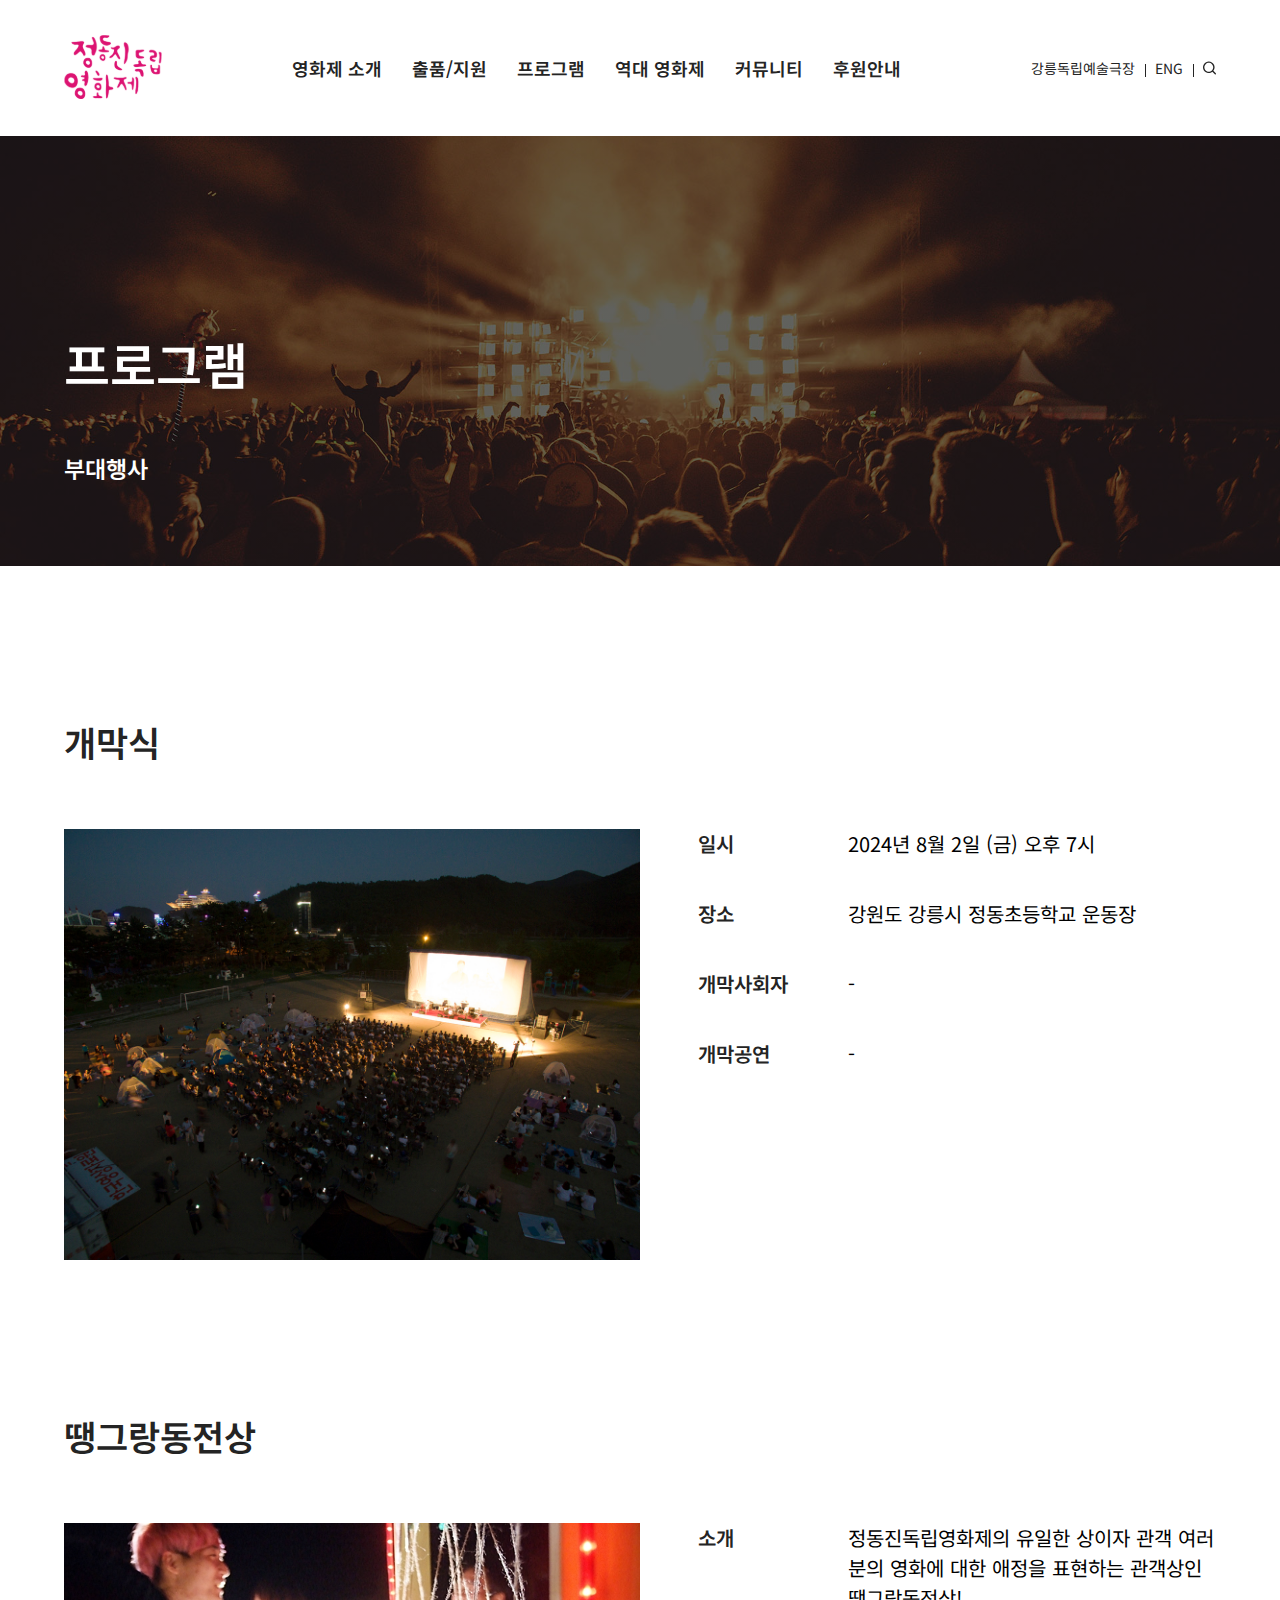
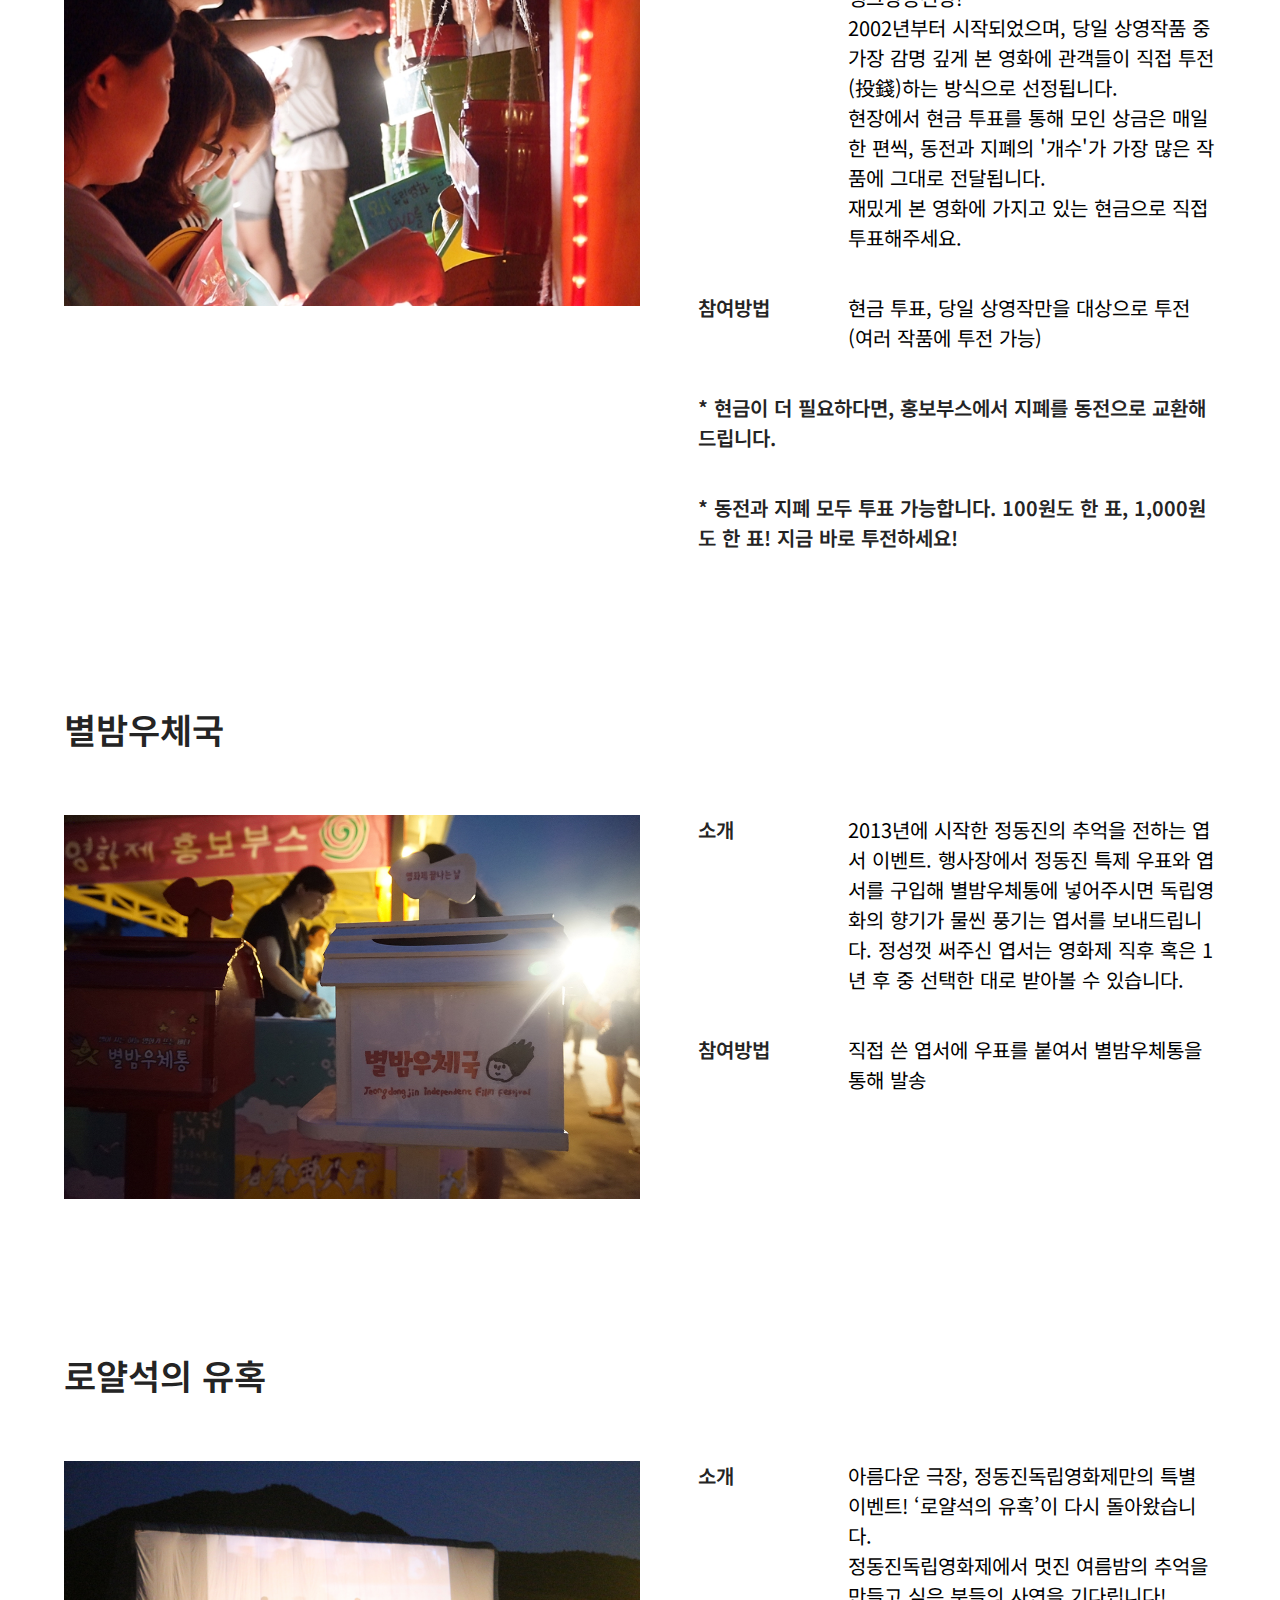
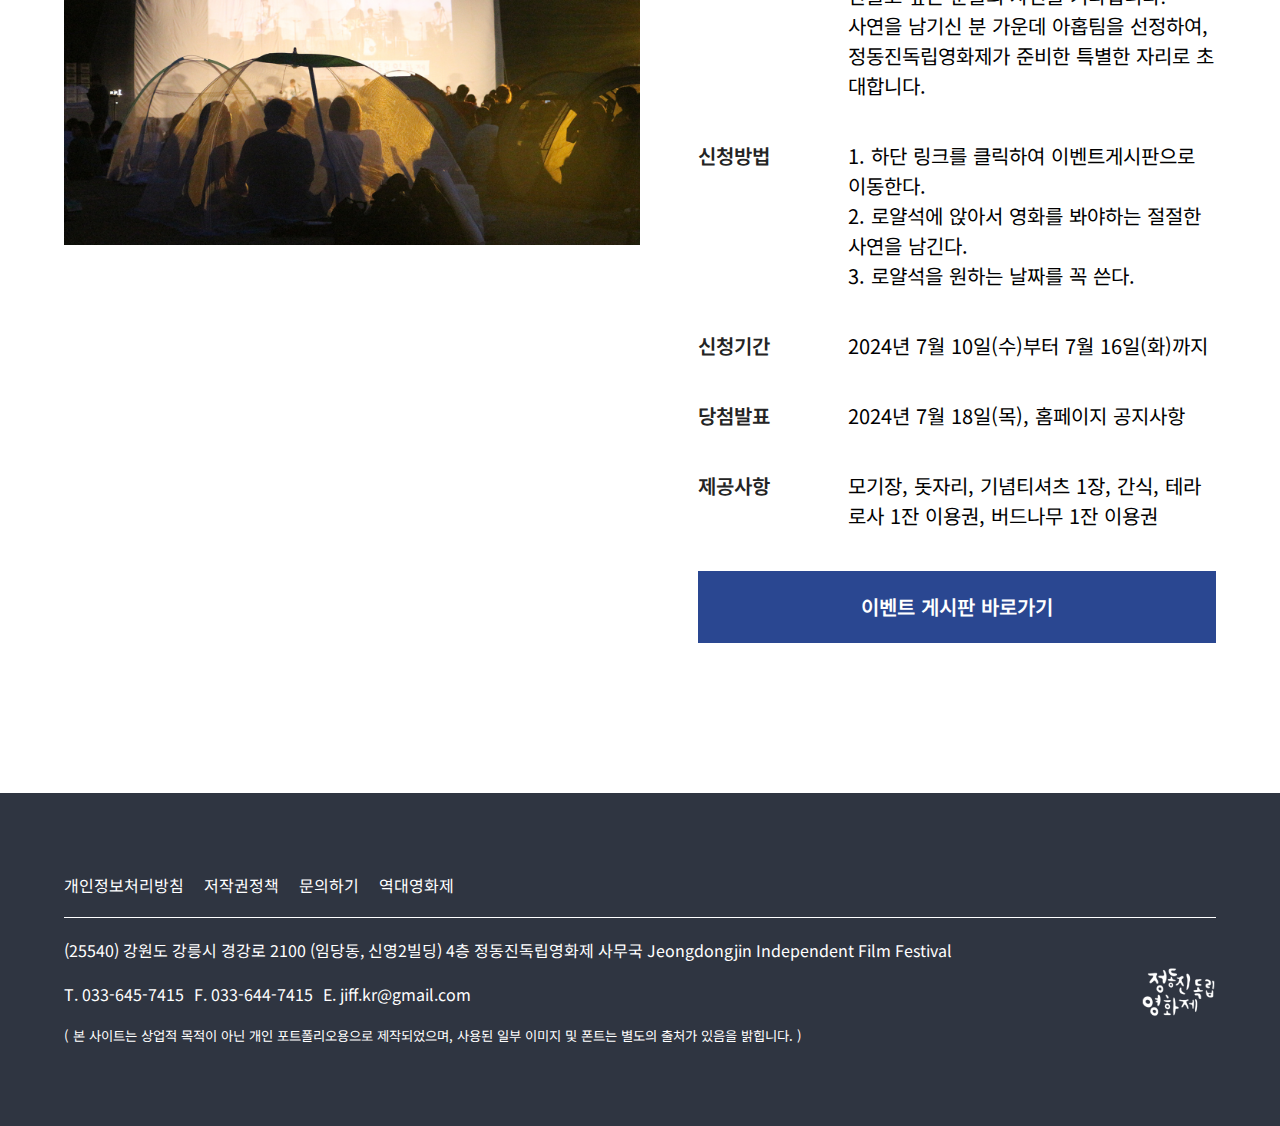
<file: sub/program.html>
<!DOCTYPE html>
<html lang="ko">

<head>
  <meta charset="UTF-8">
  <meta name="viewport" content="width=device-width, initial-scale=1.0">
  <!--ios에서 숫자를 전화번호로 인식하는 것을 방지-->
  <meta name="format-detection" content="telephone=no, e-mail=no">
  <title>정동진독립영화제</title>

  <link rel="shortcut icon" href="../img/common/logo-192x192.jpg" type="image/x-icon">
  <!--font-->
  <link rel="preconnect" href="https://fonts.googleapis.com">
  <link rel="preconnect" href="https://fonts.gstatic.com" crossorigin>
  <link href="https://fonts.googleapis.com/css2?family=Noto+Sans+KR:wght@100..900&display=swap" rel="stylesheet">
  <!-- <link rel="stylesheet" href="css/font.css"> -->

  <!--web icon-->
  <link rel="stylesheet" href="https://cdn.jsdelivr.net/npm/bootstrap-icons@1.11.3/font/bootstrap-icons.min.css">

  <!--css-->
  <link rel="stylesheet" href="../css/reset.css">
  <!--swiper-->
  <link rel="stylesheet" href="../css/swiper-bundle.min.css">
  <link rel="stylesheet" href="../css/common.css">
  <link rel="stylesheet" href="../css/sub.css">
  <!--js-->
  <script src="../js/jquery-3.7.1.min.js"></script>
  <script src="../js/swiper-bundle.min.js"></script>
  <script src="../js/sub.js"></script>
</head>

<body>
  <div id="wrap">
    <!--header-->
    <header id="header" class="sub_header">
      <div class="inner">
        <h1>
          <a href="../index.html"><img src="../img/common/logo.svg" alt="정동진독립영화제"></a>
        </h1>
        <!--.gnb-->
        <nav>
          <ul class="gnb">
            <li><a href="../sub/info01_info.html">영화제 소개</a>
              <!--.depth2-->
              <ul class="depth2">
                <li><a href="../sub/info01_info.html">행사 개요</a></li>
                <li><a href="../sub/info02_guide.html">영화제 가이드</a></li>
                <li><a href="#">후원/협찬</a></li>
                <li><a href="#">아이덴티티</a></li>
              </ul>
            </li>
            <li><a href="#">출품/지원</a>
              <!--.depth2-->
              <ul class="depth2">
                <li><a href="#">출품</a></li>
                <li><a href="#">지원</a></li>
              </ul>
            </li>
            <li><a href="../sub/program.html">프로그램</a>
              <!--.depth2-->
              <ul class="depth2">
                <li><a href="../sub/program.html">부대행사</a></li>
              </ul>
            </li>
            <li><a href="#">역대 영화제</a>
              <!--.depth2-->
              <ul class="depth2">
                <li><a href="../sub/movie01_movie.html">상영작</a></li>
                <li><a href="#">상영 시간표</a></li>
                <li><a href="../sub/movie03_search.html">상영작 검색</a></li>
              </ul>
            </li>
            <li><a href="#">커뮤니티</a>
              <!--.depth2-->
              <ul class="depth2">
                <li><a href="#">공지사항</a></li>
                <li><a href="#">자유게시판</a></li>
                <li><a href="#">이벤트게시판</a></li>
                <li><a href="#">뉴스레터</a></li>
                <li><a href="#">언론보도</a></li>
                <li><a href="#">웹데일리</a></li>
                <li><a href="#">사진첩</a></li>
              </ul>
            </li>
            <li><a href="#">후원안내</a>
              <!--.depth2-->
              <ul class="depth2">
                <li><a href="#">후원 안내</a></li>
                <li><a href="#">명예의 전당</a></li>
              </ul>
            </li>
          </ul>
        </nav>
        <button class="ham">모바일메뉴</button>
        <!--.util-->
        <div class="util">
          <a href="https://theque.tistory.com/">강릉독립예술극장</a>
          <a href="#">ENG</a>
          <a href="../sub/movie03_search.html" class="btn_sch"><img src="../img/common/icon_sch_b.svg" alt="검색"></a>
        </div><!--.util-->
      </div><!--.inner-->
      <div class="depth2_bg"></div>

      <!--mobile menu-->
      <div class="mmenu">

        <div class="mheader">
          <div class="mheader_inner">
            <div class="mlogo"><a href="../index.html"><img src="../img/common/logo.svg" alt="정동진독립영화제"></a></div>
            <div class="mheader_right">
              <ul class="mutil">
                <li><a href="https://theque.tistory.com/">강릉독립예술극장</a></li>
                <li><a href="#">ENG</a></li>
                <li><a href="../sub/movie03_search.html">검색</a></li>
              </ul>
              <button class="mmenu_close">모바일메뉴닫기</button>
            </div>
          </div><!--.mmenu_inner-->
        </div><!--.mheader-->

        <div class="mgnb_area">
          <ul class="mgnb">
            <li>
              <div class="mdepth1">
                <a href="#">영화제 소개</a>
                <i class="bi bi-chevron-up slide_down"></i>
              </div>
              <!--.mdepth2-->
              <ul class="mdepth2">
                <li><a href="../sub/info01_info.html">행사 개요</a></li>
                <li><a href="../sub/info02_guide.html">영화제 가이드</a></li>
                <li><a href="#">후원/협찬</a></li>
                <li><a href="#">아이덴티티</a></li>
              </ul>
            </li>
            <li>
              <div class="mdepth1">
                <a href="#">출품/지원</a>
                <i class="bi bi-chevron-up slide_down"></i>
              </div>
              <!--.mdepth2-->
              <ul class="mdepth2">
                <li><a href="#">출품</a></li>
                <li><a href="#">지원</a></li>
              </ul>
            </li>
            <li>
              <div class="mdepth1">
                <a href="#">프로그램</a>
                <i class="bi bi-chevron-up slide_down"></i>
              </div>
              <!--.mdepth2-->
              <ul class="mdepth2">
                <li><a href="../sub/program.html">부대행사</a></li>
              </ul>
            </li>
            <li>
              <div class="mdepth1">
                <a href="">역대 영화제</a>
                <i class="bi bi-chevron-up slide_down"></i>
              </div>
              <!--.mdepth2-->
              <ul class="mdepth2">
                <li><a href="../sub/movie01_movie.html">상영작</a></li>
                <li><a href="#">상영 시간표</a></li>
                <li><a href="../sub/movie03_search.html">상영작 검색</a></li>
              </ul>
            </li>
            <li>
              <div class="mdepth1">
                <a href="#">커뮤니티</a>
                <i class="bi bi-chevron-up slide_down"></i>
              </div>
              <!--.mdepth2-->
              <ul class="mdepth2">
                <li><a href="#">공지사항</a></li>
                <li><a href="#">자유게시판</a></li>
                <li><a href="#">이벤트게시판</a></li>
                <li><a href="#">뉴스레터</a></li>
                <li><a href="#">언론보도</a></li>
                <li><a href="#">웹데일리</a></li>
                <li><a href="#">사진첩</a></li>
              </ul>
            </li>
            <li>
              <div class="mdepth1">
                <a href="#">후원 안내</a>
                <i class="bi bi-chevron-up slide_down"></i>
              </div>
              <!--.mdepth2-->
              <ul class="mdepth2">
                <li><a href="#">후원 안내</a></li>
                <li><a href="#">명예의 전당</a></li>
              </ul>
            </li>
          </ul>
        </div><!--.mgnb_area-->

      </div><!--.mmenu-->
    </header>

    <div class="content">
      <div id="sub_visual" class="program">
        <div class="inner">
          <h2>프로그램</h2>
          <ul class="sub_depth2">
            <li class="active"><a href="../sub/program.html">부대행사</a></li>
          </ul>
        </div><!--.inner-->
      </div><!--.sub_visual-->

      <section class="program">
        <div class="inner">
          <div class="program_list">
            <h3>개막식</h3>
            <div class="program_box">
              <div class="img_box">
                <img src="../img/sub/program01.jpg" alt="개막식">
              </div>
              <ul class="txt_box">
                <li>
                  <p>일시</p>
                  <span>2024년 8월 2일 (금) 오후 7시</span>
                </li>
                <li>
                  <p>장소</p>
                  <span>강원도 강릉시 정동초등학교 운동장</span>
                </li>
                <li>
                  <p>개막사회자</p>
                  <span>-</span>
                </li>
                <li>
                  <p>개막공연</p>
                  <span>-</span>
                </li>
              </ul>
            </div><!--.program_box-->
          </div><!--.program_list1-->

          <div class="program_list">
            <h3>땡그랑동전상</h3>
            <div class="program_box">
              <div class="img_box">
                <img src="../img/sub/program02.jpg" alt="땡그랑동전상">
              </div>
              <ul class="txt_box">
                <li>
                  <p>소개</p>
                  <span>정동진독립영화제의 유일한 상이자 관객 여러분의 영화에 대한 애정을 표현하는 관객상인 땡그랑동전상!<br>2002년부터 시작되었으며, 당일 상영작품 중 가장 감명 깊게 본
                    영화에 관객들이 직접 투전(投錢)하는 방식으로 선정됩니다.<br>현장에서 현금 투표를 통해 모인 상금은 매일 한 편씩, 동전과 지폐의 '개수'가 가장 많은 작품에 그대로
                    전달됩니다.<br>재밌게 본 영화에 가지고 있는 현금으로 직접 투표해주세요.</span>
                </li>
                <li>
                  <p>참여방법</p>
                  <span>현금 투표, 당일 상영작만을 대상으로 투전 (여러 작품에 투전 가능)</span>
                </li>
                <li>
                  <strong>* 현금이 더 필요하다면, 홍보부스에서 지폐를 동전으로 교환해드립니다.</strong>
                </li>
                <li>
                  <strong>* 동전과 지폐 모두 투표 가능합니다. 100원도 한 표, 1,000원도 한 표! 지금 바로 투전하세요!</strong>
                </li>
              </ul>
            </div><!--.program_box-->
          </div><!--.program_list2-->

          <div class="program_list">
            <h3>별밤우체국</h3>
            <div class="program_box">
              <div class="img_box">
                <img src="../img/sub/program03.jpg" alt="별밤우체국">
              </div>
              <ul class="txt_box">
                <li>
                  <p>소개</p>
                  <span>2013년에 시작한 정동진의 추억을 전하는 엽서 이벤트. 행사장에서 정동진 특제 우표와 엽서를 구입해 별밤우체통에 넣어주시면 독립영화의 향기가 물씬 풍기는 엽서를
                    보내드립니다. 정성껏 써주신 엽서는 영화제 직후 혹은 1년 후 중 선택한 대로 받아볼 수 있습니다.</span>
                </li>
                <li>
                  <p>참여방법</p>
                  <span>직접 쓴 엽서에 우표를 붙여서 별밤우체통을 통해 발송</span>
                </li>
              </ul>
            </div><!--.program_box-->
          </div><!--.program_list3-->

          <div class="program_list">
            <h3>로얄석의 유혹</h3>
            <div class="program_box">
              <div class="img_box">
                <img src="../img/sub/program04.jpg" alt="로얄석의 유혹">
              </div>
              <ul class="txt_box">
                <li>
                  <p>소개</p>
                  <span>아름다운 극장, 정동진독립영화제만의 특별 이벤트! ‘로얄석의 유혹’이 다시 돌아왔습니다.<br>정동진독립영화제에서 멋진 여름밤의 추억을 만들고 싶은 분들의 사연을
                    기다립니다!<br>사연을 남기신 분 가운데 아홉팀을 선정하여, 정동진독립영화제가 준비한 특별한 자리로 초대합니다.</span>
                </li>
                <li>
                  <p>신청방법</p>
                  <span>1. 하단 링크를 클릭하여 이벤트게시판으로 이동한다.<br>2. 로얄석에 앉아서 영화를 봐야하는 절절한 사연을 남긴다.<br>3. 로얄석을 원하는 날짜를 꼭
                    쓴다.</span>
                </li>
                <li>
                  <p>신청기간</p>
                  <span>2024년 7월 10일(수)부터 7월 16일(화)까지</span>
                </li>
                <li>
                  <p>당첨발표</p>
                  <span>2024년 7월 18일(목), 홈페이지 공지사항</span>
                </li>
                <li>
                  <p>제공사항</p>
                  <span>모기장, 돗자리, 기념티셔츠 1장, 간식, 테라로사 1잔 이용권, 버드나무 1잔 이용권</span>
                </li>
                <li><a href="#" class="btn_event">이벤트 게시판 바로가기</a></li>
              </ul>
            </div><!--.program_box-->
          </div><!--.program_list-->
        </div><!--.inner-->
      </section>

    </div><!--.content-->

    <!--footer-->
    <footer id="footer">
      <div class="inner">
        <div class="footer_top">
          <ul>
            <li><a href="#">개인정보처리방침</a></li>
            <li><a href="#">저작권정책</a></li>
            <li><a href="#">문의하기</a></li>
            <li><a href="#">역대영화제</a></li>
          </ul>
        </div>
        <div class="footer_btm">
          <div class="txt_box">
            <address>(25540) 강원도 강릉시 경강로 2100 (임당동, 신영2빌딩) 4층 정동진독립영화제 사무국 Jeongdongjin Independent Film Festival
            </address>
            <p class="tel"><a href="tel:033-645-7415">T. 033-645-7415</a><span>F. 033-644-7415</span><span>E.
                jiff.kr@gmail.com</span>
            </p>
            <small>( 본 사이트는 상업적 목적이 아닌 개인 포트폴리오용으로 제작되었으며, 사용된 일부 이미지 및 폰트는 별도의 출처가 있음을 밝힙니다. )</small>
          </div>
          <div class="img_box"><img src="../img/common/f_logo_white.svg" alt="정동진독립영화제"></div>
        </div>
      </div>
    </footer>

    <!--quick-menu-->
    <div class="quick_area">
      <div class="quick_menu">
        <div class="btn_volunteer"><a href="#">출품/지원</a></div>
        <div class="btn_movie"><a href="#">역대 영화제</a></div>
        <div class="btn_map"><a href="#">오시는길</a></div>
      </div>
      <button class="gotop">맨위로</button>
    </div>

    <!--mobile-quick-menu = fab-btn-->
    <div class="fab">
      <div class="fab_area">
        <div class="mbtn_area">
          <div class="mbtn_list">
            <div class="mbtn_volunteer"><a href="#">출품/지원</a></div>
            <div class="mbtn_movie"><a href="#">역대 영화제</a></div>
            <div class="mbtn_map"><a href="#">오시는길</a></div>
            <button class="mbtn_gotop">맨위로</button>
          </div>
        </div>
        <div class="btn_fab_area">
          <button class="btn_fab_close"><img src="../img/common/mbtn_fab_close.svg" alt="fab버튼"></button>
          <button class="btn_fab"><img src="../img/common/mbtn_fab.svg" alt="fab버튼"></button>
        </div>
      </div>
    </div>

  </div>
</body>

</html>
</file>
<file: css/common.css>
@charset "utf-8";

:root {
  --jiff-black : #242424;
  --jiff-blue : #2A4791;
  --jiff-lightgray: #FAFAFA;
  --jiff-darkgray:#666;
  --jiff-gray:#ddd;

  --main-font : "Noto Sans KR", sans-serif;
}

body{font-family: var(--main-font); font-size: 1.6rem; font-weight: 400; line-height: 1.5; color: var(--jiff-black);}

#wrap{position: relative; overflow-x: hidden;}

/* 결국 최종 width는 1440px */
.inner{max-width: 1632px; margin: 0 auto; padding: 0 5%;}

@media(max-width:768px){
  .inner{padding: 0 24px;}
}
@media(max-width:360px){
  .inner{padding: 0 16px;}
}

/* header */
#header{position: absolute; top: 0; left: 0; width: 100%;z-index: 5; transition: all 0.5s;}
#header.active{background: #fff;}
#header.active .gnb > li > a{color: var(--jiff-black);}

#header .inner{display: flex; padding: 18px 5%; justify-content: space-between; align-items: center;}
#header h1 a{display: block;}
#header h1 a img{vertical-align: sub;}
#header .gnb{display: flex;}
#header .gnb > li{position: relative;}
#header .gnb > li::before{content: ''; display: block; position: absolute; left: 50%; bottom: 0; transform: translateX(-50%); width: 0; height: 3px; background: var(--jiff-blue); opacity: 0; transition: all 0.5s;}
#header .gnb > li:hover::before{opacity: 1; width: calc(100% - 60px);}
#header .gnb > li:hover > a{color: var(--jiff-blue);}
#header .gnb > li > a{display: block; padding: 36.5px 30px; font-size: 1.8rem; font-weight: 600; color: #fff; transition: all 0.5s;}

#header .ham{display: none; width: 22px; height: 22px; background: url(../img/common/icon_ham_w.svg) no-repeat center; color: transparent; cursor: pointer;}

/* sub_header */
#header.sub_header {position: relative; background: #fff; transition: all 0.5s;}

#header.sub_header .inner{display: flex; padding: 18px 5%; justify-content: space-between; align-items: center;}
#header.sub_header h1 a{display: block;}
#header.sub_header h1 a img{vertical-align: sub;}
#header.sub_header .gnb{display: flex;}
#header.sub_header .gnb > li{position: relative;}
#header.sub_header .gnb > li::before{content: ''; display: block; position: absolute; left: 50%; bottom: 0; transform: translateX(-50%); width: 0; height: 3px; background: var(--jiff-blue); opacity: 0; transition: all 0.5s;}
#header.sub_header .gnb > li:hover::before{opacity: 1; width: calc(100% - 60px);}
#header.sub_header .gnb > li:hover > a{color: var(--jiff-blue);}
#header.sub_header .gnb > li > a{display: block; padding: 36.5px 30px; font-size: 1.8rem; font-weight: 600; color: var(--jiff-black); transition: all 0.5s;}

#header.sub_header .ham{display: none; width: 22px; height: 22px; background: url(../img/common/icon_ham_b.svg) no-repeat center; color: transparent; cursor: pointer;}

/* .depth2 */
#header .gnb > li .depth2{display: flex; position: absolute; left: 30px; width: 850px; z-index: 6;}
#header .gnb > li .depth2 li:first-child a{padding-left: 0;}
#header .gnb > li .depth2 li a{display: block; padding: 18px 20px; color: var(--jiff-darkgray); transition: all 0.5s;}
#header .gnb > li .depth2 li:hover a{color: var(--jiff-blue);}
#header .depth2_bg{display: none; position: absolute; left: 0; bottom: -45px; width: 100%; height: 60px; background: #fff;}

/* sub_header .depth2 */
#header.sub_header .gnb > li .depth2{display: flex; position: absolute; left: 30px; width: 850px; z-index: 6;}
#header.sub_header .gnb > li .depth2 li:first-child a{padding-left: 0;}
#header.sub_header .gnb > li .depth2 li a{display: block; padding: 18px 20px; color: var(--jiff-darkgray); transition: all 0.5s;}
#header.sub_header .gnb > li .depth2 li:hover a{color: var(--jiff-blue);}
#header.sub_header .depth2_bg{display: none; position: absolute; left: 0; bottom: -45px; width: 100%; height: 60px; background: #fff;}

/* .util*/
#header .util{display: flex; gap: 20px; align-items: center;}
#header .util a{position: relative; color: #fff;}
#header .util a:not(:last-child):before{content: ''; display: block; position: absolute; top: 6px; right: -11px; width: 1px; height: 13px; background: #fff;}
#header .util a.btn_sch img{display: block; align-self: center;}

#header.active .util a{color: var(--jiff-black);}
#header.active .util a::before{background: var(--jiff-black);}

/* sub_header .util */
#header.sub_header .util{display: flex; gap: 20px; align-items: center;}
#header.sub_header .util a{display: block; position: relative; color: var(--jiff-black);}
#header.sub_header .util a:not(:last-child):before{content: ''; display: block; position: absolute; top: 6px; right: -11px; width: 1px; height: 13px; background: var(--jiff-black);}
#header.sub_header .util a.btn_sch img{display: block; align-self: center;}

#header.sub_header.active .util a{color: var(--jiff-black);}
#header.sub_header.active .util a::before{background: var(--jiff-black);}

@media(max-width:1650px){
  #header .gnb > li .depth2 li a{padding: 18px 10px;}
}
@media(max-width:1400px){
  #header .gnb > li > a{padding: 36.5px 15px;}
  #header .gnb > li:hover::before{opacity: 1; width: calc(100% - 30px);}
  #header .util a{font-size: 1.4rem;}
  #header .gnb > li .depth2{left: 15px;}
}
@media(max-width:1400px){
  #header .gnb > li .depth2 li a{padding: 18px 5px;}
}
@media(max-width:1050px){
  #header .gnb{display: none;}
  #header .util{display: none;}
  #header .ham{display: block;}
}

@media(max-width:768px){
  #header .inner{padding: 22px 24px;}
  #header h1 a{width: 80%;}
  #header h1 a img{width: 100%;}
}

@media(max-width:360px){
  #header .inner{padding: 14px 16px;}
  #header h1 a{width: 60%;}
  #header h1 a img{width: 100%;}
  #header .gnb{display: none;}
  #header .util{display: none;}
  #header .ham{display: block;}
}

@media(max-width:1650px){
  #header.sub_header .gnb > li .depth2 li a{padding: 18px 10px;}
}
@media(max-width:1400px){
  #header.sub_header .gnb > li > a{padding: 36.5px 15px;}
  #header.sub_header .gnb > li:hover::before{opacity: 1; width: calc(100% - 30px);}
  #header.sub_header .util a{font-size: 1.4rem;}
  #header.sub_header .gnb > li .depth2{left: 15px;}
}
@media(max-width:1400px){
  #header.sub_header .gnb > li .depth2 li a{padding: 18px 5px;}
}
@media(max-width:1050px){
  #header.sub_header .gnb{display: none;}
  #header.sub_header .util{display: none;}
  #header.sub_header .ham{display: block;}
}

@media(max-width:768px){
  #header.sub_header .inner{padding: 22px 24px;}
  #header.sub_header h1 a{width: 80%;}
  #header.sub_header h1 a img{width: 100%;}
}

@media(max-width:360px){
  #header.sub_header .inner{padding: 14px 16px;}
  #header.sub_header h1 a{width: 60%;}
  #header.sub_header h1 a img{width: 100%;}
  #header.sub_header .gnb{display: none;}
  #header.sub_header .util{display: none;}
  #header.sub_header .ham{display: block;}
}

/* mobile menu */
/* .mmenu::-webkit-scrollbar{display: none;} */
.mmenu{display: none; position: fixed; left: 0; top: 0; width: 100%; height: 100%;background: #fff; z-index: 15; overflow: auto;}

.mheader{border-bottom: 1px solid #000;}
.mheader_inner{display: flex; padding: 22px 5%; justify-content: space-between;}

.mheader .mlogo a{display: block; width: 100%;}
.mheader .mlogo a img{width: 100%; vertical-align: sub;}
.mheader_right{display: flex; gap: 0 26px; align-items: center;}
.mutil{display: flex; gap: 0 26px; }
.mutil li{position: relative; line-height: 1;}
.mutil li:not(:nth-of-type(3))::before{content: ''; position: absolute; right: -13px; top: 4px; display: block; width: 2px; height: 11px; background: #000;}
.mmenu_close{display: block; width: 22px; height: 22px; background: url(../img/common/icon_cancle.png) no-repeat center; font-size: 0; cursor: pointer;}

.mgnb > li{position: relative; padding: 30px 5%; border-bottom: 1px solid #000;}
.mgnb > li:last-child{border: 0;}
.mgnb > li > .mdepth1{display: flex; justify-content: space-between; align-items: center;}
.mgnb > li > .mdepth1 > a{pointer-events: none; display: block; font-weight: 700; font-size: 1.8; transition: all 0.5s;}
.mgnb > li.active > .mdepth1 > a{color: var(--jiff-blue);}
.mgnb > li > .mdepth1 > .slide_down{transform: rotate(180deg); font-size: 3rem; color: var(--jiff-black); transition: all 0.5s;}
.mgnb > li.active > .mdepth1 > .slide_down{transform: rotate(0deg); color: var(--jiff-blue);}
.mgnb > li .mdepth2 li{padding: 25px 0 0;}
.mgnb > li .mdepth2 li:first-child{padding: 30px 0 0;}

@media(max-width:1050px){
  .mgnb > li .mdepth2{display: none;}
}
@media(max-width:768px){
  .mheader_inner{padding: 22px 24px;}
  .mheader .mlogo a{width: 80%;}
  .mheader_right{gap: 0 18px;}
  .mutil{gap: 0 18px;}
  .mutil li:not(:nth-of-type(3))::before{right: -10px; top: 5px;}
  .mutil li a{font-size: 1.2rem;}
}

@media(max-width:360px){
  .mheader_inner{padding: 14px 16px;}
  .mheader .mlogo a{width: 60%;}
}

/* footer */
#footer{padding: 80px 0 ; background: #2F3541;}
#footer .footer_top{padding: 0 0 20px; width: 100%; border-bottom: 1px solid #fff;}
#footer .footer_top ul{display: flex; column-gap: 20px;}
#footer .footer_top ul li{color: #fff;}
#footer .footer_top ul li a{color: #fff;}

#footer .footer_btm{display: flex; padding: 20px 0 0; justify-content: space-between; align-items: center;}
#footer .footer_btm .txt_box{width: 100%; color: #fff;}

#footer .footer_btm .txt_box p{display: flex; padding: 20px 0; flex-wrap: wrap; column-gap: 10px;}
#footer .footer_btm .txt_box small{display: block;}

#footer .footer_btm .txt_box .tel a{display: inline-block; pointer-events: none; color: #fff;}

@media(max-width:1200px){
  #footer{padding: 30px 0;}
  #footer .footer_top ul{justify-content: center;}
  #footer .footer_top ul li a{font-size: 1.4rem;}
  #footer .footer_btm .img_box{display: none;}
  #footer .footer_btm .txt_box address{text-align: center; font-size: 1.2rem;}
  #footer .footer_btm .txt_box p{justify-content: center; font-size: 1.2rem;}
  #footer .footer_btm .txt_box small{text-align: center; font-size: 1.2rem;}
}

@media(max-width:768px){
  #footer .footer_btm .txt_box .tel a{pointer-events: initial;}
}

@media(max-width:500px){
  #footer .footer_top ul{display: flex; column-gap: 10px;}
}

/*quick-menu*/
.quick_area{position: fixed; width: 75px; right: 3vw; bottom: 5vh; z-index: 10; display: flex; gap: 20px 0; flex-direction: column; transition: all 0.5s; opacity: 0;}
.quick_area.active{opacity: 1;}

.quick_area .quick_menu{display: flex; gap: 26px 0; flex-direction: column; width: 75px; height: 225px; padding: 30px 0; border: 2px solid var(--jiff-blue); border-radius: 50px; background: #fff; align-items: center;}
.quick_area .quick_menu .btn_volunteer a{display: block; width: 33px; height: 33px; background: url(../img/common/icon_ticket.png) no-repeat center / 100% #fff; font-size: 0;}
.quick_area .quick_menu .btn_movie a{display: block; width: 33px; height: 33px; background: url(../img/common/icon_schedule.png) no-repeat center / 100% #fff; font-size: 0;}
.quick_area .quick_menu .btn_map a{display: block; width: 31px; height: 31px; background: url(../img/common/icon_map.png) no-repeat center / 100% #fff; font-size: 0;}

.quick_area .gotop{display: block; width: 75px; height: 75px; background: url(../img/common/btn_gotop.svg) no-repeat center; font-size: 0; cursor: pointer;}

@media(max-width:768px){
  .quick_area{display: none;}
}

/*fab-btn*/
.fab{transition: all 0.5s; opacity: 0;}
.fab.active{opacity: 1;}
.fab_area{position: fixed; right: 3vw; bottom: 5vh; display: flex; flex-direction: column; gap: 10px 0; z-index: 10;}

.btn_fab_area{position: relative; width: 75px; height: 75px;}
.btn_fab{position: absolute; height: 100%; width: 100%; font-size: 0; cursor: pointer;}
.btn_fab img{width: 100%;}
.btn_fab_close{position: absolute; height: 100%; width: 100%; font-size: 0; cursor: pointer;}
.btn_fab_close img{width: 100%;}

.mbtn_area{position: relative; width: 75px; height: 75px;}
.mbtn_list{position: absolute; right: 0; bottom: 0; display: flex; flex-direction: column; gap: 10px 0; transform: translateY(500px);}
.mbtn_list div a{display: block; height: 75px; width: 75px; font-size: 0;}
.mbtn_list .mbtn_volunteer a{background: url(../img/common/mbtn_ticket.svg) no-repeat center/cover;}
.mbtn_list .mbtn_movie a{background: url(../img/common/mbtn_schedulep.svg) no-repeat center/cover;}
.mbtn_list .mbtn_map a{background: url(../img/common/mbtn_map.svg) no-repeat center/cover;}
.mbtn_list .mbtn_gotop{display: block; height: 75px; width: 75px; background: url(../img/common/btn_gotop.svg) no-repeat center/cover; font-size: 0; cursor: pointer;}

@media(max-width:1920px){
  .fab{display: none;}
}
@media(max-width:768px){
  .fab{display: block;}
}
@media(max-width:500px){
  .btn_fab_area{width: 50px; height: 50px;}
  .mbtn_area{width: 50px; height: 50px;}
  .mbtn_list div a{width: 50px; height: 50px;}
  .mbtn_list .mbtn_gotop{width: 50px; height: 50px;}
}

/*sub-common*/
h3{padding: 0 0 60px; font-weight: 600; font-size: 3.5rem;}

@media(max-width:900px){
  h3{padding: 0 0 40px; font-size: 2.3rem;}
}
@media(max-width:500px){
  h3{padding: 0 0 30px; font-size: 1.8rem;}
}

/*sub-visual*/
#sub_visual{height: 430px; padding: 190px 0 0;}
#sub_visual h2{padding: 0 0 50px; font-weight: 600; font-size: 5rem; color: #fff;}
#sub_visual .sub_depth2{display: flex; flex-wrap: wrap; gap: 0 40px;}
#sub_visual .sub_depth2 li a{font-weight: 600; font-size: 2.3rem; color: #bdbdbd;}
#sub_visual .sub_depth2 li.active a{color: #fff;}

@media(max-width:900px){
  #sub_visual{height: 315px; padding: 100px 0; text-align: center;}
  #sub_visual h2{font-size: 3rem;}
  #sub_visual .sub_depth2{justify-content: center;}
  #sub_visual .sub_depth2 li a{font-size: 2rem;}
}
@media(max-width:550px){
  #sub_visual{height: 280px; padding: 60px 0;}
  #sub_visual h2{font-size: 2rem;}
  #sub_visual .sub_depth2{justify-content: space-between; gap: 0;}
  #sub_visual .sub_depth2 li{width: 50%;}
  #sub_visual .sub_depth2 li a{display: block; padding: 10px 0; font-size: 1.6rem;}
}
</file>
<file: css/main.css>
@charset "utf-8";

/* main */
#main .tit{display: flex; justify-content: space-between;}
#main .tit h2{padding: 0 0 60px; font-size: 3rem; font-weight: 600;}
#main .tit .btn_more{display: none; padding: 7px 0 0; font-size: 1.4rem; color: var(--jiff-blue); cursor: pointer;}

@media(max-width:1200px){
  #main .tit h2{padding: 0 0 40px; font-size: 2.3rem;}
  #main .tit .btn_more{display: block;}
}

@media(max-width:500px){
  #main .tit h2{padding: 0 0 20px; font-size: 1.8rem;}
}

/* banner */
#banner{position: relative;}
#banner .mb .mb1{display: flex; align-items: end; padding: 0 0 120px 13vw; height: 900px; background: linear-gradient(rgba(0,0,0,0.4),rgba(0,0,0,0.4)), url(../img/main/mb1.png) no-repeat center / cover;}
#banner .mb .mb2{display: flex; align-items: end; padding: 0 0 120px 13vw; height: 900px; background: linear-gradient(rgba(0,0,0,0.4),rgba(0,0,0,0.4)), url(../img/main/mb2.png) no-repeat center / cover;}

#banner .mb .mb_txt h3::before{content: '[JIFF26]'; display: block; padding: 0 0 20px; font-size: 3rem; font-weight: 500; letter-spacing: 1.5px; color: #fff;}
#banner .mb .mb_txt h3{padding: 0 0 55px; font-size: 5rem; font-weight: 600; color: #fff;}
#banner .mb .mb_txt h3+p{font-size: 2rem; color: #fff;}

#banner .mb .swiper-button-prev{padding-left: 5vw; color: #fff;}
#banner .mb .swiper-button-prev::before{content: ''; display: inline-block; position: absolute; left: -10px; bottom: 0; width: 160px; height: 2px; background: var(--jiff-darkgray);}
#banner .mb .swiper-button-prev::after{content: ''; display: inline-block; position: absolute; left: 55px; bottom: 0; width: 100px; height: 2px; background: #fff;}

#banner .mb .swiper-button-next{padding-right: 5vw; color: #fff;}
#banner .mb .swiper-button-next::before{content: ''; display: inline-block; position: absolute; right: -10px; bottom: 0; width: 160px; height: 2px; background: var(--jiff-darkgray);}
#banner .mb .swiper-button-next::after{content: ''; display: inline-block; position: absolute; right: 55px; bottom: 0; width: 100px; height: 2px; background: #fff;}

#banner .scroll_down{position: absolute; display: none; left: 50%; bottom: 20vh; width: 70px; height: 35px; transform: translateX(-50%); z-index: 7;}
#banner .scroll_down img{width: 100%;}

@media(max-width:1200px){
  #banner .mb .mb1{padding: 0 0 120px 15vw; height: 850px;}
  #banner .mb .mb2{padding: 0 0 120px 15vw; height: 850px;}

  #banner .mb .mb_txt h3::before{font-size: 2rem;}
  #banner .mb .mb_txt h3{font-size: 3rem;}
  #banner .mb .mb_txt h3+p{font-size: 1.6rem;}

  #banner .mb .swiper-button-prev{font-size: 1.4rem;}
  #banner .mb .swiper-button-prev::before{width: 100px;}
  #banner .mb .swiper-button-prev::after{width: 50px; left: 40px;}

  #banner .mb .swiper-button-next{font-size: 1.4rem;}
  #banner .mb .swiper-button-next::before{width: 100px;}
  #banner .mb .swiper-button-next::after{width: 50px; right: 40px;}
}

@media(max-width:500px){
  #banner .mb .mb1{padding: 0; height: 720px; text-align: center; justify-content: center; align-items: center;}
  #banner .mb .mb2{padding: 0; height: 720px; text-align: center; justify-content: center; align-items: center;}

  #banner .mb .mb_txt h3::before{font-size: 1.6rem;}
  #banner .mb .mb_txt h3{font-size: 2.3rem;}

  #banner .mb .swiper-button-prev{display: none;}
  #banner .mb .swiper-button-next{display: none;}

  #banner .scroll_down{display: block;}
}

/* introduce */
.introduce{position: relative; padding: 100px 0 170px;}
.introduce::before{content: '정동진독립영화제'; display: block; position: absolute; right: 0; bottom: 20px; font-weight: 600; font-size: 15rem; color: rgba(36, 36, 36, 0.05);}
.introduce ul{display: flex; flex-wrap: wrap; gap: 0 24px;}
.introduce ul li.default{position: relative; padding: 300px 35px 75px 35px; width: calc((100% - 72px) / 4); height: 638px; color: #fff; transition: all 0.5s;}

.introduce ul li.active{width: 500px; height: 638px;}
.introduce ul li.active_other{width: calc((100% - 572px) / 3); height: 638px;}
.introduce ul li.active_other p{opacity: 0;}

.introduce ul li:first-child{background: linear-gradient(rgba(0,0,0,0.4),rgba(0,0,0,0.4)), url(../img/main/introduce_01.jpg) no-repeat center / cover;}
.introduce ul li:nth-child(2){background: linear-gradient(rgba(0,0,0,0.4),rgba(0,0,0,0.4)), url(../img/main/introduce_02.jpg) no-repeat center / cover;}
.introduce ul li:nth-child(3){background: linear-gradient(rgba(0,0,0,0.4),rgba(0,0,0,0.4)), url(../img/main/introduce_03.jpeg) no-repeat center / cover;}
.introduce ul li:last-child{background: linear-gradient(rgba(0,0,0,0.4),rgba(0,0,0,0.4)), url(../img/main/introduce_04.jpg) no-repeat center / cover;}

.introduce ul li strong{position: absolute; left: 35px; top: 35px;}
.introduce ul li h4{padding: 0 0 30px; font-weight: 600; font-size: 3rem;}
.introduce ul li h4+p{padding: 0 0 60px; max-width: 265px; height: 140px; word-break: keep-all; opacity: 1; transition: all 0.5s;}
.introduce ul li .btn_view{display: block; padding: 8px 0; width: 95px; text-align: center; font-size: 1.4rem; border: 1px solid #fff; color: #fff; transition: all 0.5s;}
.introduce ul li .btn_view:hover{background: #fff; color: var(--jiff-black);}
.introduce ul li .mbtn_view{display: none; position: absolute; right: 4vw; top: 50%; padding: 10px; transform: translateY(-50%); font-size: 4rem; color: #fff; cursor: pointer;}


@media(max-width:1400px){
  .introduce ul li h4{font-size: 2.5rem;}
.introduce ul li h4+p{font-size: 1.4rem;}
}
@media(max-width:1250px){
  .introduce{padding: 80px 0;}
  .introduce::before{display: none;}
  .introduce ul{gap: 20px 0;}
  .introduce ul li.default{padding: 64px 30px 60px 40px; width: 100%; height: auto;}
  .introduce ul li strong{ left: 40px; top: 20px; font-size: 1.2rem;}
  .introduce ul li h4{padding: 0; font-size: 2rem;}
  .introduce ul li h4+p{display: none;}
  .introduce ul li .btn_view{display: none;}
  .introduce ul li .mbtn_view{display: block;}
}
@media(max-width:500px){
  .introduce{padding: 60px 0;}
  .introduce ul{gap: 15px 0;}
  .introduce ul li.default{padding: 48px 30px 45px 40px; }
  .introduce ul li strong{font-size: 1rem;}
  .introduce ul li h4{font-size: 1.8rem;}
  .introduce ul li .mbtn_view{font-size: 3rem;}
}

/* movie */
.movie .swiper{width: 100%;}
.movie .swiper > ul > li{position: relative;}
.movie .swiper > ul > li.movie1{ width: 100%; height: 800px; background: linear-gradient(rgba(0,0,0,0.4),rgba(0,0,0,0.4)), url(../img/main/movie_01.jpg) no-repeat center / cover;}
.movie .swiper > ul > li.movie2{ width: 100%; height: 800px; background: linear-gradient(rgba(0,0,0,0.4),rgba(0,0,0,0.4)), url(../img/main/movie_02.jpg) no-repeat center / cover;}

.movie .swiper > ul > li .txt_box{position: absolute; left: 0; bottom: 0; padding: 70px 90px 70px 330px; background: #fff}

.movie .swiper > ul > li .txt_box strong{display: block; padding: 0 0 20px; font-weight: 600; font-size: 2rem;}
.movie .swiper > ul > li .txt_box h5{padding: 0 0 10px; font-weight: 600; font-size: 3.7rem; color: var(--jiff-blue);}

.movie .swiper > ul > li .txt_box .excerpt{display: flex; column-gap: 20px;}
.movie .swiper > ul > li .txt_box .excerpt li{position: relative; font-size: 1.4rem; color: var(--jiff-darkgray);}
.movie .swiper > ul > li .txt_box .excerpt li:last-child::before{display: none;}
.movie .swiper > ul > li .txt_box p{margin: 20px 0 40px; width: 600px; word-break: keep-all; font-size: 1.8rem; line-height: 1.8;}

.movie .swiper > ul > li .btn_view{width: 160px;}
.movie .swiper > ul > li .btn_view{display: block; padding: 10px 0; text-align: center; font-size: 2rem; border: 1px solid var(--jiff-blue);  background: var(--jiff-blue); color: #fff; transition: all 0.5s;}
.movie .swiper > ul > li .btn_view:hover{color: var(--jiff-blue); border: 1px solid var(--jiff-blue); background: #fff;}

.movie .swiper .swiper-button-prev{padding-left: 5vw; color: var(--jiff-blue);}
.movie .swiper .swiper-button-next{padding-right: 5vw; color: var(--jiff-blue);}

@media(max-width:1200px){
  .movie .swiper > ul > li.movie1{height: 650px;}
  .movie .swiper > ul > li.movie2{height: 650px;}

  .movie .swiper > ul > li .txt_box{padding: 40px; width: 380px;}
  .movie .swiper > ul > li .txt_box strong{padding: 0 0 15px; font-size: 1.2rem;}
  .movie .swiper > ul > li .txt_box h5{font-size: 2.3rem;}

  .movie .swiper > ul > li .txt_box .excerpt{gap: 0 10px;}
  .movie .swiper > ul > li .txt_box .excerpt li{font-size: 1.2rem;}
  .movie .swiper > ul > li .txt_box .excerpt li::before{height: 10px; top: 5px; right: -5px;}

  .movie .swiper > ul > li .txt_box p{width: 100%; height: 250px; margin: 20px 0 40px; display : -webkit-box; -webkit-box-orient: vertical; -webkit-line-clamp: 10; overflow: hidden; text-overflow: ellipsis; font-size: 1.4rem; }

  .movie .swiper > ul > li .btn_view{width: 100%;}
  .movie .swiper > ul > li .btn_view{font-size: 1.4rem;}
  .movie .swiper .swiper-button-prev{display: none;}
  .movie .swiper .swiper-button-next{display: none;}
}
@media(max-width:500px){
  .movie .swiper > ul > li.movie1{height: 500px;}
  .movie .swiper > ul > li.movie2{height: 500px;}

  .movie .swiper > ul > li .txt_box{padding: 23px; width: 274px;}
  .movie .swiper > ul > li .txt_box strong{padding: 0 0 10px; font-size: 1rem;}
  .movie .swiper > ul > li .txt_box h5{padding: 0 0 5px; font-size: 2rem;}

  .movie .swiper > ul > li .txt_box .excerpt li{font-size: 1rem;}
  .movie .swiper > ul > li .txt_box .excerpt li::before{top: 4px; right: -6px;}
  .movie .swiper > ul > li .txt_box p{width: 100%; height: 215px; font-size: 1.2rem;}
}

/* notice */
.notice{padding: 100px 0 50px;}
.notice .inner{display: flex; gap: 0 24px; flex-wrap: wrap; justify-content: space-between;}

.notice .left{width: 1050px;}
.notice .left .news_list{display: flex; flex-wrap: wrap; justify-content: space-between;}
.notice .left .news_list li{position: relative; padding: 20px; margin: 0 0 12px; width: calc((100% - 24px) / 3); background: var(--jiff-lightgray); border: 1px solid var(--jiff-darkgray); transition: all 0.5s;}
.notice .left .news_list li:nth-child(n+4){margin: 0;}
.notice .left .news_list li:hover{background: var(--jiff-blue); border: 1px solid var(--jiff-blue);}
.notice .left .news_list li:hover p{color: #fff;}
.notice .left .news_list li:hover .date{color: #fff;}
.notice .left .news_list li:hover i{color: #fff;}
.notice .left .news_list li:hover .name{background: var(--jiff-blue); border: 1px solid #fff; color: #fff;}
.notice .left .news_list li .name{display: inline-block; padding: 5px; width: 90px; text-align: center; font-weight: 500; font-size: 1.4rem; background: #fff; border: 1px solid var(--jiff-blue); color: var(--jiff-blue); transition: all 0.5s;}
.notice .left .news_list li p{display: -webkit-box; -webkit-box-orient: vertical; -webkit-line-clamp: 2; overflow: hidden; text-overflow: ellipsis; padding: 10px 0 20px; font-weight: 500; font-size: 1.8rem;}
.notice .left .news_list li .date{font-weight: 300; color: var(--jiff-darkgray);}
.notice .left .btn_plus{position: absolute; right: 20px; bottom: 20px; display: block; font-size: 2rem; color: var(--jiff-blue);}

.notice .right{width: calc(100% - 1074px);}
.notice .right .notice1{width: 100%;}
.notice .right .notice2{width: 100%;}
.notice .right .notice1 a{display: block; width: 100%; height: 378px; background: url(../img/main/notice01.jpg) no-repeat center / cover;}
.notice .right .notice2 a{display: block; width: 100%; height: 378px; background: url(../img/main/news01.jpg) no-repeat center / cover;}
.notice .swiper-pagination-bullet-active{background: #fff;}

/* mobile news card */
.notice .left .mnews_wrap{display: none;}
.notice .left .mnews_list{display: flex; flex-wrap: wrap; gap: 20px 0; justify-content: space-between;}
.notice .left .mnews_list li{padding: 20px; width: calc((100% - 20px) / 2); background: var(--jiff-lightgray); border: 1px solid var(--jiff-black);}
.notice .left .mnews_list li .mnews_card{display: flex; gap: 0 30px; justify-content: space-between;}
.notice .left .mnews_list li .mnews_card .txt_box span{display: block;}
.notice .left .mnews_list li .mnews_card .txt_box .mname{font-size: 1.4rem; color: var(--jiff-blue);}
.notice .left .mnews_list li .mnews_card .txt_box .mtit{padding: 30px 0 39px; font-weight: 500; font-size: 1.8rem;}
.notice .left .mnews_list li .mnews_card .txt_box .mdate{font-size: 1.2rem;}
.notice .left .mnews_list li .mnews_card .img_box img{width: 150px; height: 150px;}

@media(max-width:1350px){
  .notice{padding: 80px 0 40px;}
  .notice .inner{gap: 80px 0;}
  .notice .left{width: 100%;}
  .notice .left .news_list{display: none;}
  .notice .left .mnews_wrap{display: block;}
  .notice .left .mnews_list li .mnews_card .txt_box .mtit{width: 100%; height: 52px; margin: 30px 0 36px; padding: 0; display : -webkit-box; -webkit-box-orient: vertical; -webkit-line-clamp: 2; overflow: hidden; text-overflow: ellipsis; font-weight: 500;}

  .notice .right{width: 100%;}
  .notice .right .notice1 a{height: 688px;}
  .notice .right .notice2 a{height: 688px;}
}
@media(max-width:1000px){
  .notice .left .mnews_list li .mnews_card .txt_box .mtit{height: 40px; font-size: 1.4rem;
  }
}
@media(max-width:700px){
  .notice{padding: 60px 0 30px;}
  .notice .inner{gap: 60px 0;}
  .notice .left .mnews_list li{width: 100%;}
  .notice .left .mnews_list li:nth-child(n+3){display: none;}
  .notice .left .mnews_list li .mnews_card{gap: 0 20px;}
  .notice .left .mnews_list li .mnews_card .txt_box .mtit{height: 61px; margin: 20px 0 30px; -webkit-line-clamp: 3;}

  .notice .right .notice1 a{height: 328px;}
  .notice .right .notice2 a{height: 328px;}
}

/* daily */
.daily{padding: 50px 0 60px;}
.daily .daily_area{display: flex; flex-wrap: wrap; gap: 0 24px; justify-content: space-between;}
.daily .daily_area .img_box{width: calc((100% - 24px) * 0.4); height: 420px;}
.daily .daily_area .img_box img{object-fit: cover; height: 100%; width: 100%;}
.daily .daily_area .txt_box{width: calc((100% - 24px) * 0.6); border-top: 2px solid var(--jiff-blue); border-bottom: 2px solid var(--jiff-blue);}
.daily .daily_area .txt_box .daily_list li{padding: 37px 0; width: 100%; border-bottom: 1px solid var(--jiff-darkgray); white-space: nowrap; overflow: hidden; text-overflow: ellipsis;}
.daily .daily_area .txt_box .daily_list li:last-child{border: 0;}
.daily .daily_area .txt_box .daily_list li a{font-size: 1.8rem; font-weight: 400; transition: all 0.5s;}
.daily .daily_area .txt_box .daily_list li.active a{font-weight: 600;}

@media(max-width:1200px){
  .daily{padding: 40px 0 60px;}
  .daily .daily_area{gap: 24px 0;}
  .daily .daily_area .img_box{width: 100%; height: 460px;}
  .daily .daily_area .txt_box{width: 100%;}
  .daily .daily_area .txt_box .daily_list li{padding: 20px;}
  .daily .daily_area .txt_box .daily_list li a{font-size: 1.6rem;}
}
@media(max-width:500px){
  .daily{padding: 30px 0 60px;}
  .daily .daily_area .img_box{width: 100%; height: 300px;}
  .daily .daily_area .txt_box .daily_list li a{font-size: 1.4rem;}
}

/* partners */
.partners{padding: 120px 0 240px; width: 100%; overflow: hidden;}
.partners h6{font-size: 0;}
.partners .marquee01{position: absolute; display: flex; gap: 0 15px; width: max-content; animation: marquee01 60s linear infinite;}
.partners .marquee02{position: absolute; display: flex; gap: 0 15px; width: max-content; animation: marquee02 60s linear infinite;}
.partners ul li{width: 240px; height: 80px;}
.partners ul li img{width: 100%; opacity: 0.5;}

@keyframes marquee01{
  0%{transform: translateX(0%);}
  100%{transform: translateX(-100%);}
}
@keyframes marquee02{
  0%{transform: translateX(100%);}
  100%{transform: translateX(0%);}
}

@media(max-width:1200px){
  .partners{padding: 60px 0 180px;}
}
@media(max-width:768px){
  .partners{padding: 0 0 140px;}
}

/* sns */
.sns{padding: 72px 0 ; background: var(--jiff-lightgray);}
.sns .inner{display: flex; flex-wrap: wrap;}
.sns h6{padding: 0 0 60px; font-weight: 600; font-size: 3rem; color: var(--jiff-blue);}
.sns .sns_area{width: 50%;}
.sns .sns_area ul{display: flex; gap: 0 30px;}
.sns .newsletter_area{width: 50%;}
.sns .newsletter_area .txt_box{display: flex; column-gap: 70px; justify-content: space-between; align-items: center;}
.sns .newsletter_area .txt_box p{width: calc(100% - 70px); font-size: 2rem; color: var(--jiff-blue);}
.sns .newsletter_area .txt_box .btn_view{width: calc((100% - 70px) * 0.6); }

.sns .newsletter_area .txt_box .btn_view{display: block; padding: 20px 0; width: 100%; font-weight: 600; font-size: 2.5rem; text-align: center; color: #fff; background: var(--jiff-blue); border: 2px solid var(--jiff-blue); transition: all 0.5s;}
.sns .newsletter_area .txt_box .btn_view:hover{background: #fff; color: var(--jiff-blue);}

@media(max-width:1250px){
  .sns{padding: 40px 0;}
  .sns h6{padding: 0 0 35px; font-size: 2.3rem;}
  .sns .inner{gap: 60px 0;}
  .sns .sns_area{width: 100%;}
  .sns .sns_area ul li img{transform: scale(0.9, 0.9);}

  .sns .newsletter_area{width: 100%;}
  .sns .newsletter_area .txt_box .btn_view{font-size: 2.3rem;}
}
@media(max-width:700px){
  .sns{padding: 30px 0;}
  .sns .inner{gap: 40px 0;}
  .sns h6{padding: 0 0 20px; font-size: 1.8rem;}
  .sns .sns_area ul{gap: 0 10px;}
  .sns .sns_area ul li img{transform: scale(0.7, 0.7);}

  .sns .newsletter_area .txt_box{display: flex; flex-wrap: wrap; gap: 20px 0;}
  .sns .newsletter_area .txt_box p{width: 100%; font-size: 1.4rem;}
  .sns .newsletter_area .txt_box p br{display: none;}
  .sns .newsletter_area .txt_box .btn_view{width: 100%;}
  .sns .newsletter_area .txt_box .btn_view{font-size: 1.6rem;}
}
</file>
<file: css/sub.css>
@charset "utf-8";

/*sub-visual*/
#sub_visual.info{background: linear-gradient(rgba(0,0,0,0.6),rgba(0,0,0,0.6)),url(../img/sub/sub_info.jpg) no-repeat center / cover;}
#sub_visual.movie{background: linear-gradient(rgba(0,0,0,0.6),rgba(0,0,0,0.6)),url(../img/sub/sub_movie.jpg) no-repeat center / cover;}
#sub_visual.program{background: linear-gradient(rgba(0,0,0,0.6),rgba(0,0,0,0.6)),url(../img/sub/sub_program.jpg) no-repeat center / cover;}

/* *info01_info.html* */
/*info*/
.info{padding: 150px 0;}
.info_list:not(:last-child){padding: 0 0 150px;}
.info_box{display: flex; flex-wrap: wrap; justify-content: space-between; gap: 60px 0;}
.info_box .img_box{width: 30%;}
.info_box .img_box img{width: 100%;}

.info_box .txt_box{width: 65%;}
.info_box .txt_box li{display: flex; padding: 0 0 40px;}
.info_box .txt_box li:last-child{padding: 0;}
.info_box .txt_box li strong{font-weight: 600; font-size: 2.3rem;}
.info_box .txt_box li p{width: 150px; font-weight: 600; font-size: 2rem; color: #2A4791;}
.info_box .txt_box li span{font-weight: 500; font-size: 2rem;}

.info_box .sub_txt li{padding: 0 0 50px; font-weight: 400; font-size: 2rem;}
.info_box .sub_txt li:last-child{padding: 0;}
.info_box .sub_txt li strong{font-weight: 600; font-size: 2rem;}

/*info_list2*/
.info_box .auspice_img_box{width: 338px;}
.info_box .auspice_img_box img{width: 100%;}

/*info_list3*/
.info_box .org_img_box{width: 620px;}
.info_box .org_img_box img{width: 100%;}

.info_box .txt_area{width: calc(100% - 720px);}
.info_box .txt_area h4{padding: 0 0 50px; font-weight: 600; font-size: 2.3rem;}
.info_box .txt_area h5{padding: 0 0 40px; font-weight: 600; font-size: 2rem;}
.info_box .txt_area .table_box:first-of-type{padding: 0 0 50px;}

.info_box table tr{text-align: left; vertical-align: top;}
.info_box table tr th{width: 150px; font-size: 1.8rem;}
.info_box table tr td{font-size: 1.8rem;}
.info_box table tr .name{width: 100px;}
.info_box table tr:not(:last-child) th{ padding: 0 0 40px;}
.info_box table tr:not(:last-child) td{ padding: 0 0 40px;}

@media(max-width:1450px){
  .info_box table tr th{width: 120px; font-size: 1.6rem;}
  .info_box table tr .name{width: 70px;}
  .info_box table tr td{font-size: 1.6rem;}
}
@media(max-width:1150px){
  .info_box .org_img_box{width: 100%;}
  .info_box .txt_area{width: 100%;}
  .info_box table tr th{width: 200px;}
  .info_box table tr .name{width: 150px;}
}
@media(max-width:900px){
  .info{padding: 80px 0;}
  .info_list:not(:last-child){padding: 0 0 80px;}
  .info_box{gap: 50px 0;}
  .info_box .img_box{width: 40%;}
  .info_box .txt_box{width: 55%;}
  .info_box .txt_box li{padding: 0 0 30px;}
  .info_box .txt_box li strong{font-size: 1.6rem;}
  .info_box .txt_box li p{width: 100px; font-size: 1.6rem;}
  .info_box .txt_box li span{font-size: 1.6rem;}

  .info_box .sub_txt li{padding: 0 0 30px;font-size: 1.6rem;}
  .info_box .sub_txt li strong{font-size: 1.6rem;}

  .info_box .org_img_box{width: 100%;}
  .info_box .txt_area{width: 100%;}
  .info_box .txt_area h4{padding: 0 0 30px; font-size: 2rem;}
  .info_box .txt_area h5{padding: 0 0 30px; font-size: 1.8rem;}
  .info_box .txt_area .table_box:first-of-type{padding: 0 0 40px;}
  .info_box table tr:not(:last-child) th{ padding: 0 0 30px;}
  .info_box table tr:not(:last-child) td{ padding: 0 0 30px;}
}
@media(max-width:650px){
  .info_box .img_box{width: 100%;}
  .info_box .txt_box{width: 100%;}
}

@media(max-width:500px){
  .info{padding: 60px 0;}
  .info_list:not(:last-child){padding: 0 0 60px;}
  .info_box{gap: 40px 0;}
  .info_box .txt_box li{padding: 0 0 20px;}
  .info_box .txt_box li strong{font-size: 1.4rem;}
  .info_box .txt_box li p{width: 70px; font-size: 1.4rem;}
  .info_box .txt_box li span{font-size: 1.4rem;}

  .info_box .sub_txt li{padding: 0 0 20px;font-size: 1.4rem;}
  .info_box .sub_txt li strong{font-size: 1.4rem;}

  .info_box .auspice_img_box{width: 100%;}

  .info_box .txt_area h4{padding: 0 0 20px; font-size: 1.8rem;}
  .info_box .txt_area h5{padding: 0 0 20px; font-size: 1.6rem;}
  .info_box .txt_area .table_box:first-of-type{padding: 0 0 30px;}
  .info_box table tr:not(:last-child) th{ padding: 0 0 20px;}
  .info_box table tr:not(:last-child) td{ padding: 0 0 20px;}

  .info_box table tr th{width: 100px; font-size: 1.4rem;}
  .info_box table tr td{font-size: 1.4rem;}
  .info_box table tr .name{width: 50px;}
}

/* *info02_guide.html* */
/*guide*/
.guide{padding: 150px 0;}

@media(max-width:900px){
  .guide{padding: 80px 0;}
}
@media(max-width:500px){
  .guide{padding: 60px 0;}
}

/*map*/
.map .img_box{width: 100%; height: 500px;}
.map .img_box img{width: 100%; height: 100%; object-fit: cover;}
.map p{padding: 50px 0 0; font-weight: 600; font-size: 2.3rem;}

@media(max-width:900px){
  .map .img_box{height: 400px;}
  .map p{padding: 30px 0 0; font-size: 1.6rem;}
}
@media(max-width:500px){
  .map .img_box{height: 300px;}
  .map p{padding: 20px 0 0; font-size: 1.4rem;}
}

/*traffic*/
.traffic{padding: 150px 0;}
.traffic .traffic_list{display: flex; flex-wrap: wrap;}
.traffic h4{padding: 0 0 40px; font-weight: 600; font-size: 2.3rem; color: #2A4791;}
.traffic .traffic_list ul{padding-left: 20px; list-style: circle;}
.traffic_list li{padding: 0 0 25px; font-weight: 500; font-size: 2rem;}
.traffic_list li:last-of-type{padding: 0;}

.traffic_list .suttle{width: 100%;}
.traffic_list .bus1{width: 50%; padding: 100px 0;}
.traffic_list .bus2{width: 50%; padding: 100px 0;}
.traffic_list .train{width: 100%;}

@media(max-width:900px){
  .traffic{padding: 80px 0;}
  .traffic h4{padding: 0 0 25px; font-size: 1.8rem;}
  .traffic_list li{padding: 0 0 20px; font-size: 1.6rem;}

  .traffic_list .bus1{padding: 40px 0;}
  .traffic_list .bus2{padding: 40px 0;}
}
@media(max-width:500px){
  .traffic{padding: 60px 0;}
  .traffic h4{padding: 0 0 15px; font-size: 1.6rem;}
  .traffic_list li{padding: 0 0 10px; font-size: 1.4rem;}
  .traffic_list .bus1{width: 100%; padding: 30px 0;}
  .traffic_list .bus2{width: 100%; padding: 0 0 30px;}
}

/*qna*/
.btn_list{display: flex; margin: 0 0 40px; flex-wrap: wrap;}
.btn_list button{padding: 30px 0; width: 25%; font-weight: 600; font-size: 2rem; border-bottom: 1px solid #2A4791; cursor: pointer; transition: all 0.5s;}
.btn_list button.active{background: #2A4791; color: #fff;}

.qna_list{display: flex; flex-wrap: wrap; gap: 40px;}
.qna_list .qna{width: calc((100% - 40px) / 2); }

.qna_list .qna .qna_box{display: flex; width: 100%; padding: 20px; align-items: center; justify-content: space-between; border: 2px solid #f2f2f2; cursor: pointer;}
.qna_list .qna .qna_box p{font-weight: 600; font-size: 2rem;}
.qna_list .qna .qna_box .qna_down{font-size: 2.2rem; transition: all 0.5s;}
.qna_list .qna .qna_box.active .qna_down{transform: rotate(-180deg);}

.qna_list .qna .qna_depth2{display: none; width: 100%; padding: 20px; background: #f2f2f2; border: 2px solid #f2f2f2;}
.qna_list .qna .qna_depth2 > p{font-weight: 400px; font-size: 2rem;}
.qna_list .qna .qna_depth2 ol{padding: 10px 0 0 20px; list-style: circle;}
.qna_list .qna .qna_depth2 ol li{padding: 5px; font-size: 1.8rem;}

.qna_list .qna .qna_depth2 .program_txt li{padding: 15px 0 0;}

.qna_list.qna_list02 .qna .qna_depth2 .program_txt li:first-child{padding: 0;}
.qna_list .qna .qna_depth2 .program_txt li p{font-weight: 500; font-size: 1.8rem;}
.qna_list .qna .qna_depth2 .program_txt li span{display: block; padding: 10px 0 0; font-size: 1.6rem;}
@media(max-width:900px){
  .btn_list{border: 1px solid #2A4791;}
  .btn_list button{width: 50%; padding: 20px 0; font-size: 1.8rem;}
  .btn_list button:nth-child(n+3){border: 0;}
  .btn_list button:nth-child(2n-1){border-right: 1px solid #2A4791;}

  .qna_list{gap: 20px 0;}
  .qna_list .qna{width: 100%;}
  .qna_list .qna .qna_down{font-size: 1.8rem;}
  .qna_list .qna .qna_box p{font-size: 1.6rem;}

  .qna_list .qna .qna_depth2 > p{font-size: 1.6rem;}
  .qna_list .qna .qna_depth2 ol li{padding: 5px; font-size: 1.4rem;}

  .qna_list .qna .qna_depth2 .program_txt li p{font-size: 1.4rem;}
  .qna_list .qna .qna_depth2 .program_txt li span{padding: 5px 0 0; font-size: 1.4rem;}
}
@media(max-width:500px){
  .btn_list{margin: 0 0 20px;}
  .btn_list button{width: 100%; padding: 15px 0; font-size: 1.4rem; border: 0;}
  .btn_list button:nth-child(2n-1){border-right: 0;}
  .btn_list button:not(:last-child){border-bottom: 1px solid #2A4791;}

  .qna_list .qna .qna_down{font-size: 1.4rem;}
  .qna_list .qna .qna_box{padding: 15px;}
  .qna_list .qna .qna_box p{font-size: 1.4rem;}

  .qna_list .qna .qna_depth2 > p{font-size: 1.4rem;}
}

/* *movie01_movie.html* */
/*movie-area*/
.movie{padding: 150px 0;}
.movie .tit_box{display: flex; justify-content: space-between;}
.movie .tit_box select{padding: 10px; width: 120px; appearance: none; background: url(../img/common/icon_mmenu.png) no-repeat center right 10px / 17px 10px; font-weight: 500; font-size: 2rem; outline: none; border: 1px solid #000;}
.movie .tit_box select option{font-size: 2rem}

.movie_box:not(:last-child){padding: 0 0 50px;}
.movie_box h4{padding: 0 0 30px; font-weight: 600; font-size: 2.3rem;}
.movie_box ul{display: flex; flex-wrap: wrap; gap: 0 24px;}
.movie_box ul li{width: calc((100% - 72px) / 4); border: 1px solid #666;}
.movie_box ul li .img_box{width: 100%; height: 300px;}
.movie_box ul li .img_box img{width: 100%; height: 300px; object-fit: cover;}

.movie_box ul li .txt_box{padding: 25px 20px;}
.movie_box ul li .txt_box h5{padding: 0 0 10px; width: 100%; font-weight: 600; font-size: 2rem; color:#2A4791; white-space: nowrap; overflow: hidden; text-overflow: ellipsis;}
.movie_box ul > li .txt_box .excerpt{width: 100%; font-weight: 400; font-size: 1.4rem; white-space: nowrap; overflow: hidden; text-overflow: ellipsis;}
.movie_box ul > li .txt_box .excerpt span:not(:first-child){display: inline-block; padding: 0 0 0 10px;}

@media(max-width:1100px){
  .movie_box ul{gap: 20px;}
  .movie_box ul li{width: calc((100% - 20px) / 2);}
}
@media(max-width:900px){
  .movie{padding: 80px 0;}
  .movie .tit_box select{width: 100px; font-size: 1.6rem;}
  .movie .tit_box select option{font-size: 1.6rem}
  .movie_box h4{padding: 0 0 20px;font-size: 1.8rem;}
  .movie_box ul li .txt_box{padding: 20px 15px;}
  .movie_box ul li .txt_box h5{font-size: 1.8rem;}
  .movie_box ul > li .txt_box .excerpt{font-size: 1.2rem;}
}
@media(max-width:650px){
}
@media(max-width:500px){
  .movie{padding: 60px 0;}
  .movie_box h4{padding: 0 0 16px;font-size: 1.6rem;}
  .movie .tit_box select{width: 80px; font-size: 1.4rem;}
  .movie .tit_box select option{font-size: 1.4rem}

  .movie_box ul{gap: 16px;}
  .movie_box ul li{width: calc((100% - 16px) / 2);}
  .movie_box ul li .img_box{height: 150px;}
  .movie_box ul li .img_box img{height: 150px;}

  .movie_box ul li .txt_box{padding: 15px 10px;}
  .movie_box ul li .txt_box h5{padding: 0 0 5px; font-size: 1.4rem;}
  .movie_box ul > li .txt_box .excerpt{font-size: 1.2rem;}
  .movie_box ul > li .txt_box .excerpt span:not(:first-child){padding: 0 0 0 5px;}
}

/* *movie03_search.html* */
/*search-area*/
.sch{padding: 150px 0 75px;}
.sch .sch_box{position: relative; display: flex; padding: 10px 10px 10px 3%; max-width: 1440px; width: 100%; height: 100px; justify-content: space-between; border: 1px solid #000; border-radius: 100px;}
.sch .sch_box::before{content: ''; position: absolute; left: 0; bottom: -76px; width: 100%; height: 1px; background: #000;}
.sch .sch_box select{padding: 15px 10px; width: 100px; background: url(../img/sub/icon_sub_selectdown.png) no-repeat center right 10px; appearance: none; outline: none; font-size: 2.3rem;}
.sch .sch_box select option{font-size: 2.3rem;}
.sch .sch_box input{outline: none;}

input::-webkit-search-cancel-button{display: none;}
.sch .sch_box input[type="search"]{padding-left: 4%; width: 80%; border-left: 1px solid #000; font-size: 2.3rem;}
.sch .sch_box input[type="submit"]{width: 80px; height: 80px; font-size: 0; background: url(../img/sub/icon_sub_sch_w.png) no-repeat center #000; border-radius: 50%; cursor: pointer;}

@media(max-width:1150px){
  .sch .sch_box select{font-size: 2rem;}
  .sch .sch_box select option{font-size: 2rem;}
  .sch .sch_box input[type="search"]{width: 75%; font-size: 2rem;}
}
@media(max-width:900px){
  .sch{padding: 80px 0 40px;}
  .sch .sch_box{height: 75px;}
  .sch .sch_box::before{bottom: -41px;}
  .sch .sch_box select{width: 80px; font-size: 1.8rem; background: url(../img/sub/icon_sub_selectdown.png) no-repeat center right 10px / 15px 11px;}
  .sch .sch_box select option{font-size: 1.8rem;}
  .sch .sch_box input[type="search"]{padding-left: 3.5%; font-size: 1.8rem;}
  .sch .sch_box input[type="submit"]{width: 55px; height: 55px; background: url(../img/sub/icon_sub_sch_w.png) no-repeat center / 30px 30px #000;}
}
@media(max-width:600px){
  .sch .sch_box{padding: 5px 5px 5px 3%; height: 50px;}
  .sch .sch_box select{padding: 5px; width: 70px; font-size: 1.2rem;}
  .sch .sch_box select option{font-size: 1.2rem;}
  .sch .sch_box input[type="search"]{padding-left: 3.5%; width: 60%; font-size: 1.2rem;}
  .sch .sch_box input[type="search"]:placeholder-shown{text-overflow: ellipsis;}
  .sch .sch_box input[type="submit"]{width: 38px; height: 38px; background: url(../img/sub/icon_sub_sch_w.png) no-repeat center / 15px 15px #000;}
}
@media(max-width:500px){
  .sch{padding: 60px 0 30px;}
  .sch .sch_box::before{bottom: -31px;}
}

/*result-area*/
.result{padding: 75px 0 150px;}
.result ul{display: flex; flex-wrap: wrap; gap: 50px 24px;}
.result ul > li{width: calc((100% - 48px) / 3); border: 1px solid #666;}
.result ul > li .img_box{width: 100%; height: 400px;}
.result ul > li .img_box img{width: 100%; height: 400px; object-fit: cover;}

.result ul > li .txt_box{padding: 25px;}
.result ul > li .txt_box p{font-weight: 600; font-size: 1.4rem;}
.result ul > li .txt_box h4{padding: 15px 0 10px; width: 100%; font-weight: 600; font-size: 2.3rem; color:#2A4791; white-space: nowrap; overflow: hidden; text-overflow: ellipsis;}
.result ul > li .txt_box .excerpt{width: 100%; font-weight: 400; font-size: 1.4rem; white-space: nowrap; overflow: hidden; text-overflow: ellipsis;}
.result ul > li .txt_box .excerpt span:not(:first-child){display: inline-block; padding: 0 0 0 10px;}

@media(max-width:1000px){
  .result ul{gap: 40px 20px;}
  .result ul > li{width: calc((100% - 40px) / 3);}
  .result ul > li .img_box{width: 100%; height: 250px;}
  .result ul > li .img_box img{height: 250px;}

  .result ul > li .txt_box{padding: 15px;}
  .result ul > li .txt_box p{font-size: 1.2rem;}
  .result ul > li .txt_box h4{padding: 10px 0 5px; font-size: 1.8rem;}
  .result ul > li .txt_box .excerpt{font-size: 1.2rem;}
  .result ul > li .txt_box .excerpt span:not(:first-child){padding: 0 0 0 6px;}
}
@media(max-width:900px){
  .result{padding: 40px 0 80px;}
}
@media(max-width:650px){
  .result ul{gap: 20px 0;}
  .result ul > li{width: 100%;}
}
@media(max-width:500px){
  .result{padding: 30px 0 60px;}
  .result ul > li .txt_box h4{font-size: 1.4rem;}
}

/* *program.html* */
/*program*/
.program{padding: 150px 0;}
.program_list:not(:last-child){padding: 0 0 150px;}
.program_box{display: flex; justify-content: space-between; flex-wrap: wrap; gap: 40px 0;}
.program_box .img_box{width: 50%;}
.program_box .img_box img{width: 100%;}
.program_box .txt_box{width: 45%;}
.program_box .txt_box li{display: flex; padding: 0 0 40px;}
.program_box .txt_box li:last-child{padding: 0;}
.program_box .txt_box p{width: 150px; font-weight: 600; font-size: 2rem;}
.program_box .txt_box span{display: inline-block; width: calc(100% - 150px); font-weight: 400; font-size: 2rem; color: #000;}
.program_box .txt_box strong{font-weight: 600; font-size: 2rem;}
.program_box .txt_box .btn_event{display: block; padding: 20px 0; width: 100%; font-weight: 600; font-size: 2rem; background: #2A4791; color: #fff; border: 1px solid #2A4791; text-align: center; transition: all 0.5s;}
.program_box .txt_box .btn_event:hover{background: #fff; color: #2A4791;}

@media(max-width:1100px){
  .program_box .txt_box p{width: 100px; font-size: 1.6rem;}
  .program_box .txt_box span{width: calc(100% - 100px);font-size: 1.6rem;}
  .program_box .txt_box strong{font-size: 1.6rem;}
  .program_box .txt_box .btn_event{padding: 15px 0; font-size: 1.6rem;}
}
@media(max-width:900px){
  .program{padding: 80px 0;}
  .program_list:not(:last-child){padding: 0 0 80px;}
  .program_box .img_box{width: 100%;}
  .program_box .txt_box{width: 100%;}
  .program_box .txt_box li{padding: 0 0 20px;}
  .program_box .txt_box .btn_event:hover{background: #2A4791; color: #fff;}
}
@media(max-width:500px){
  .program{padding: 60px 0;}
  .program_list:not(:last-child){padding: 0 0 60px;}
  .program_box{gap: 30px 0;}
  .program_box .txt_box p{width: 70px; font-size: 1.4rem;}
  .program_box .txt_box span{width: calc(100% - 70px);font-size: 1.4rem;}
  .program_box .txt_box strong{font-size: 1.4rem;}
  .program_box .txt_box .btn_event{font-size: 1.4rem;}
}
</file>
